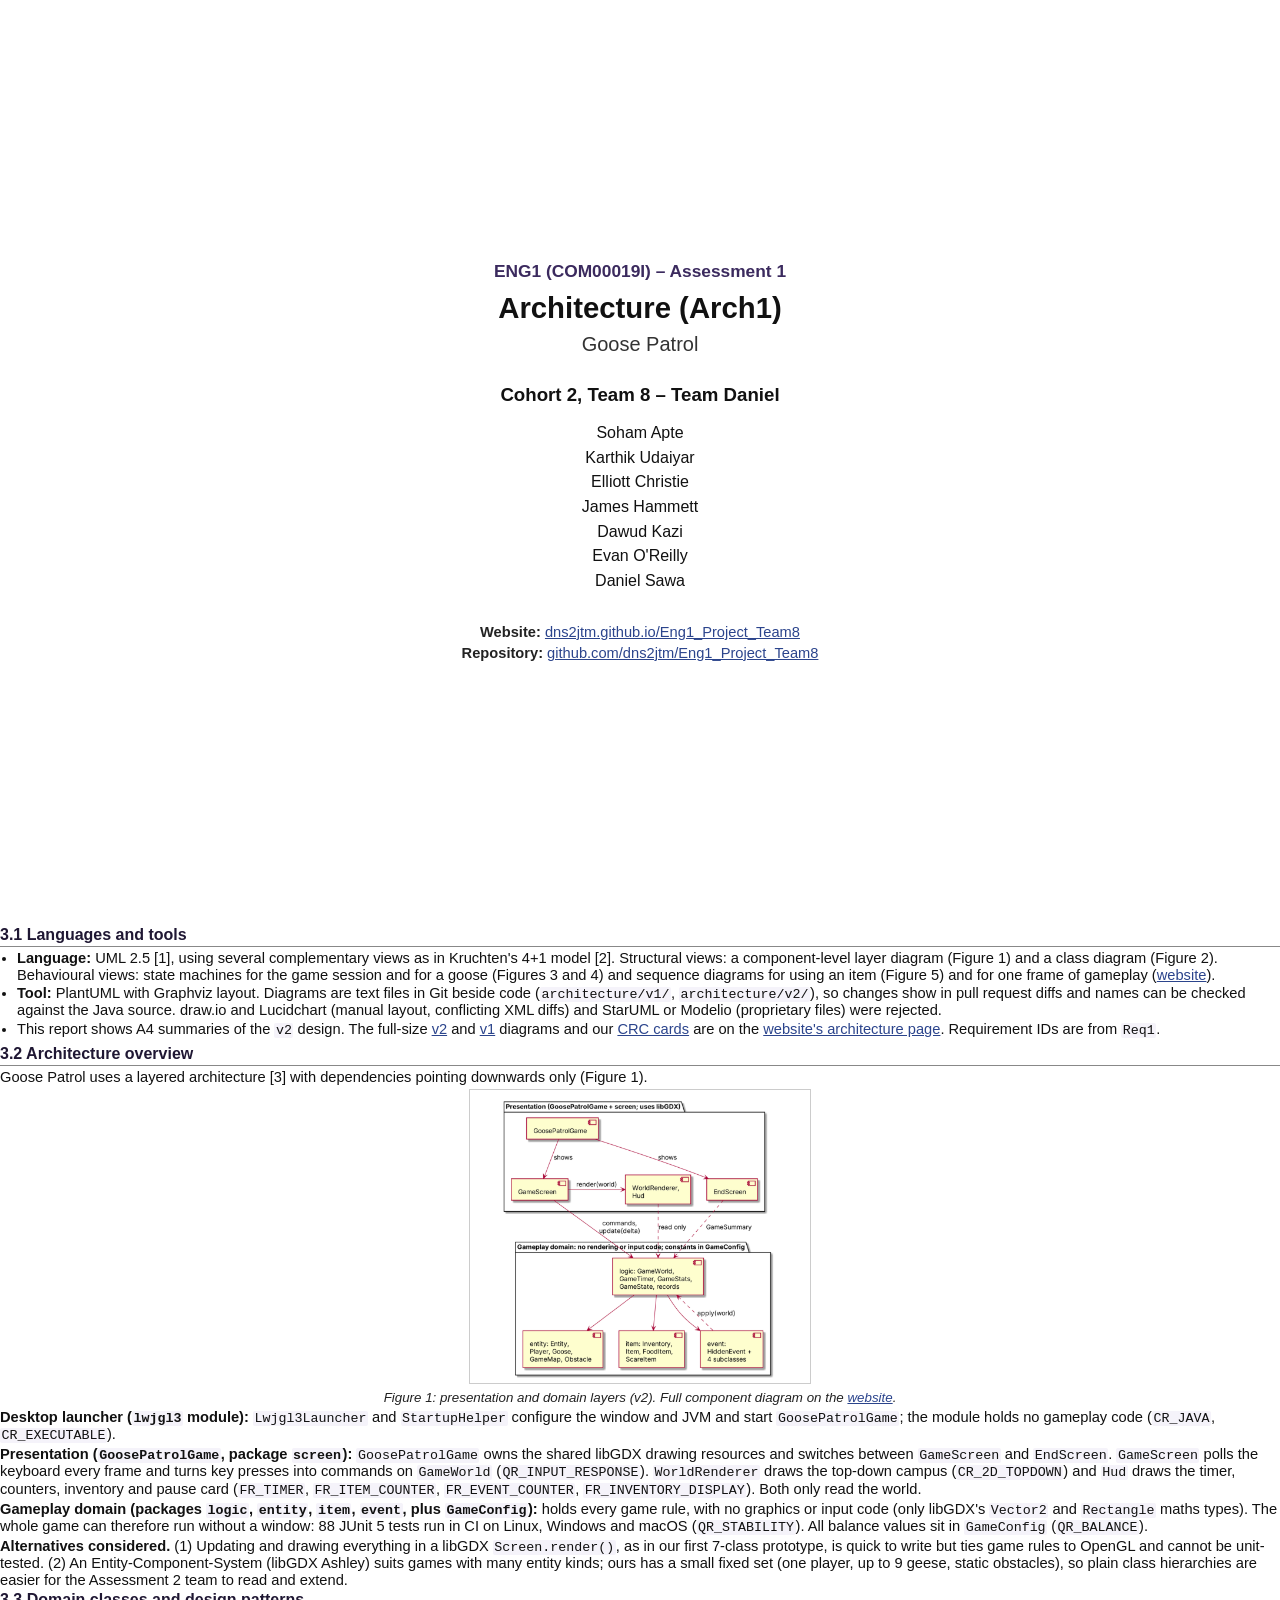
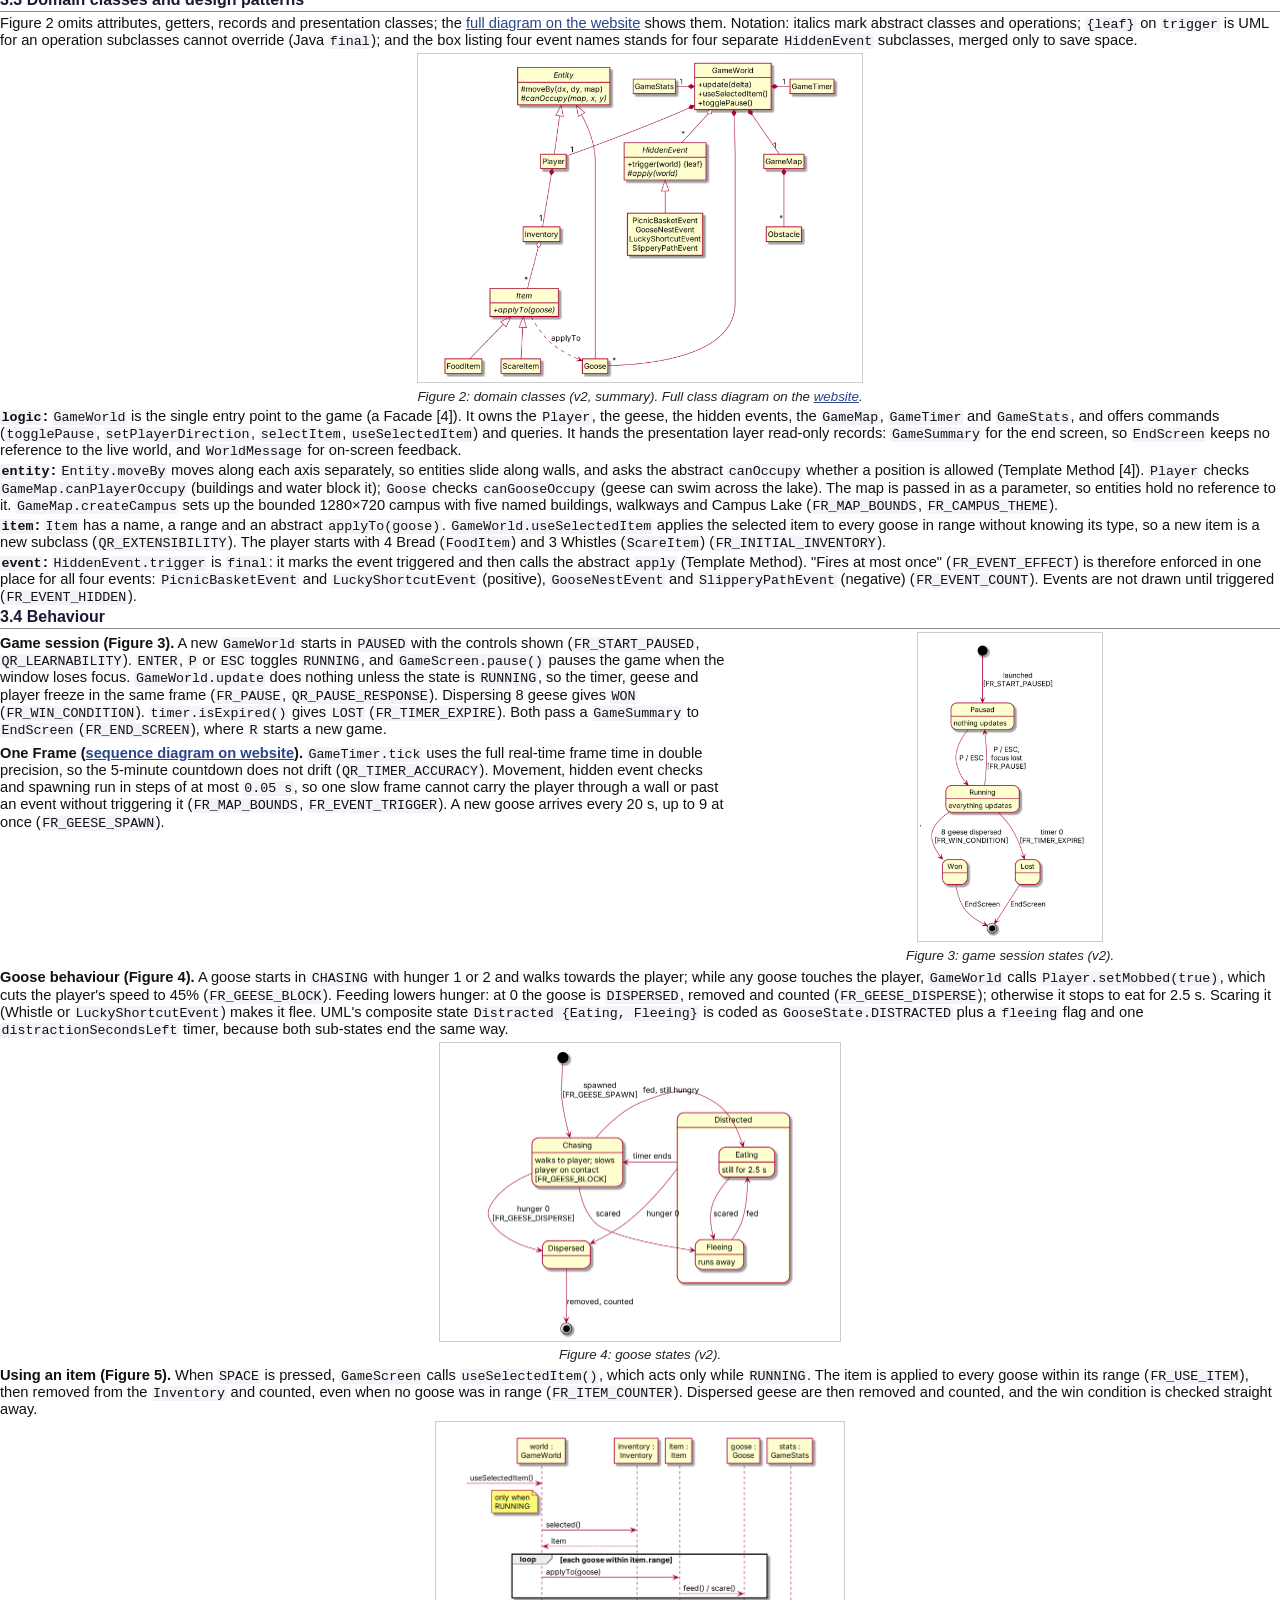
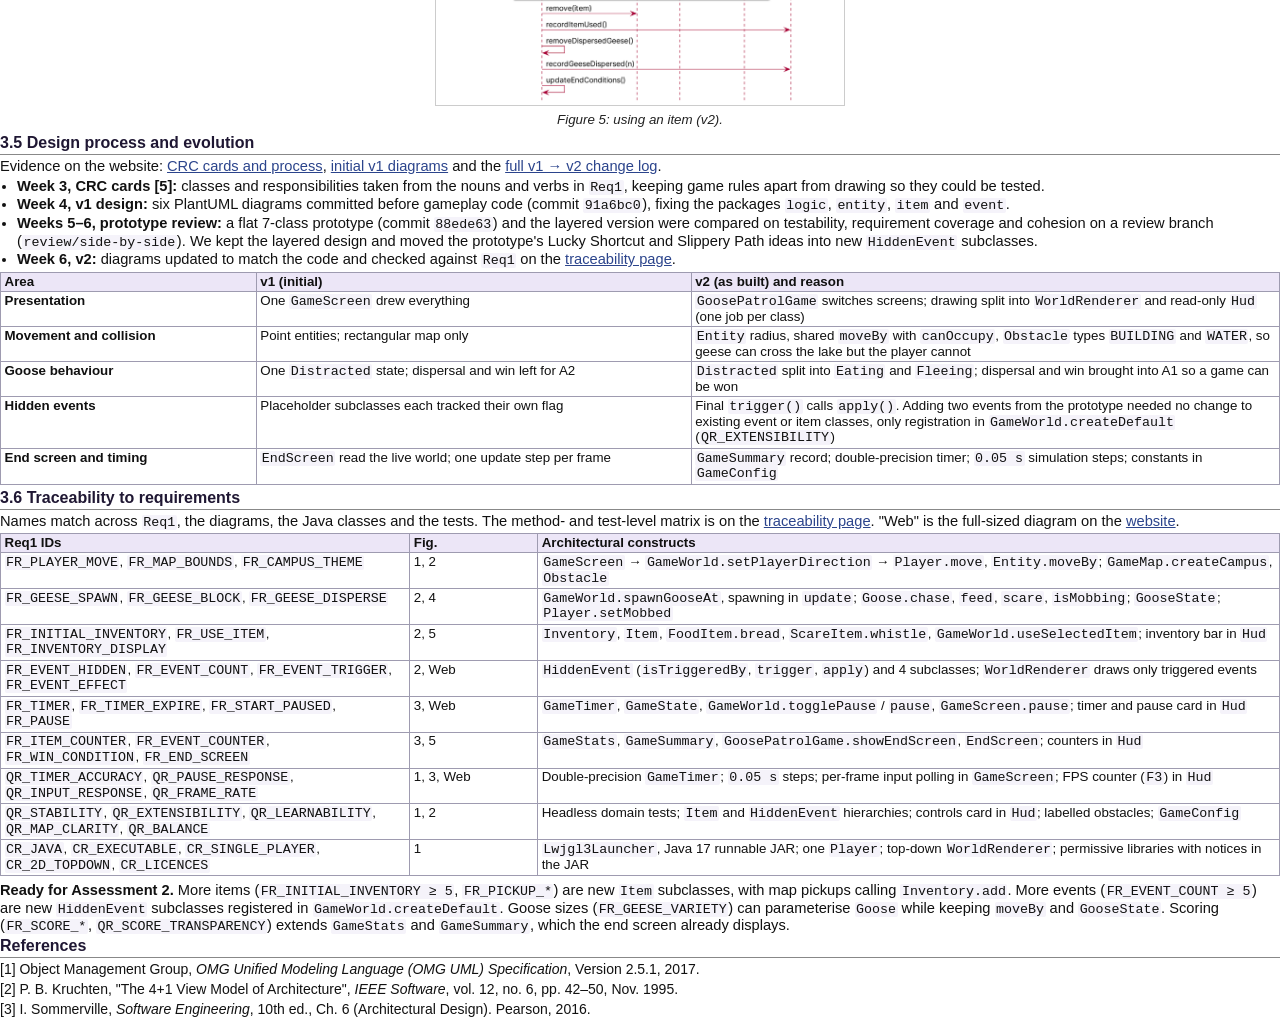
<file: deliverables/Arch1.html>
<!DOCTYPE html>
<html lang="en">
<head>
<meta charset="utf-8">
<title>Arch1 - Goose Patrol - Cohort 2, Team 8</title>
<link rel="stylesheet" href="deliverables.css">
</head>
<body>

<div class="title-page">
  <div class="module-label">ENG1 (COM00019I) &ndash; Assessment 1</div>
  <h1>Architecture (Arch1)</h1>
  <div class="product-name">Goose Patrol</div>
  <div class="group-heading">Cohort 2, Team 8 &ndash; Team Daniel</div>
  <ul class="members-list">
    <li>Soham Apte</li>
    <li>Karthik Udaiyar</li>
    <li>Elliott Christie</li>
    <li>James Hammett</li>
    <li>Dawud Kazi</li>
    <li>Evan O'Reilly</li>
    <li>Daniel Sawa</li>
  </ul>
  <div class="links-block">
    <b>Website:</b> <a href="https://dns2jtm.github.io/Eng1_Project_Team8/">dns2jtm.github.io/Eng1_Project_Team8</a><br>
    <b>Repository:</b> <a href="https://github.com/dns2jtm/Eng1_Project_Team8">github.com/dns2jtm/Eng1_Project_Team8</a>
  </div>
</div>

<div class="page-break"></div>

<h2 style="margin-top:0;">3.1 Languages and tools</h2>
<ul>
  <li><b>Language:</b> UML 2.5 [1], using several complementary views as in Kruchten's 4+1 model [2]. Structural views: a component-level layer diagram (Figure 1) and a class diagram (Figure 2). Behavioural views: state machines for the game session and for a goose (Figures 3 and 4) and sequence diagrams for using an item (Figure 5) and for one frame of gameplay (<a href="https://dns2jtm.github.io/Eng1_Project_Team8/architecture.html#v2">website</a>).</li>
  <li><b>Tool:</b> PlantUML with Graphviz layout. Diagrams are text files in Git beside code (<code>architecture/v1/</code>, <code>architecture/v2/</code>), so changes show in pull request diffs and names can be checked against the Java source. draw.io and Lucidchart (manual layout, conflicting XML diffs) and StarUML or Modelio (proprietary files) were rejected.</li>
  <li>This report shows A4 summaries of the <code>v2</code> design. The full-size <a href="https://dns2jtm.github.io/Eng1_Project_Team8/architecture.html#v2">v2</a> and <a href="https://dns2jtm.github.io/Eng1_Project_Team8/architecture.html#v1">v1</a> diagrams and our <a href="https://dns2jtm.github.io/Eng1_Project_Team8/architecture.html#process">CRC cards</a> are on the <a href="https://dns2jtm.github.io/Eng1_Project_Team8/architecture.html">website's architecture page</a>. Requirement IDs are from <code>Req1</code>.</li>
</ul>

<h2>3.2 Architecture overview</h2>
<p>Goose Patrol uses a layered architecture [3] with dependencies pointing downwards only (Figure 1).</p>

<div class="diagram-box">
  <img src="figures/arch-fig1.png" alt="Figure 1: presentation and domain layers (v2)" style="max-height:295px;">
  <div class="diagram-caption"><i>Figure 1: presentation and domain layers (v2). Full component diagram on the <a href="https://dns2jtm.github.io/Eng1_Project_Team8/architecture.html#v2">website</a>.</i></div>
</div>

<p><b>Desktop launcher (<code>lwjgl3</code> module):</b> <code>Lwjgl3Launcher</code> and <code>StartupHelper</code> configure the window and JVM and start <code>GoosePatrolGame</code>; the module holds no gameplay code (<code>CR_JAVA</code>, <code>CR_EXECUTABLE</code>).</p>

<p><b>Presentation (<code>GoosePatrolGame</code>, package <code>screen</code>):</b> <code>GoosePatrolGame</code> owns the shared libGDX drawing resources and switches between <code>GameScreen</code> and <code>EndScreen</code>. <code>GameScreen</code> polls the keyboard every frame and turns key presses into commands on <code>GameWorld</code> (<code>QR_INPUT_RESPONSE</code>). <code>WorldRenderer</code> draws the top-down campus (<code>CR_2D_TOPDOWN</code>) and <code>Hud</code> draws the timer, counters, inventory and pause card (<code>FR_TIMER</code>, <code>FR_ITEM_COUNTER</code>, <code>FR_EVENT_COUNTER</code>, <code>FR_INVENTORY_DISPLAY</code>). Both only read the world.</p>

<p><b>Gameplay domain (packages <code>logic</code>, <code>entity</code>, <code>item</code>, <code>event</code>, plus <code>GameConfig</code>):</b> holds every game rule, with no graphics or input code (only libGDX's <code>Vector2</code> and <code>Rectangle</code> maths types). The whole game can therefore run without a window: 88 JUnit 5 tests run in CI on Linux, Windows and macOS (<code>QR_STABILITY</code>). All balance values sit in <code>GameConfig</code> (<code>QR_BALANCE</code>).</p>

<p><b>Alternatives considered.</b> (1) Updating and drawing everything in a libGDX <code>Screen.render()</code>, as in our first 7-class prototype, is quick to write but ties game rules to OpenGL and cannot be unit-tested. (2) An Entity-Component-System (libGDX Ashley) suits games with many entity kinds; ours has a small fixed set (one player, up to 9 geese, static obstacles), so plain class hierarchies are easier for the Assessment 2 team to read and extend.</p>

<div class="page-break"></div>

<h2 style="margin-top:0;">3.3 Domain classes and design patterns</h2>
<p>Figure 2 omits attributes, getters, records and presentation classes; the <a href="https://dns2jtm.github.io/Eng1_Project_Team8/architecture.html#v2">full diagram on the website</a> shows them. Notation: italics mark abstract classes and operations; <code>{leaf}</code> on <code>trigger</code> is UML for an operation subclasses cannot override (Java <code>final</code>); and the box listing four event names stands for four separate <code>HiddenEvent</code> subclasses, merged only to save space.</p>

<div class="diagram-box">
  <img src="figures/arch-fig2.png" alt="Figure 2: domain classes (v2, summary)" style="max-height:330px;">
  <div class="diagram-caption"><i>Figure 2: domain classes (v2, summary). Full class diagram on the <a href="https://dns2jtm.github.io/Eng1_Project_Team8/architecture.html#v2">website</a>.</i></div>
</div>

<p><b><code>logic</code>:</b> <code>GameWorld</code> is the single entry point to the game (a Facade [4]). It owns the <code>Player</code>, the geese, the hidden events, the <code>GameMap</code>, <code>GameTimer</code> and <code>GameStats</code>, and offers commands (<code>togglePause</code>, <code>setPlayerDirection</code>, <code>selectItem</code>, <code>useSelectedItem</code>) and queries. It hands the presentation layer read-only records: <code>GameSummary</code> for the end screen, so <code>EndScreen</code> keeps no reference to the live world, and <code>WorldMessage</code> for on-screen feedback.</p>

<p><b><code>entity</code>:</b> <code>Entity.moveBy</code> moves along each axis separately, so entities slide along walls, and asks the abstract <code>canOccupy</code> whether a position is allowed (Template Method [4]). <code>Player</code> checks <code>GameMap.canPlayerOccupy</code> (buildings and water block it); <code>Goose</code> checks <code>canGooseOccupy</code> (geese can swim across the lake). The map is passed in as a parameter, so entities hold no reference to it. <code>GameMap.createCampus</code> sets up the bounded 1280&times;720 campus with five named buildings, walkways and Campus Lake (<code>FR_MAP_BOUNDS</code>, <code>FR_CAMPUS_THEME</code>).</p>

<p><b><code>item</code>:</b> <code>Item</code> has a name, a range and an abstract <code>applyTo(goose)</code>. <code>GameWorld.useSelectedItem</code> applies the selected item to every goose in range without knowing its type, so a new item is a new subclass (<code>QR_EXTENSIBILITY</code>). The player starts with 4 Bread (<code>FoodItem</code>) and 3 Whistles (<code>ScareItem</code>) (<code>FR_INITIAL_INVENTORY</code>).</p>

<p><b><code>event</code>:</b> <code>HiddenEvent.trigger</code> is <code>final</code>: it marks the event triggered and then calls the abstract <code>apply</code> (Template Method). "Fires at most once" (<code>FR_EVENT_EFFECT</code>) is therefore enforced in one place for all four events: <code>PicnicBasketEvent</code> and <code>LuckyShortcutEvent</code> (positive), <code>GooseNestEvent</code> and <code>SlipperyPathEvent</code> (negative) (<code>FR_EVENT_COUNT</code>). Events are not drawn until triggered (<code>FR_EVENT_HIDDEN</code>).</p>

<div class="page-break"></div>

<h2 style="margin-top:0;">3.4 Behaviour</h2>
<div style="display:grid; grid-template-columns: 1.15fr 0.85fr; gap: 10px; align-items: start;">
  <div>
    <p><b>Game session (Figure 3).</b> A new <code>GameWorld</code> starts in <code>PAUSED</code> with the controls shown (<code>FR_START_PAUSED</code>, <code>QR_LEARNABILITY</code>). <code>ENTER</code>, <code>P</code> or <code>ESC</code> toggles <code>RUNNING</code>, and <code>GameScreen.pause()</code> pauses the game when the window loses focus. <code>GameWorld.update</code> does nothing unless the state is <code>RUNNING</code>, so the timer, geese and player freeze in the same frame (<code>FR_PAUSE</code>, <code>QR_PAUSE_RESPONSE</code>). Dispersing 8 geese gives <code>WON</code> (<code>FR_WIN_CONDITION</code>). <code>timer.isExpired()</code> gives <code>LOST</code> (<code>FR_TIMER_EXPIRE</code>). Both pass a <code>GameSummary</code> to <code>EndScreen</code> (<code>FR_END_SCREEN</code>), where <code>R</code> starts a new game.</p>

    <p style="margin-top:6px;"><b>One Frame (<a href="https://dns2jtm.github.io/Eng1_Project_Team8/architecture.html#v2">sequence diagram on website</a>).</b> <code>GameTimer.tick</code> uses the full real-time frame time in double precision, so the 5-minute countdown does not drift (<code>QR_TIMER_ACCURACY</code>). Movement, hidden event checks and spawning run in steps of at most <code>0.05 s</code>, so one slow frame cannot carry the player through a wall or past an event without triggering it (<code>FR_MAP_BOUNDS</code>, <code>FR_EVENT_TRIGGER</code>). A new goose arrives every 20 s, up to 9 at once (<code>FR_GEESE_SPAWN</code>).</p>
  </div>
  <div class="diagram-box" style="margin:0;">
    <img src="figures/arch-fig3.png" alt="Figure 3: game session states (v2)" style="max-height:310px;">
    <div class="diagram-caption"><i>Figure 3: game session states (v2).</i></div>
  </div>
</div>

<p style="margin-top:6px;"><b>Goose behaviour (Figure 4).</b> A goose starts in <code>CHASING</code> with hunger 1 or 2 and walks towards the player; while any goose touches the player, <code>GameWorld</code> calls <code>Player.setMobbed(true)</code>, which cuts the player's speed to 45% (<code>FR_GEESE_BLOCK</code>). Feeding lowers hunger: at 0 the goose is <code>DISPERSED</code>, removed and counted (<code>FR_GEESE_DISPERSE</code>); otherwise it stops to eat for 2.5 s. Scaring it (Whistle or <code>LuckyShortcutEvent</code>) makes it flee. UML's composite state <code>Distracted {Eating, Fleeing}</code> is coded as <code>GooseState.DISTRACTED</code> plus a <code>fleeing</code> flag and one <code>distractionSecondsLeft</code> timer, because both sub-states end the same way.</p>

<div class="diagram-box">
  <img src="figures/arch-fig4.png" alt="Figure 4: goose states (v2)" style="max-height:300px;">
  <div class="diagram-caption"><i>Figure 4: goose states (v2).</i></div>
</div>

<div class="page-break"></div>

<p style="margin-top:0;"><b>Using an item (Figure 5).</b> When <code>SPACE</code> is pressed, <code>GameScreen</code> calls <code>useSelectedItem()</code>, which acts only while <code>RUNNING</code>. The item is applied to every goose within its range (<code>FR_USE_ITEM</code>), then removed from the <code>Inventory</code> and counted, even when no goose was in range (<code>FR_ITEM_COUNTER</code>). Dispersed geese are then removed and counted, and the win condition is checked straight away.</p>

<div class="diagram-box">
  <img src="figures/arch-fig5.png" alt="Figure 5: using an item (v2)" style="max-height:285px;">
  <div class="diagram-caption"><i>Figure 5: using an item (v2).</i></div>
</div>

<h2>3.5 Design process and evolution</h2>
<p>Evidence on the website: <a href="https://dns2jtm.github.io/Eng1_Project_Team8/architecture.html#process">CRC cards and process</a>, <a href="https://dns2jtm.github.io/Eng1_Project_Team8/architecture.html#v1">initial v1 diagrams</a> and the <a href="https://dns2jtm.github.io/Eng1_Project_Team8/architecture.html#evolution">full v1 &rarr; v2 change log</a>.</p>
<ul>
  <li><b>Week 3, CRC cards [5]:</b> classes and responsibilities taken from the nouns and verbs in <code>Req1</code>, keeping game rules apart from drawing so they could be tested.</li>
  <li><b>Week 4, v1 design:</b> six PlantUML diagrams committed before gameplay code (commit <code>91a6bc0</code>), fixing the packages <code>logic</code>, <code>entity</code>, <code>item</code> and <code>event</code>.</li>
  <li><b>Weeks 5&ndash;6, prototype review:</b> a flat 7-class prototype (commit <code>88ede63</code>) and the layered version were compared on testability, requirement coverage and cohesion on a review branch (<code>review/side-by-side</code>). We kept the layered design and moved the prototype's Lucky Shortcut and Slippery Path ideas into new <code>HiddenEvent</code> subclasses.</li>
  <li><b>Week 6, v2:</b> diagrams updated to match the code and checked against <code>Req1</code> on the <a href="https://dns2jtm.github.io/Eng1_Project_Team8/traceability.html">traceability page</a>.</li>
</ul>

<table class="compact-table">
  <tr><th style="width:20%;">Area</th><th style="width:34%;">v1 (initial)</th><th style="width:46%;">v2 (as built) and reason</th></tr>
  <tr>
    <td><b>Presentation</b></td>
    <td>One <code>GameScreen</code> drew everything</td>
    <td><code>GoosePatrolGame</code> switches screens; drawing split into <code>WorldRenderer</code> and read-only <code>Hud</code> (one job per class)</td>
  </tr>
  <tr>
    <td><b>Movement and collision</b></td>
    <td>Point entities; rectangular map only</td>
    <td><code>Entity</code> radius, shared <code>moveBy</code> with <code>canOccupy</code>, <code>Obstacle</code> types <code>BUILDING</code> and <code>WATER</code>, so geese can cross the lake but the player cannot</td>
  </tr>
  <tr>
    <td><b>Goose behaviour</b></td>
    <td>One <code>Distracted</code> state; dispersal and win left for A2</td>
    <td><code>Distracted</code> split into <code>Eating</code> and <code>Fleeing</code>; dispersal and win brought into A1 so a game can be won</td>
  </tr>
  <tr>
    <td><b>Hidden events</b></td>
    <td>Placeholder subclasses each tracked their own flag</td>
    <td>Final <code>trigger()</code> calls <code>apply()</code>. Adding two events from the prototype needed no change to existing event or item classes, only registration in <code>GameWorld.createDefault</code> (<code>QR_EXTENSIBILITY</code>)</td>
  </tr>
  <tr>
    <td><b>End screen and timing</b></td>
    <td><code>EndScreen</code> read the live world; one update step per frame</td>
    <td><code>GameSummary</code> record; double-precision timer; <code>0.05 s</code> simulation steps; constants in <code>GameConfig</code></td>
  </tr>
</table>

<div class="page-break"></div>

<h2 style="margin-top:0;">3.6 Traceability to requirements</h2>
<p>Names match across <code>Req1</code>, the diagrams, the Java classes and the tests. The method- and test-level matrix is on the <a href="https://dns2jtm.github.io/Eng1_Project_Team8/traceability.html">traceability page</a>. "Web" is the full-sized diagram on the <a href="https://dns2jtm.github.io/Eng1_Project_Team8/architecture.html#v2">website</a>.</p>

<table class="compact-table">
  <tr><th style="width:32%;">Req1 IDs</th><th style="width:10%;">Fig.</th><th style="width:58%;">Architectural constructs</th></tr>
  <tr>
    <td><code>FR_PLAYER_MOVE</code>, <code>FR_MAP_BOUNDS</code>, <code>FR_CAMPUS_THEME</code></td>
    <td>1, 2</td>
    <td><code>GameScreen</code> &rarr; <code>GameWorld.setPlayerDirection</code> &rarr; <code>Player.move</code>, <code>Entity.moveBy</code>; <code>GameMap.createCampus</code>, <code>Obstacle</code></td>
  </tr>
  <tr>
    <td><code>FR_GEESE_SPAWN</code>, <code>FR_GEESE_BLOCK</code>, <code>FR_GEESE_DISPERSE</code></td>
    <td>2, 4</td>
    <td><code>GameWorld.spawnGooseAt</code>, spawning in <code>update</code>; <code>Goose.chase</code>, <code>feed</code>, <code>scare</code>, <code>isMobbing</code>; <code>GooseState</code>; <code>Player.setMobbed</code></td>
  </tr>
  <tr>
    <td><code>FR_INITIAL_INVENTORY</code>, <code>FR_USE_ITEM</code>, <code>FR_INVENTORY_DISPLAY</code></td>
    <td>2, 5</td>
    <td><code>Inventory</code>, <code>Item</code>, <code>FoodItem.bread</code>, <code>ScareItem.whistle</code>, <code>GameWorld.useSelectedItem</code>; inventory bar in <code>Hud</code></td>
  </tr>
  <tr>
    <td><code>FR_EVENT_HIDDEN</code>, <code>FR_EVENT_COUNT</code>, <code>FR_EVENT_TRIGGER</code>, <code>FR_EVENT_EFFECT</code></td>
    <td>2, Web</td>
    <td><code>HiddenEvent</code> (<code>isTriggeredBy</code>, <code>trigger</code>, <code>apply</code>) and 4 subclasses; <code>WorldRenderer</code> draws only triggered events</td>
  </tr>
  <tr>
    <td><code>FR_TIMER</code>, <code>FR_TIMER_EXPIRE</code>, <code>FR_START_PAUSED</code>, <code>FR_PAUSE</code></td>
    <td>3, Web</td>
    <td><code>GameTimer</code>, <code>GameState</code>, <code>GameWorld.togglePause</code> / <code>pause</code>, <code>GameScreen.pause</code>; timer and pause card in <code>Hud</code></td>
  </tr>
  <tr>
    <td><code>FR_ITEM_COUNTER</code>, <code>FR_EVENT_COUNTER</code>, <code>FR_WIN_CONDITION</code>, <code>FR_END_SCREEN</code></td>
    <td>3, 5</td>
    <td><code>GameStats</code>, <code>GameSummary</code>, <code>GoosePatrolGame.showEndScreen</code>, <code>EndScreen</code>; counters in <code>Hud</code></td>
  </tr>
  <tr>
    <td><code>QR_TIMER_ACCURACY</code>, <code>QR_PAUSE_RESPONSE</code>, <code>QR_INPUT_RESPONSE</code>, <code>QR_FRAME_RATE</code></td>
    <td>1, 3, Web</td>
    <td>Double-precision <code>GameTimer</code>; <code>0.05 s</code> steps; per-frame input polling in <code>GameScreen</code>; FPS counter (<code>F3</code>) in <code>Hud</code></td>
  </tr>
  <tr>
    <td><code>QR_STABILITY</code>, <code>QR_EXTENSIBILITY</code>, <code>QR_LEARNABILITY</code>, <code>QR_MAP_CLARITY</code>, <code>QR_BALANCE</code></td>
    <td>1, 2</td>
    <td>Headless domain tests; <code>Item</code> and <code>HiddenEvent</code> hierarchies; controls card in <code>Hud</code>; labelled obstacles; <code>GameConfig</code></td>
  </tr>
  <tr>
    <td><code>CR_JAVA</code>, <code>CR_EXECUTABLE</code>, <code>CR_SINGLE_PLAYER</code>, <code>CR_2D_TOPDOWN</code>, <code>CR_LICENCES</code></td>
    <td>1</td>
    <td><code>Lwjgl3Launcher</code>, Java 17 runnable JAR; one <code>Player</code>; top-down <code>WorldRenderer</code>; permissive libraries with notices in the JAR</td>
  </tr>
</table>

<p style="margin-top:6px;"><b>Ready for Assessment 2.</b> More items (<code>FR_INITIAL_INVENTORY &ge; 5</code>, <code>FR_PICKUP_*</code>) are new <code>Item</code> subclasses, with map pickups calling <code>Inventory.add</code>. More events (<code>FR_EVENT_COUNT &ge; 5</code>) are new <code>HiddenEvent</code> subclasses registered in <code>GameWorld.createDefault</code>. Goose sizes (<code>FR_GEESE_VARIETY</code>) can parameterise <code>Goose</code> while keeping <code>moveBy</code> and <code>GooseState</code>. Scoring (<code>FR_SCORE_*</code>, <code>QR_SCORE_TRANSPARENCY</code>) extends <code>GameStats</code> and <code>GameSummary</code>, which the end screen already displays.</p>

<div class="page-break"></div>

<h2 style="margin-top:0;">References</h2>
<ul class="refs">
  <li>[1] Object Management Group, <i>OMG Unified Modeling Language (OMG UML) Specification</i>, Version 2.5.1, 2017.</li>
  <li>[2] P. B. Kruchten, "The 4+1 View Model of Architecture", <i>IEEE Software</i>, vol. 12, no. 6, pp. 42&ndash;50, Nov. 1995.</li>
  <li>[3] I. Sommerville, <i>Software Engineering</i>, 10th ed., Ch. 6 (Architectural Design). Pearson, 2016.</li>
  <li>[4] E. Gamma, R. Helm, R. Johnson and J. Vlissides, <i>Design Patterns: Elements of Reusable Object-Oriented Software</i>. Addison-Wesley, 1994.</li>
  <li>[5] K. Beck and W. Cunningham, "A Laboratory for Teaching Object-Oriented Thinking", in <i>Proc. OOPSLA '89</i>, ACM, 1989, pp. 1&ndash;6.</li>
</ul>

</body>
</html>
</file>
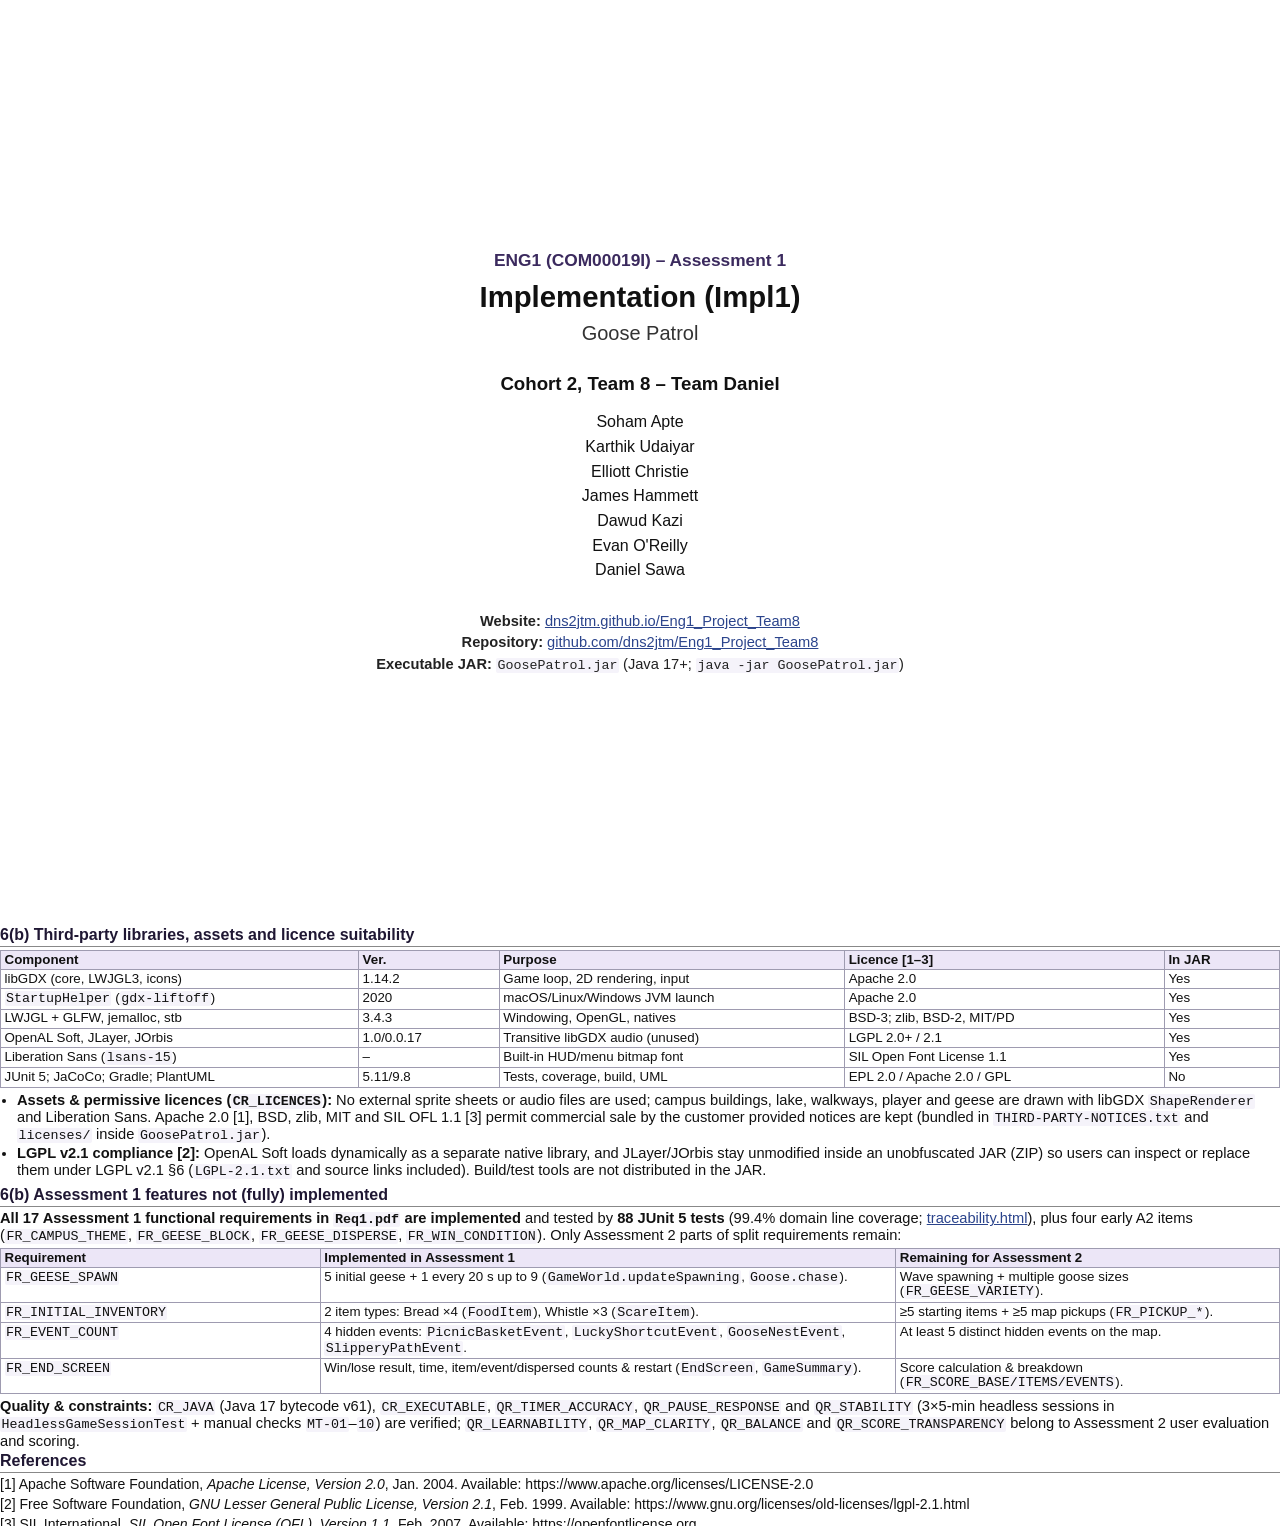
<file: deliverables/Impl1.html>
<!DOCTYPE html>
<html lang="en">
<head>
<meta charset="utf-8">
<title>Impl1 - Goose Patrol - Cohort 2, Team 8</title>
<link rel="stylesheet" href="deliverables.css">
</head>
<body>

<div class="title-page">
  <div class="module-label">ENG1 (COM00019I) &ndash; Assessment 1</div>
  <h1>Implementation (Impl1)</h1>
  <div class="product-name">Goose Patrol</div>
  <div class="group-heading">Cohort 2, Team 8 &ndash; Team Daniel</div>
  <ul class="members-list">
    <li>Soham Apte</li>
    <li>Karthik Udaiyar</li>
    <li>Elliott Christie</li>
    <li>James Hammett</li>
    <li>Dawud Kazi</li>
    <li>Evan O'Reilly</li>
    <li>Daniel Sawa</li>
  </ul>
  <div class="links-block">
    <b>Website:</b> <a href="https://dns2jtm.github.io/Eng1_Project_Team8/">dns2jtm.github.io/Eng1_Project_Team8</a><br>
    <b>Repository:</b> <a href="https://github.com/dns2jtm/Eng1_Project_Team8">github.com/dns2jtm/Eng1_Project_Team8</a><br>
    <b>Executable JAR:</b> <code>GoosePatrol.jar</code> (Java 17+; <code>java -jar GoosePatrol.jar</code>)
  </div>
</div>

<div class="page-break"></div>

<h2 style="margin-top:0;">6(b) Third-party libraries, assets and licence suitability</h2>
<table class="compact-table">
  <tr><th style="width:28%;">Component</th><th style="width:11%;">Ver.</th><th style="width:27%;">Purpose</th><th style="width:25%;">Licence [1&ndash;3]</th><th style="width:9%;">In JAR</th></tr>
  <tr><td>libGDX (core, LWJGL3, icons)</td><td>1.14.2</td><td>Game loop, 2D rendering, input</td><td>Apache 2.0</td><td>Yes</td></tr>
  <tr><td><code>StartupHelper</code> (<code>gdx-liftoff</code>)</td><td>2020</td><td>macOS/Linux/Windows JVM launch</td><td>Apache 2.0</td><td>Yes</td></tr>
  <tr><td>LWJGL + GLFW, jemalloc, stb</td><td>3.4.3</td><td>Windowing, OpenGL, natives</td><td>BSD-3; zlib, BSD-2, MIT/PD</td><td>Yes</td></tr>
  <tr><td>OpenAL Soft, JLayer, JOrbis</td><td>1.0/0.0.17</td><td>Transitive libGDX audio (unused)</td><td>LGPL 2.0+ / 2.1</td><td>Yes</td></tr>
  <tr><td>Liberation Sans (<code>lsans-15</code>)</td><td>&ndash;</td><td>Built-in HUD/menu bitmap font</td><td>SIL Open Font License 1.1</td><td>Yes</td></tr>
  <tr><td>JUnit 5; JaCoCo; Gradle; PlantUML</td><td>5.11/9.8</td><td>Tests, coverage, build, UML</td><td>EPL 2.0 / Apache 2.0 / GPL</td><td>No</td></tr>
</table>

<ul>
  <li><b>Assets &amp; permissive licences (<code>CR_LICENCES</code>):</b> No external sprite sheets or audio files are used; campus buildings, lake, walkways, player and geese are drawn with libGDX <code>ShapeRenderer</code> and Liberation Sans. Apache 2.0 [1], BSD, zlib, MIT and SIL OFL 1.1 [3] permit commercial sale by the customer provided notices are kept (bundled in <code>THIRD-PARTY-NOTICES.txt</code> and <code>licenses/</code> inside <code>GoosePatrol.jar</code>).</li>
  <li><b>LGPL v2.1 compliance [2]:</b> OpenAL Soft loads dynamically as a separate native library, and JLayer/JOrbis stay unmodified inside an unobfuscated JAR (ZIP) so users can inspect or replace them under LGPL v2.1 &sect;6 (<code>LGPL-2.1.txt</code> and source links included). Build/test tools are not distributed in the JAR.</li>
</ul>

<h2>6(b) Assessment 1 features not (fully) implemented</h2>
<p><b>All 17 Assessment 1 functional requirements in <code>Req1.pdf</code> are implemented</b> and tested by <b>88 JUnit 5 tests</b> (99.4% domain line coverage; <a href="https://dns2jtm.github.io/Eng1_Project_Team8/traceability.html">traceability.html</a>), plus four early A2 items (<code>FR_CAMPUS_THEME</code>, <code>FR_GEESE_BLOCK</code>, <code>FR_GEESE_DISPERSE</code>, <code>FR_WIN_CONDITION</code>). Only Assessment 2 parts of split requirements remain:</p>

<table class="compact-table">
  <tr><th style="width:25%;">Requirement</th><th style="width:45%;">Implemented in Assessment 1</th><th style="width:30%;">Remaining for Assessment 2</th></tr>
  <tr><td><code>FR_GEESE_SPAWN</code></td><td>5 initial geese + 1 every 20 s up to 9 (<code>GameWorld.updateSpawning</code>, <code>Goose.chase</code>).</td><td>Wave spawning + multiple goose sizes (<code>FR_GEESE_VARIETY</code>).</td></tr>
  <tr><td><code>FR_INITIAL_INVENTORY</code></td><td>2 item types: Bread &times;4 (<code>FoodItem</code>), Whistle &times;3 (<code>ScareItem</code>).</td><td>&ge;5 starting items + &ge;5 map pickups (<code>FR_PICKUP_*</code>).</td></tr>
  <tr><td><code>FR_EVENT_COUNT</code></td><td>4 hidden events: <code>PicnicBasketEvent</code>, <code>LuckyShortcutEvent</code>, <code>GooseNestEvent</code>, <code>SlipperyPathEvent</code>.</td><td>At least 5 distinct hidden events on the map.</td></tr>
  <tr><td><code>FR_END_SCREEN</code></td><td>Win/lose result, time, item/event/dispersed counts &amp; restart (<code>EndScreen</code>, <code>GameSummary</code>).</td><td>Score calculation &amp; breakdown (<code>FR_SCORE_BASE/ITEMS/EVENTS</code>).</td></tr>
</table>

<p><b>Quality &amp; constraints:</b> <code>CR_JAVA</code> (Java 17 bytecode v61), <code>CR_EXECUTABLE</code>, <code>QR_TIMER_ACCURACY</code>, <code>QR_PAUSE_RESPONSE</code> and <code>QR_STABILITY</code> (3&times;5-min headless sessions in <code>HeadlessGameSessionTest</code> + manual checks <code>MT-01</code>&ndash;<code>10</code>) are verified; <code>QR_LEARNABILITY</code>, <code>QR_MAP_CLARITY</code>, <code>QR_BALANCE</code> and <code>QR_SCORE_TRANSPARENCY</code> belong to Assessment 2 user evaluation and scoring.</p>

<div class="page-break"></div>

<h2 style="margin-top:0;">References</h2>
<ul class="refs">
  <li>[1] Apache Software Foundation, <i>Apache License, Version 2.0</i>, Jan. 2004. Available: https://www.apache.org/licenses/LICENSE-2.0</li>
  <li>[2] Free Software Foundation, <i>GNU Lesser General Public License, Version 2.1</i>, Feb. 1999. Available: https://www.gnu.org/licenses/old-licenses/lgpl-2.1.html</li>
  <li>[3] SIL International, <i>SIL Open Font License (OFL), Version 1.1</i>, Feb. 2007. Available: https://openfontlicense.org</li>
</ul>

</body>
</html>
</file>
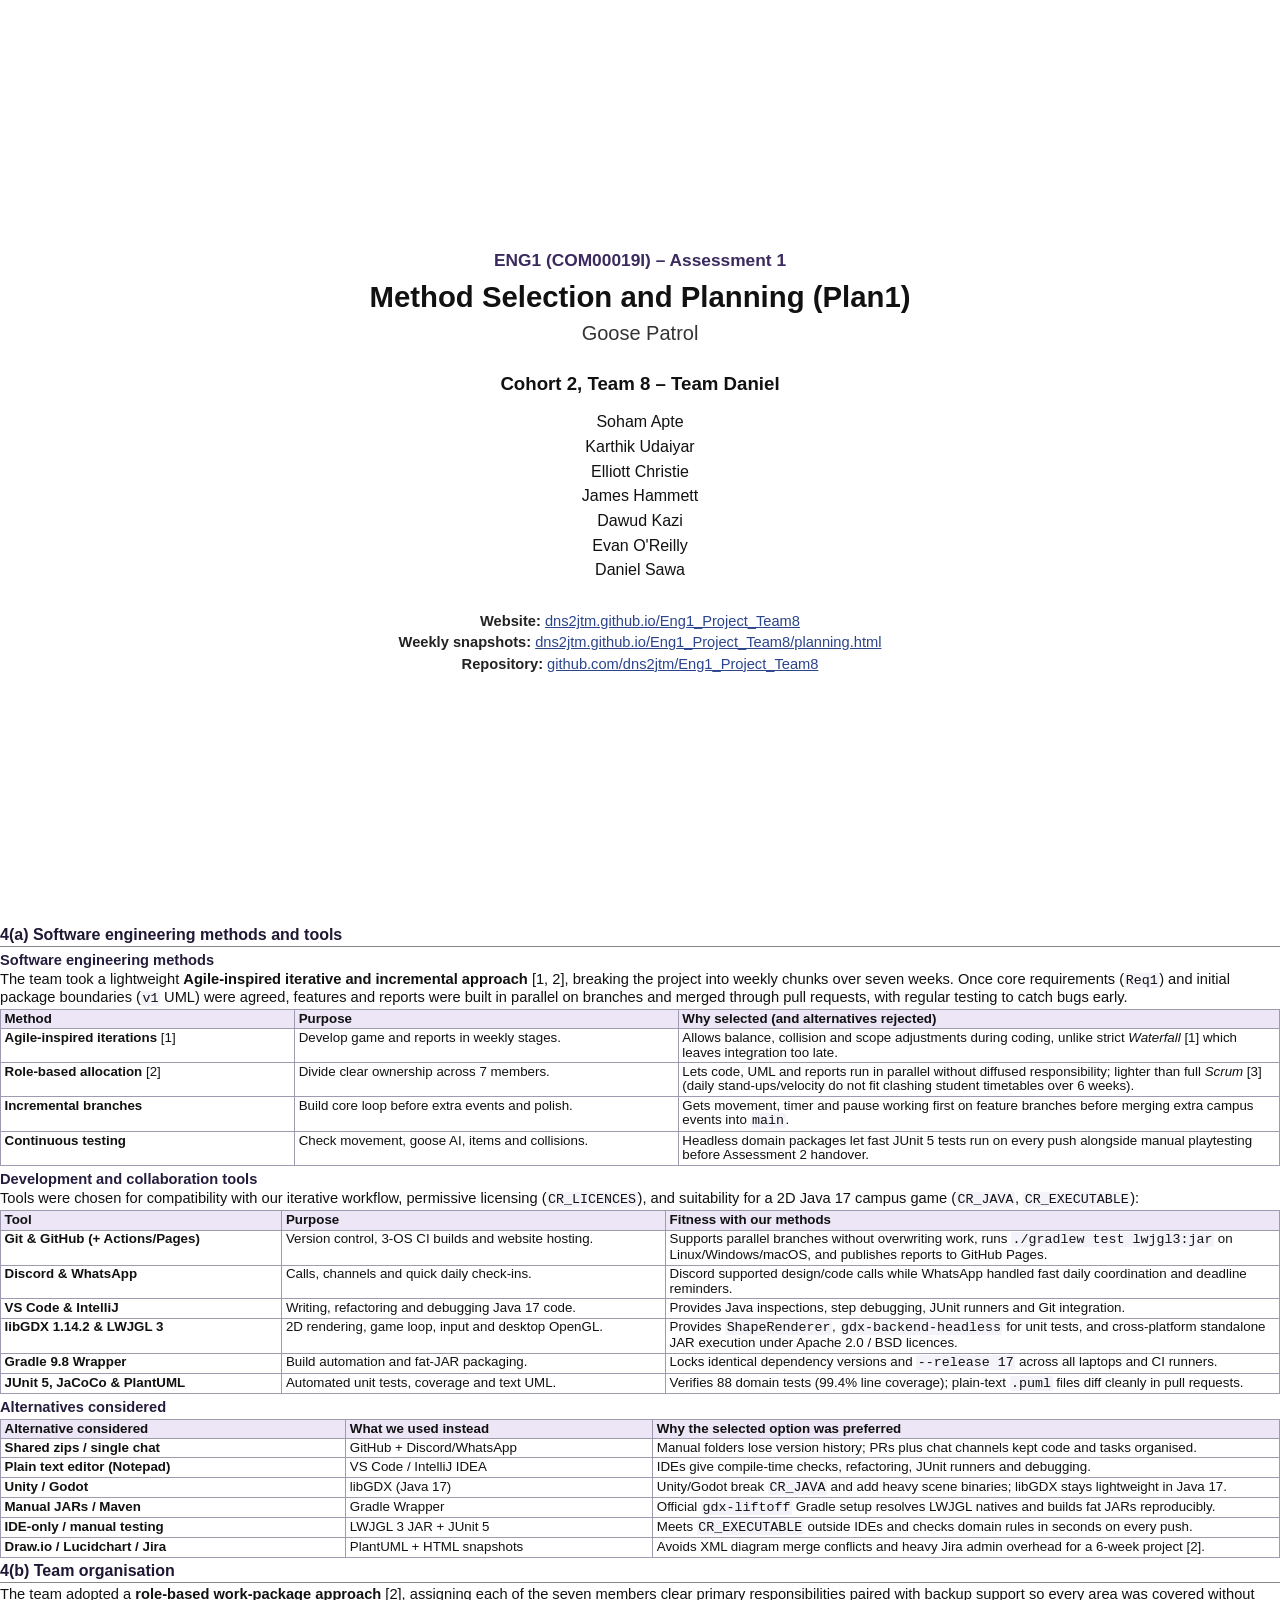
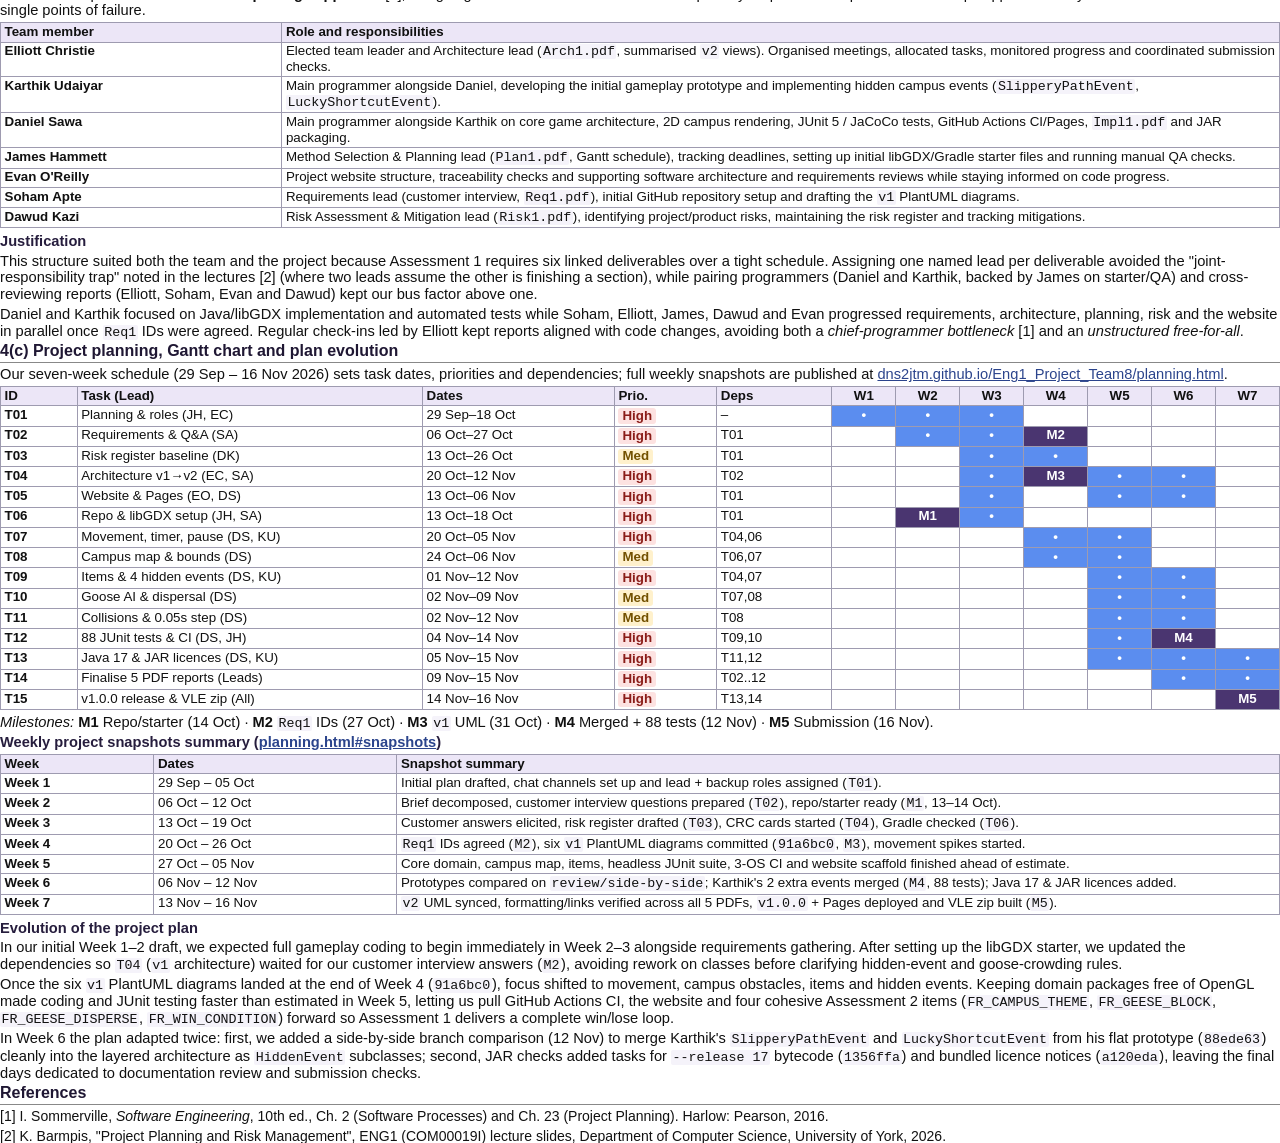
<file: deliverables/Plan1.html>
<!DOCTYPE html>
<html lang="en">
<head>
<meta charset="utf-8">
<title>Plan1 - Goose Patrol - Cohort 2, Team 8</title>
<link rel="stylesheet" href="deliverables.css">
<style>
  .gantt-cell { background: #5b8def; color: #fff; font-weight: 600; font-size: 10pt; text-align: center; }
  .gantt-done { background: #4a3570; color: #fff; font-weight: 700; font-size: 10pt; text-align: center; }
</style>
</head>
<body>

<div class="title-page">
  <div class="module-label">ENG1 (COM00019I) &ndash; Assessment 1</div>
  <h1>Method Selection and Planning (Plan1)</h1>
  <div class="product-name">Goose Patrol</div>
  <div class="group-heading">Cohort 2, Team 8 &ndash; Team Daniel</div>
  <ul class="members-list">
    <li>Soham Apte</li>
    <li>Karthik Udaiyar</li>
    <li>Elliott Christie</li>
    <li>James Hammett</li>
    <li>Dawud Kazi</li>
    <li>Evan O'Reilly</li>
    <li>Daniel Sawa</li>
  </ul>
  <div class="links-block">
    <b>Website:</b> <a href="https://dns2jtm.github.io/Eng1_Project_Team8/">dns2jtm.github.io/Eng1_Project_Team8</a><br>
    <b>Weekly snapshots:</b> <a href="https://dns2jtm.github.io/Eng1_Project_Team8/planning.html">dns2jtm.github.io/Eng1_Project_Team8/planning.html</a><br>
    <b>Repository:</b> <a href="https://github.com/dns2jtm/Eng1_Project_Team8">github.com/dns2jtm/Eng1_Project_Team8</a>
  </div>
</div>

<div class="page-break"></div>

<h2 style="margin-top:0;">4(a) Software engineering methods and tools</h2>

<h3>Software engineering methods</h3>
<p>The team took a lightweight <b>Agile-inspired iterative and incremental approach</b> [1, 2], breaking the project into weekly chunks over seven weeks. Once core requirements (<code>Req1</code>) and initial package boundaries (<code>v1</code> UML) were agreed, features and reports were built in parallel on branches and merged through pull requests, with regular testing to catch bugs early.</p>

<table class="compact-table">
  <tr><th style="width:23%;">Method</th><th style="width:30%;">Purpose</th><th style="width:47%;">Why selected (and alternatives rejected)</th></tr>
  <tr>
    <td><b>Agile-inspired iterations</b> [1]</td>
    <td>Develop game and reports in weekly stages.</td>
    <td>Allows balance, collision and scope adjustments during coding, unlike strict <i>Waterfall</i> [1] which leaves integration too late.</td>
  </tr>
  <tr>
    <td><b>Role-based allocation</b> [2]</td>
    <td>Divide clear ownership across 7 members.</td>
    <td>Lets code, UML and reports run in parallel without diffused responsibility; lighter than full <i>Scrum</i> [3] (daily stand-ups/velocity do not fit clashing student timetables over 6 weeks).</td>
  </tr>
  <tr>
    <td><b>Incremental branches</b></td>
    <td>Build core loop before extra events and polish.</td>
    <td>Gets movement, timer and pause working first on feature branches before merging extra campus events into <code>main</code>.</td>
  </tr>
  <tr>
    <td><b>Continuous testing</b></td>
    <td>Check movement, goose AI, items and collisions.</td>
    <td>Headless domain packages let fast JUnit 5 tests run on every push alongside manual playtesting before Assessment 2 handover.</td>
  </tr>
</table>

<h3>Development and collaboration tools</h3>
<p>Tools were chosen for compatibility with our iterative workflow, permissive licensing (<code>CR_LICENCES</code>), and suitability for a 2D Java 17 campus game (<code>CR_JAVA</code>, <code>CR_EXECUTABLE</code>):</p>

<table class="compact-table">
  <tr><th style="width:22%;">Tool</th><th style="width:30%;">Purpose</th><th style="width:48%;">Fitness with our methods</th></tr>
  <tr>
    <td><b>Git &amp; GitHub (+ Actions/Pages)</b></td>
    <td>Version control, 3-OS CI builds and website hosting.</td>
    <td>Supports parallel branches without overwriting work, runs <code>./gradlew test lwjgl3:jar</code> on Linux/Windows/macOS, and publishes reports to GitHub Pages.</td>
  </tr>
  <tr>
    <td><b>Discord &amp; WhatsApp</b></td>
    <td>Calls, channels and quick daily check-ins.</td>
    <td>Discord supported design/code calls while WhatsApp handled fast daily coordination and deadline reminders.</td>
  </tr>
  <tr>
    <td><b>VS Code &amp; IntelliJ</b></td>
    <td>Writing, refactoring and debugging Java 17 code.</td>
    <td>Provides Java inspections, step debugging, JUnit runners and Git integration.</td>
  </tr>
  <tr>
    <td><b>libGDX 1.14.2 &amp; LWJGL 3</b></td>
    <td>2D rendering, game loop, input and desktop OpenGL.</td>
    <td>Provides <code>ShapeRenderer</code>, <code>gdx-backend-headless</code> for unit tests, and cross-platform standalone JAR execution under Apache 2.0 / BSD licences.</td>
  </tr>
  <tr>
    <td><b>Gradle 9.8 Wrapper</b></td>
    <td>Build automation and fat-JAR packaging.</td>
    <td>Locks identical dependency versions and <code>--release 17</code> across all laptops and CI runners.</td>
  </tr>
  <tr>
    <td><b>JUnit 5, JaCoCo &amp; PlantUML</b></td>
    <td>Automated unit tests, coverage and text UML.</td>
    <td>Verifies 88 domain tests (99.4% line coverage); plain-text <code>.puml</code> files diff cleanly in pull requests.</td>
  </tr>
</table>

<h3>Alternatives considered</h3>
<table class="compact-table">
  <tr><th style="width:27%;">Alternative considered</th><th style="width:24%;">What we used instead</th><th style="width:49%;">Why the selected option was preferred</th></tr>
  <tr>
    <td><b>Shared zips / single chat</b></td>
    <td>GitHub + Discord/WhatsApp</td>
    <td>Manual folders lose version history; PRs plus chat channels kept code and tasks organised.</td>
  </tr>
  <tr>
    <td><b>Plain text editor (Notepad)</b></td>
    <td>VS Code / IntelliJ IDEA</td>
    <td>IDEs give compile-time checks, refactoring, JUnit runners and debugging.</td>
  </tr>
  <tr>
    <td><b>Unity / Godot</b></td>
    <td>libGDX (Java 17)</td>
    <td>Unity/Godot break <code>CR_JAVA</code> and add heavy scene binaries; libGDX stays lightweight in Java 17.</td>
  </tr>
  <tr>
    <td><b>Manual JARs / Maven</b></td>
    <td>Gradle Wrapper</td>
    <td>Official <code>gdx-liftoff</code> Gradle setup resolves LWJGL natives and builds fat JARs reproducibly.</td>
  </tr>
  <tr>
    <td><b>IDE-only / manual testing</b></td>
    <td>LWJGL 3 JAR + JUnit 5</td>
    <td>Meets <code>CR_EXECUTABLE</code> outside IDEs and checks domain rules in seconds on every push.</td>
  </tr>
  <tr>
    <td><b>Draw.io / Lucidchart / Jira</b></td>
    <td>PlantUML + HTML snapshots</td>
    <td>Avoids XML diagram merge conflicts and heavy Jira admin overhead for a 6-week project [2].</td>
  </tr>
</table>

<div class="page-break"></div>

<h2 style="margin-top:0;">4(b) Team organisation</h2>

<p>The team adopted a <b>role-based work-package approach</b> [2], assigning each of the seven members clear primary responsibilities paired with backup support so every area was covered without single points of failure.</p>

<table class="compact-table">
  <tr><th style="width:22%;">Team member</th><th style="width:78%;">Role and responsibilities</th></tr>
  <tr>
    <td><b>Elliott Christie</b></td>
    <td>Elected team leader and Architecture lead (<code>Arch1.pdf</code>, summarised <code>v2</code> views). Organised meetings, allocated tasks, monitored progress and coordinated submission checks.</td>
  </tr>
  <tr>
    <td><b>Karthik Udaiyar</b></td>
    <td>Main programmer alongside Daniel, developing the initial gameplay prototype and implementing hidden campus events (<code>SlipperyPathEvent</code>, <code>LuckyShortcutEvent</code>).</td>
  </tr>
  <tr>
    <td><b>Daniel Sawa</b></td>
    <td>Main programmer alongside Karthik on core game architecture, 2D campus rendering, JUnit 5 / JaCoCo tests, GitHub Actions CI/Pages, <code>Impl1.pdf</code> and JAR packaging.</td>
  </tr>
  <tr>
    <td><b>James Hammett</b></td>
    <td>Method Selection &amp; Planning lead (<code>Plan1.pdf</code>, Gantt schedule), tracking deadlines, setting up initial libGDX/Gradle starter files and running manual QA checks.</td>
  </tr>
  <tr>
    <td><b>Evan O'Reilly</b></td>
    <td>Project website structure, traceability checks and supporting software architecture and requirements reviews while staying informed on code progress.</td>
  </tr>
  <tr>
    <td><b>Soham Apte</b></td>
    <td>Requirements lead (customer interview, <code>Req1.pdf</code>), initial GitHub repository setup and drafting the <code>v1</code> PlantUML diagrams.</td>
  </tr>
  <tr>
    <td><b>Dawud Kazi</b></td>
    <td>Risk Assessment &amp; Mitigation lead (<code>Risk1.pdf</code>), identifying project/product risks, maintaining the risk register and tracking mitigations.</td>
  </tr>
</table>

<h3>Justification</h3>
<p>This structure suited both the team and the project because Assessment 1 requires six linked deliverables over a tight schedule. Assigning one named lead per deliverable avoided the "joint-responsibility trap" noted in the lectures [2] (where two leads assume the other is finishing a section), while pairing programmers (Daniel and Karthik, backed by James on starter/QA) and cross-reviewing reports (Elliott, Soham, Evan and Dawud) kept our bus factor above one.</p>

<p>Daniel and Karthik focused on Java/libGDX implementation and automated tests while Soham, Elliott, James, Dawud and Evan progressed requirements, architecture, planning, risk and the website in parallel once <code>Req1</code> IDs were agreed. Regular check-ins led by Elliott kept reports aligned with code changes, avoiding both a <i>chief-programmer bottleneck</i> [1] and an <i>unstructured free-for-all</i>.</p>

<div class="page-break"></div>

<h2 style="margin-top:0;">4(c) Project planning, Gantt chart and plan evolution</h2>

<p>Our seven-week schedule (29 Sep &ndash; 16 Nov 2026) sets task dates, priorities and dependencies; full weekly snapshots are published at <a href="https://dns2jtm.github.io/Eng1_Project_Team8/planning.html">dns2jtm.github.io/Eng1_Project_Team8/planning.html</a>.</p>

<table class="compact-table">
  <tr>
    <th style="width:6%;">ID</th>
    <th style="width:27%;">Task (Lead)</th>
    <th style="width:15%;">Dates</th>
    <th style="width:8%;">Prio.</th>
    <th style="width:9%;">Deps</th>
    <th style="width:5%; text-align:center;">W1</th>
    <th style="width:5%; text-align:center;">W2</th>
    <th style="width:5%; text-align:center;">W3</th>
    <th style="width:5%; text-align:center;">W4</th>
    <th style="width:5%; text-align:center;">W5</th>
    <th style="width:5%; text-align:center;">W6</th>
    <th style="width:5%; text-align:center;">W7</th>
  </tr>
  <tr><td><b>T01</b></td><td>Planning &amp; roles (JH, EC)</td><td>29 Sep&ndash;18 Oct</td><td><span class="badge b-high">High</span></td><td>&ndash;</td><td class="gantt-cell">&bull;</td><td class="gantt-cell">&bull;</td><td class="gantt-cell">&bull;</td><td></td><td></td><td></td><td></td></tr>
  <tr><td><b>T02</b></td><td>Requirements &amp; Q&amp;A (SA)</td><td>06 Oct&ndash;27 Oct</td><td><span class="badge b-high">High</span></td><td>T01</td><td></td><td class="gantt-cell">&bull;</td><td class="gantt-cell">&bull;</td><td class="gantt-done">M2</td><td></td><td></td><td></td></tr>
  <tr><td><b>T03</b></td><td>Risk register baseline (DK)</td><td>13 Oct&ndash;26 Oct</td><td><span class="badge b-med">Med</span></td><td>T01</td><td></td><td></td><td class="gantt-cell">&bull;</td><td class="gantt-cell">&bull;</td><td></td><td></td><td></td></tr>
  <tr><td><b>T04</b></td><td>Architecture v1&rarr;v2 (EC, SA)</td><td>20 Oct&ndash;12 Nov</td><td><span class="badge b-high">High</span></td><td>T02</td><td></td><td></td><td class="gantt-cell">&bull;</td><td class="gantt-done">M3</td><td class="gantt-cell">&bull;</td><td class="gantt-cell">&bull;</td><td></td></tr>
  <tr><td><b>T05</b></td><td>Website &amp; Pages (EO, DS)</td><td>13 Oct&ndash;06 Nov</td><td><span class="badge b-high">High</span></td><td>T01</td><td></td><td></td><td class="gantt-cell">&bull;</td><td></td><td class="gantt-cell">&bull;</td><td class="gantt-cell">&bull;</td><td></td></tr>
  <tr><td><b>T06</b></td><td>Repo &amp; libGDX setup (JH, SA)</td><td>13 Oct&ndash;18 Oct</td><td><span class="badge b-high">High</span></td><td>T01</td><td></td><td class="gantt-done">M1</td><td class="gantt-cell">&bull;</td><td></td><td></td><td></td><td></td></tr>
  <tr><td><b>T07</b></td><td>Movement, timer, pause (DS, KU)</td><td>20 Oct&ndash;05 Nov</td><td><span class="badge b-high">High</span></td><td>T04,06</td><td></td><td></td><td></td><td class="gantt-cell">&bull;</td><td class="gantt-cell">&bull;</td><td></td><td></td></tr>
  <tr><td><b>T08</b></td><td>Campus map &amp; bounds (DS)</td><td>24 Oct&ndash;06 Nov</td><td><span class="badge b-med">Med</span></td><td>T06,07</td><td></td><td></td><td></td><td class="gantt-cell">&bull;</td><td class="gantt-cell">&bull;</td><td></td><td></td></tr>
  <tr><td><b>T09</b></td><td>Items &amp; 4 hidden events (DS, KU)</td><td>01 Nov&ndash;12 Nov</td><td><span class="badge b-high">High</span></td><td>T04,07</td><td></td><td></td><td></td><td></td><td class="gantt-cell">&bull;</td><td class="gantt-cell">&bull;</td><td></td></tr>
  <tr><td><b>T10</b></td><td>Goose AI &amp; dispersal (DS)</td><td>02 Nov&ndash;09 Nov</td><td><span class="badge b-med">Med</span></td><td>T07,08</td><td></td><td></td><td></td><td></td><td class="gantt-cell">&bull;</td><td class="gantt-cell">&bull;</td><td></td></tr>
  <tr><td><b>T11</b></td><td>Collisions &amp; 0.05s step (DS)</td><td>02 Nov&ndash;12 Nov</td><td><span class="badge b-med">Med</span></td><td>T08</td><td></td><td></td><td></td><td></td><td class="gantt-cell">&bull;</td><td class="gantt-cell">&bull;</td><td></td></tr>
  <tr><td><b>T12</b></td><td>88 JUnit tests &amp; CI (DS, JH)</td><td>04 Nov&ndash;14 Nov</td><td><span class="badge b-high">High</span></td><td>T09,10</td><td></td><td></td><td></td><td></td><td class="gantt-cell">&bull;</td><td class="gantt-done">M4</td><td></td></tr>
  <tr><td><b>T13</b></td><td>Java 17 &amp; JAR licences (DS, KU)</td><td>05 Nov&ndash;15 Nov</td><td><span class="badge b-high">High</span></td><td>T11,12</td><td></td><td></td><td></td><td></td><td class="gantt-cell">&bull;</td><td class="gantt-cell">&bull;</td><td class="gantt-cell">&bull;</td></tr>
  <tr><td><b>T14</b></td><td>Finalise 5 PDF reports (Leads)</td><td>09 Nov&ndash;15 Nov</td><td><span class="badge b-high">High</span></td><td>T02..12</td><td></td><td></td><td></td><td></td><td></td><td class="gantt-cell">&bull;</td><td class="gantt-cell">&bull;</td></tr>
  <tr><td><b>T15</b></td><td>v1.0.0 release &amp; VLE zip (All)</td><td>14 Nov&ndash;16 Nov</td><td><span class="badge b-high">High</span></td><td>T13,14</td><td></td><td></td><td></td><td></td><td></td><td></td><td class="gantt-done">M5</td></tr>
</table>
<p><i>Milestones:</i> <b>M1</b> Repo/starter (14 Oct) &middot; <b>M2</b> <code>Req1</code> IDs (27 Oct) &middot; <b>M3</b> <code>v1</code> UML (31 Oct) &middot; <b>M4</b> Merged + 88 tests (12 Nov) &middot; <b>M5</b> Submission (16 Nov).</p>

<div class="page-break"></div>

<h3 style="margin-top:0;">Weekly project snapshots summary (<a href="https://dns2jtm.github.io/Eng1_Project_Team8/planning.html#snapshots">planning.html#snapshots</a>)</h3>
<table class="compact-table">
  <tr><th style="width:12%;">Week</th><th style="width:19%;">Dates</th><th style="width:69%;">Snapshot summary</th></tr>
  <tr><td><b>Week 1</b></td><td>29 Sep &ndash; 05 Oct</td><td>Initial plan drafted, chat channels set up and lead + backup roles assigned (<code>T01</code>).</td></tr>
  <tr><td><b>Week 2</b></td><td>06 Oct &ndash; 12 Oct</td><td>Brief decomposed, customer interview questions prepared (<code>T02</code>), repo/starter ready (<code>M1</code>, 13&ndash;14 Oct).</td></tr>
  <tr><td><b>Week 3</b></td><td>13 Oct &ndash; 19 Oct</td><td>Customer answers elicited, risk register drafted (<code>T03</code>), CRC cards started (<code>T04</code>), Gradle checked (<code>T06</code>).</td></tr>
  <tr><td><b>Week 4</b></td><td>20 Oct &ndash; 26 Oct</td><td><code>Req1</code> IDs agreed (<code>M2</code>), six <code>v1</code> PlantUML diagrams committed (<code>91a6bc0</code>, <code>M3</code>), movement spikes started.</td></tr>
  <tr><td><b>Week 5</b></td><td>27 Oct &ndash; 05 Nov</td><td>Core domain, campus map, items, headless JUnit suite, 3-OS CI and website scaffold finished ahead of estimate.</td></tr>
  <tr><td><b>Week 6</b></td><td>06 Nov &ndash; 12 Nov</td><td>Prototypes compared on <code>review/side-by-side</code>; Karthik's 2 extra events merged (<code>M4</code>, 88 tests); Java 17 &amp; JAR licences added.</td></tr>
  <tr><td><b>Week 7</b></td><td>13 Nov &ndash; 16 Nov</td><td><code>v2</code> UML synced, formatting/links verified across all 5 PDFs, <code>v1.0.0</code> + Pages deployed and VLE zip built (<code>M5</code>).</td></tr>
</table>

<h3>Evolution of the project plan</h3>
<p>In our initial Week 1&ndash;2 draft, we expected full gameplay coding to begin immediately in Week 2&ndash;3 alongside requirements gathering. After setting up the libGDX starter, we updated the dependencies so <code>T04</code> (<code>v1</code> architecture) waited for our customer interview answers (<code>M2</code>), avoiding rework on classes before clarifying hidden-event and goose-crowding rules.</p>

<p>Once the six <code>v1</code> PlantUML diagrams landed at the end of Week 4 (<code>91a6bc0</code>), focus shifted to movement, campus obstacles, items and hidden events. Keeping domain packages free of OpenGL made coding and JUnit testing faster than estimated in Week 5, letting us pull GitHub Actions CI, the website and four cohesive Assessment 2 items (<code>FR_CAMPUS_THEME</code>, <code>FR_GEESE_BLOCK</code>, <code>FR_GEESE_DISPERSE</code>, <code>FR_WIN_CONDITION</code>) forward so Assessment 1 delivers a complete win/lose loop.</p>

<p>In Week 6 the plan adapted twice: first, we added a side-by-side branch comparison (12 Nov) to merge Karthik's <code>SlipperyPathEvent</code> and <code>LuckyShortcutEvent</code> from his flat prototype (<code>88ede63</code>) cleanly into the layered architecture as <code>HiddenEvent</code> subclasses; second, JAR checks added tasks for <code>--release 17</code> bytecode (<code>1356ffa</code>) and bundled licence notices (<code>a120eda</code>), leaving the final days dedicated to documentation review and submission checks.</p>

<div class="page-break"></div>

<h2 style="margin-top:0;">References</h2>
<ul class="refs">
  <li>[1] I. Sommerville, <i>Software Engineering</i>, 10th ed., Ch. 2 (Software Processes) and Ch. 23 (Project Planning). Harlow: Pearson, 2016.</li>
  <li>[2] K. Barmpis, "Project Planning and Risk Management", ENG1 (COM00019I) lecture slides, Department of Computer Science, University of York, 2026.</li>
  <li>[3] K. Schwaber and J. Sutherland, <i>The Scrum Guide</i>, Nov. 2020.</li>
</ul>

</body>
</html>
</file>
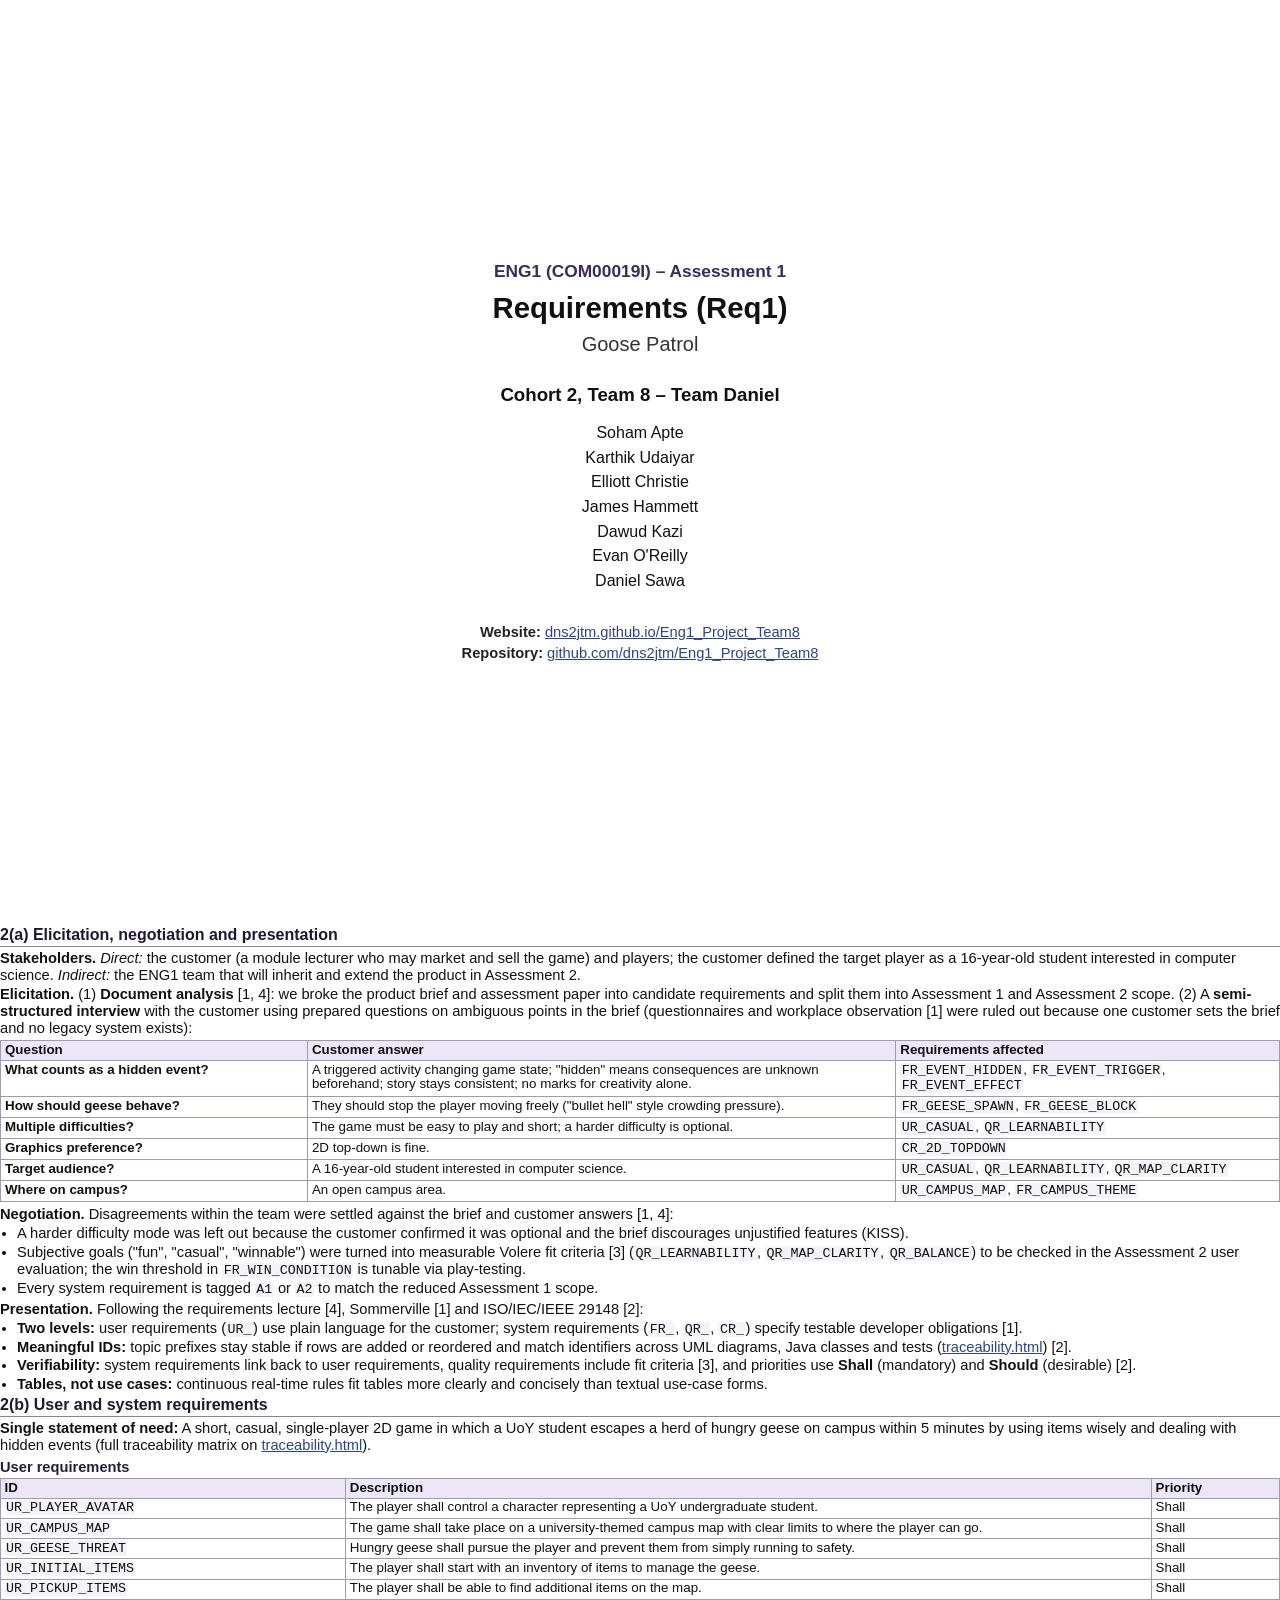
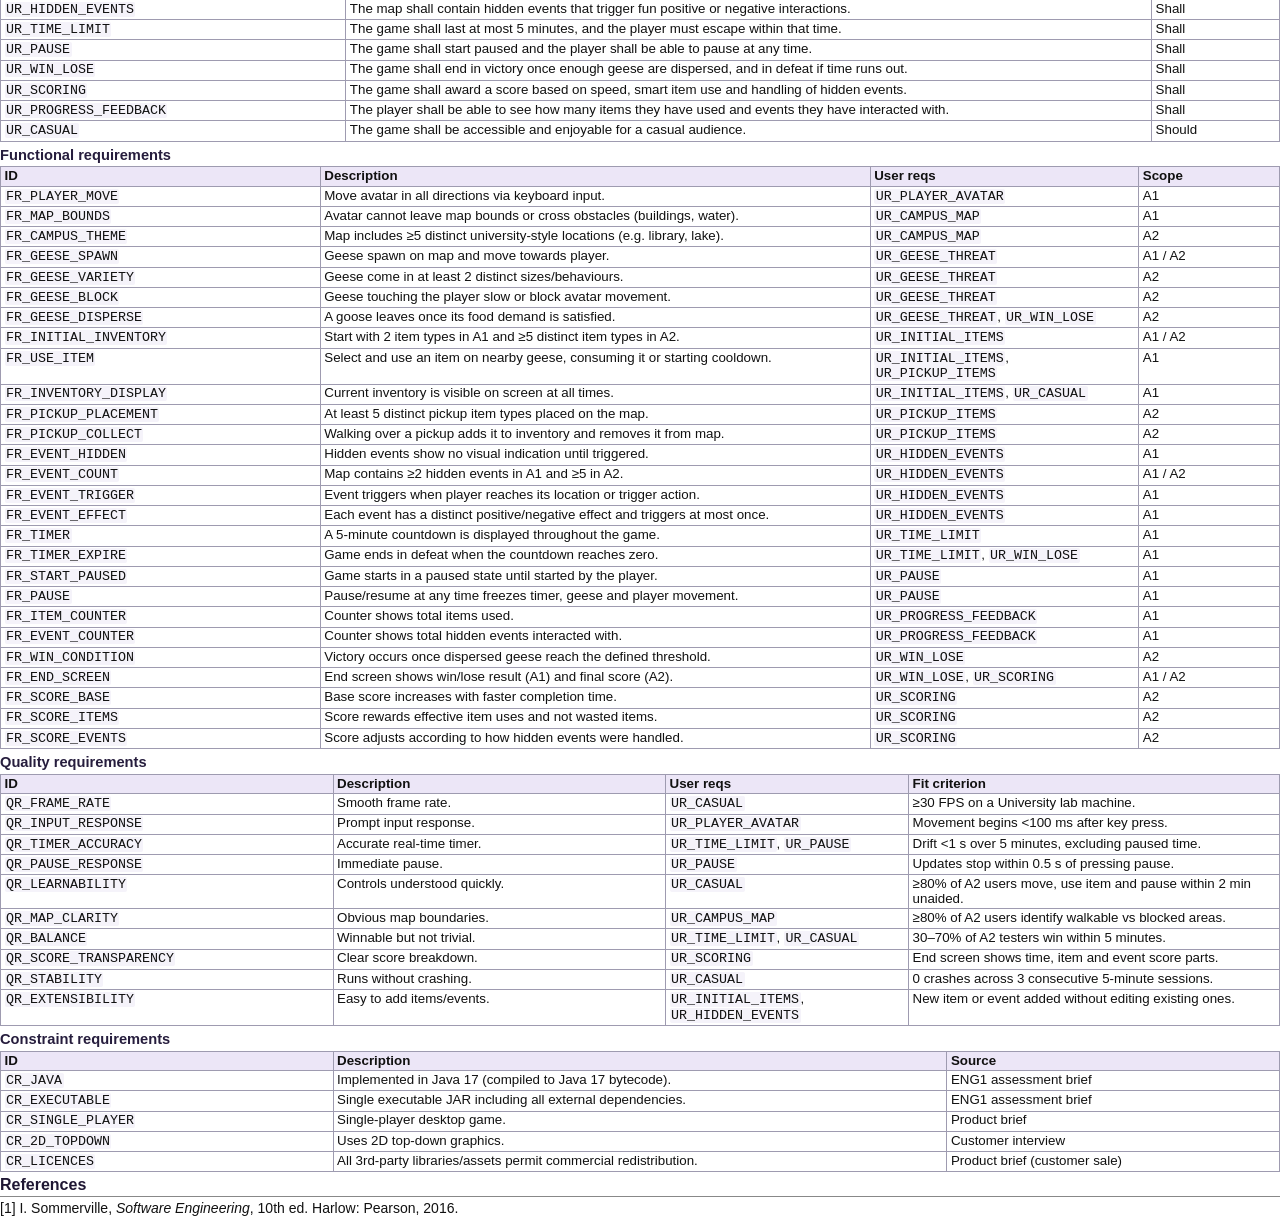
<file: deliverables/Req1.html>
<!DOCTYPE html>
<html lang="en">
<head>
<meta charset="utf-8">
<title>Req1 - Goose Patrol - Cohort 2, Team 8</title>
<link rel="stylesheet" href="deliverables.css">
</head>
<body>

<div class="title-page">
  <div class="module-label">ENG1 (COM00019I) &ndash; Assessment 1</div>
  <h1>Requirements (Req1)</h1>
  <div class="product-name">Goose Patrol</div>
  <div class="group-heading">Cohort 2, Team 8 &ndash; Team Daniel</div>
  <ul class="members-list">
    <li>Soham Apte</li>
    <li>Karthik Udaiyar</li>
    <li>Elliott Christie</li>
    <li>James Hammett</li>
    <li>Dawud Kazi</li>
    <li>Evan O'Reilly</li>
    <li>Daniel Sawa</li>
  </ul>
  <div class="links-block">
    <b>Website:</b> <a href="https://dns2jtm.github.io/Eng1_Project_Team8/">dns2jtm.github.io/Eng1_Project_Team8</a><br>
    <b>Repository:</b> <a href="https://github.com/dns2jtm/Eng1_Project_Team8">github.com/dns2jtm/Eng1_Project_Team8</a>
  </div>
</div>

<div class="page-break"></div>

<h2 style="margin-top:0;">2(a) Elicitation, negotiation and presentation</h2>

<p><b>Stakeholders.</b> <i>Direct:</i> the customer (a module lecturer who may market and sell the game) and players; the customer defined the target player as a 16-year-old student interested in computer science. <i>Indirect:</i> the ENG1 team that will inherit and extend the product in Assessment 2.</p>

<p><b>Elicitation.</b> (1) <b>Document analysis</b> [1, 4]: we broke the product brief and assessment paper into candidate requirements and split them into Assessment 1 and Assessment 2 scope. (2) A <b>semi-structured interview</b> with the customer using prepared questions on ambiguous points in the brief (questionnaires and workplace observation [1] were ruled out because one customer sets the brief and no legacy system exists):</p>

<table>
  <tr><th style="width:24%;">Question</th><th style="width:46%;">Customer answer</th><th style="width:30%;">Requirements affected</th></tr>
  <tr>
    <td><b>What counts as a hidden event?</b></td>
    <td>A triggered activity changing game state; "hidden" means consequences are unknown beforehand; story stays consistent; no marks for creativity alone.</td>
    <td><code>FR_EVENT_HIDDEN</code>, <code>FR_EVENT_TRIGGER</code>, <code>FR_EVENT_EFFECT</code></td>
  </tr>
  <tr>
    <td><b>How should geese behave?</b></td>
    <td>They should stop the player moving freely ("bullet hell" style crowding pressure).</td>
    <td><code>FR_GEESE_SPAWN</code>, <code>FR_GEESE_BLOCK</code></td>
  </tr>
  <tr>
    <td><b>Multiple difficulties?</b></td>
    <td>The game must be easy to play and short; a harder difficulty is optional.</td>
    <td><code>UR_CASUAL</code>, <code>QR_LEARNABILITY</code></td>
  </tr>
  <tr>
    <td><b>Graphics preference?</b></td>
    <td>2D top-down is fine.</td>
    <td><code>CR_2D_TOPDOWN</code></td>
  </tr>
  <tr>
    <td><b>Target audience?</b></td>
    <td>A 16-year-old student interested in computer science.</td>
    <td><code>UR_CASUAL</code>, <code>QR_LEARNABILITY</code>, <code>QR_MAP_CLARITY</code></td>
  </tr>
  <tr>
    <td><b>Where on campus?</b></td>
    <td>An open campus area.</td>
    <td><code>UR_CAMPUS_MAP</code>, <code>FR_CAMPUS_THEME</code></td>
  </tr>
</table>

<p><b>Negotiation.</b> Disagreements within the team were settled against the brief and customer answers [1, 4]:</p>
<ul>
  <li>A harder difficulty mode was left out because the customer confirmed it was optional and the brief discourages unjustified features (KISS).</li>
  <li>Subjective goals ("fun", "casual", "winnable") were turned into measurable Volere fit criteria [3] (<code>QR_LEARNABILITY</code>, <code>QR_MAP_CLARITY</code>, <code>QR_BALANCE</code>) to be checked in the Assessment 2 user evaluation; the win threshold in <code>FR_WIN_CONDITION</code> is tunable via play-testing.</li>
  <li>Every system requirement is tagged <code>A1</code> or <code>A2</code> to match the reduced Assessment 1 scope.</li>
</ul>

<p><b>Presentation.</b> Following the requirements lecture [4], Sommerville [1] and ISO/IEC/IEEE 29148 [2]:</p>
<ul>
  <li><b>Two levels:</b> user requirements (<code>UR_</code>) use plain language for the customer; system requirements (<code>FR_</code>, <code>QR_</code>, <code>CR_</code>) specify testable developer obligations [1].</li>
  <li><b>Meaningful IDs:</b> topic prefixes stay stable if rows are added or reordered and match identifiers across UML diagrams, Java classes and tests (<a href="https://dns2jtm.github.io/Eng1_Project_Team8/traceability.html">traceability.html</a>) [2].</li>
  <li><b>Verifiability:</b> system requirements link back to user requirements, quality requirements include fit criteria [3], and priorities use <b>Shall</b> (mandatory) and <b>Should</b> (desirable) [2].</li>
  <li><b>Tables, not use cases:</b> continuous real-time rules fit tables more clearly and concisely than textual use-case forms.</li>
</ul>

<div class="page-break"></div>

<h2 style="margin-top:0;">2(b) User and system requirements</h2>
<p><b>Single statement of need:</b> A short, casual, single-player 2D game in which a UoY student escapes a herd of hungry geese on campus within 5 minutes by using items wisely and dealing with hidden events (full traceability matrix on <a href="https://dns2jtm.github.io/Eng1_Project_Team8/traceability.html">traceability.html</a>).</p>

<h3>User requirements</h3>
<table class="compact-table">
  <tr><th style="width:27%;">ID</th><th style="width:63%;">Description</th><th style="width:10%;">Priority</th></tr>
  <tr><td><code>UR_PLAYER_AVATAR</code></td><td>The player shall control a character representing a UoY undergraduate student.</td><td>Shall</td></tr>
  <tr><td><code>UR_CAMPUS_MAP</code></td><td>The game shall take place on a university-themed campus map with clear limits to where the player can go.</td><td>Shall</td></tr>
  <tr><td><code>UR_GEESE_THREAT</code></td><td>Hungry geese shall pursue the player and prevent them from simply running to safety.</td><td>Shall</td></tr>
  <tr><td><code>UR_INITIAL_ITEMS</code></td><td>The player shall start with an inventory of items to manage the geese.</td><td>Shall</td></tr>
  <tr><td><code>UR_PICKUP_ITEMS</code></td><td>The player shall be able to find additional items on the map.</td><td>Shall</td></tr>
  <tr><td><code>UR_HIDDEN_EVENTS</code></td><td>The map shall contain hidden events that trigger fun positive or negative interactions.</td><td>Shall</td></tr>
  <tr><td><code>UR_TIME_LIMIT</code></td><td>The game shall last at most 5 minutes, and the player must escape within that time.</td><td>Shall</td></tr>
  <tr><td><code>UR_PAUSE</code></td><td>The game shall start paused and the player shall be able to pause at any time.</td><td>Shall</td></tr>
  <tr><td><code>UR_WIN_LOSE</code></td><td>The game shall end in victory once enough geese are dispersed, and in defeat if time runs out.</td><td>Shall</td></tr>
  <tr><td><code>UR_SCORING</code></td><td>The game shall award a score based on speed, smart item use and handling of hidden events.</td><td>Shall</td></tr>
  <tr><td><code>UR_PROGRESS_FEEDBACK</code></td><td>The player shall be able to see how many items they have used and events they have interacted with.</td><td>Shall</td></tr>
  <tr><td><code>UR_CASUAL</code></td><td>The game shall be accessible and enjoyable for a casual audience.</td><td>Should</td></tr>
</table>

<h3>Functional requirements</h3>
<table class="compact-table">
  <tr><th style="width:25%;">ID</th><th style="width:43%;">Description</th><th style="width:21%;">User reqs</th><th style="width:11%;">Scope</th></tr>
  <tr><td><code>FR_PLAYER_MOVE</code></td><td>Move avatar in all directions via keyboard input.</td><td><code>UR_PLAYER_AVATAR</code></td><td>A1</td></tr>
  <tr><td><code>FR_MAP_BOUNDS</code></td><td>Avatar cannot leave map bounds or cross obstacles (buildings, water).</td><td><code>UR_CAMPUS_MAP</code></td><td>A1</td></tr>
  <tr><td><code>FR_CAMPUS_THEME</code></td><td>Map includes &ge;5 distinct university-style locations (e.g. library, lake).</td><td><code>UR_CAMPUS_MAP</code></td><td>A2</td></tr>
  <tr><td><code>FR_GEESE_SPAWN</code></td><td>Geese spawn on map and move towards player.</td><td><code>UR_GEESE_THREAT</code></td><td>A1 / A2</td></tr>
  <tr><td><code>FR_GEESE_VARIETY</code></td><td>Geese come in at least 2 distinct sizes/behaviours.</td><td><code>UR_GEESE_THREAT</code></td><td>A2</td></tr>
  <tr><td><code>FR_GEESE_BLOCK</code></td><td>Geese touching the player slow or block avatar movement.</td><td><code>UR_GEESE_THREAT</code></td><td>A2</td></tr>
  <tr><td><code>FR_GEESE_DISPERSE</code></td><td>A goose leaves once its food demand is satisfied.</td><td><code>UR_GEESE_THREAT</code>, <code>UR_WIN_LOSE</code></td><td>A2</td></tr>
  <tr><td><code>FR_INITIAL_INVENTORY</code></td><td>Start with 2 item types in A1 and &ge;5 distinct item types in A2.</td><td><code>UR_INITIAL_ITEMS</code></td><td>A1 / A2</td></tr>
  <tr><td><code>FR_USE_ITEM</code></td><td>Select and use an item on nearby geese, consuming it or starting cooldown.</td><td><code>UR_INITIAL_ITEMS</code>, <code>UR_PICKUP_ITEMS</code></td><td>A1</td></tr>
  <tr><td><code>FR_INVENTORY_DISPLAY</code></td><td>Current inventory is visible on screen at all times.</td><td><code>UR_INITIAL_ITEMS</code>, <code>UR_CASUAL</code></td><td>A1</td></tr>
  <tr><td><code>FR_PICKUP_PLACEMENT</code></td><td>At least 5 distinct pickup item types placed on the map.</td><td><code>UR_PICKUP_ITEMS</code></td><td>A2</td></tr>
  <tr><td><code>FR_PICKUP_COLLECT</code></td><td>Walking over a pickup adds it to inventory and removes it from map.</td><td><code>UR_PICKUP_ITEMS</code></td><td>A2</td></tr>
  <tr><td><code>FR_EVENT_HIDDEN</code></td><td>Hidden events show no visual indication until triggered.</td><td><code>UR_HIDDEN_EVENTS</code></td><td>A1</td></tr>
  <tr><td><code>FR_EVENT_COUNT</code></td><td>Map contains &ge;2 hidden events in A1 and &ge;5 in A2.</td><td><code>UR_HIDDEN_EVENTS</code></td><td>A1 / A2</td></tr>
  <tr><td><code>FR_EVENT_TRIGGER</code></td><td>Event triggers when player reaches its location or trigger action.</td><td><code>UR_HIDDEN_EVENTS</code></td><td>A1</td></tr>
  <tr><td><code>FR_EVENT_EFFECT</code></td><td>Each event has a distinct positive/negative effect and triggers at most once.</td><td><code>UR_HIDDEN_EVENTS</code></td><td>A1</td></tr>
  <tr><td><code>FR_TIMER</code></td><td>A 5-minute countdown is displayed throughout the game.</td><td><code>UR_TIME_LIMIT</code></td><td>A1</td></tr>
  <tr><td><code>FR_TIMER_EXPIRE</code></td><td>Game ends in defeat when the countdown reaches zero.</td><td><code>UR_TIME_LIMIT</code>, <code>UR_WIN_LOSE</code></td><td>A1</td></tr>
  <tr><td><code>FR_START_PAUSED</code></td><td>Game starts in a paused state until started by the player.</td><td><code>UR_PAUSE</code></td><td>A1</td></tr>
  <tr><td><code>FR_PAUSE</code></td><td>Pause/resume at any time freezes timer, geese and player movement.</td><td><code>UR_PAUSE</code></td><td>A1</td></tr>
  <tr><td><code>FR_ITEM_COUNTER</code></td><td>Counter shows total items used.</td><td><code>UR_PROGRESS_FEEDBACK</code></td><td>A1</td></tr>
  <tr><td><code>FR_EVENT_COUNTER</code></td><td>Counter shows total hidden events interacted with.</td><td><code>UR_PROGRESS_FEEDBACK</code></td><td>A1</td></tr>
  <tr><td><code>FR_WIN_CONDITION</code></td><td>Victory occurs once dispersed geese reach the defined threshold.</td><td><code>UR_WIN_LOSE</code></td><td>A2</td></tr>
  <tr><td><code>FR_END_SCREEN</code></td><td>End screen shows win/lose result (A1) and final score (A2).</td><td><code>UR_WIN_LOSE</code>, <code>UR_SCORING</code></td><td>A1 / A2</td></tr>
  <tr><td><code>FR_SCORE_BASE</code></td><td>Base score increases with faster completion time.</td><td><code>UR_SCORING</code></td><td>A2</td></tr>
  <tr><td><code>FR_SCORE_ITEMS</code></td><td>Score rewards effective item uses and not wasted items.</td><td><code>UR_SCORING</code></td><td>A2</td></tr>
  <tr><td><code>FR_SCORE_EVENTS</code></td><td>Score adjusts according to how hidden events were handled.</td><td><code>UR_SCORING</code></td><td>A2</td></tr>
</table>

<h3>Quality requirements</h3>
<table class="compact-table">
  <tr><th style="width:26%;">ID</th><th style="width:26%;">Description</th><th style="width:19%;">User reqs</th><th style="width:29%;">Fit criterion</th></tr>
  <tr><td><code>QR_FRAME_RATE</code></td><td>Smooth frame rate.</td><td><code>UR_CASUAL</code></td><td>&ge;30 FPS on a University lab machine.</td></tr>
  <tr><td><code>QR_INPUT_RESPONSE</code></td><td>Prompt input response.</td><td><code>UR_PLAYER_AVATAR</code></td><td>Movement begins &lt;100 ms after key press.</td></tr>
  <tr><td><code>QR_TIMER_ACCURACY</code></td><td>Accurate real-time timer.</td><td><code>UR_TIME_LIMIT</code>, <code>UR_PAUSE</code></td><td>Drift &lt;1 s over 5 minutes, excluding paused time.</td></tr>
  <tr><td><code>QR_PAUSE_RESPONSE</code></td><td>Immediate pause.</td><td><code>UR_PAUSE</code></td><td>Updates stop within 0.5 s of pressing pause.</td></tr>
  <tr><td><code>QR_LEARNABILITY</code></td><td>Controls understood quickly.</td><td><code>UR_CASUAL</code></td><td>&ge;80% of A2 users move, use item and pause within 2 min unaided.</td></tr>
  <tr><td><code>QR_MAP_CLARITY</code></td><td>Obvious map boundaries.</td><td><code>UR_CAMPUS_MAP</code></td><td>&ge;80% of A2 users identify walkable vs blocked areas.</td></tr>
  <tr><td><code>QR_BALANCE</code></td><td>Winnable but not trivial.</td><td><code>UR_TIME_LIMIT</code>, <code>UR_CASUAL</code></td><td>30&ndash;70% of A2 testers win within 5 minutes.</td></tr>
  <tr><td><code>QR_SCORE_TRANSPARENCY</code></td><td>Clear score breakdown.</td><td><code>UR_SCORING</code></td><td>End screen shows time, item and event score parts.</td></tr>
  <tr><td><code>QR_STABILITY</code></td><td>Runs without crashing.</td><td><code>UR_CASUAL</code></td><td>0 crashes across 3 consecutive 5-minute sessions.</td></tr>
  <tr><td><code>QR_EXTENSIBILITY</code></td><td>Easy to add items/events.</td><td><code>UR_INITIAL_ITEMS</code>, <code>UR_HIDDEN_EVENTS</code></td><td>New item or event added without editing existing ones.</td></tr>
</table>

<h3>Constraint requirements</h3>
<table class="compact-table">
  <tr><th style="width:26%;">ID</th><th style="width:48%;">Description</th><th style="width:26%;">Source</th></tr>
  <tr><td><code>CR_JAVA</code></td><td>Implemented in Java 17 (compiled to Java 17 bytecode).</td><td>ENG1 assessment brief</td></tr>
  <tr><td><code>CR_EXECUTABLE</code></td><td>Single executable JAR including all external dependencies.</td><td>ENG1 assessment brief</td></tr>
  <tr><td><code>CR_SINGLE_PLAYER</code></td><td>Single-player desktop game.</td><td>Product brief</td></tr>
  <tr><td><code>CR_2D_TOPDOWN</code></td><td>Uses 2D top-down graphics.</td><td>Customer interview</td></tr>
  <tr><td><code>CR_LICENCES</code></td><td>All 3rd-party libraries/assets permit commercial redistribution.</td><td>Product brief (customer sale)</td></tr>
</table>

<div class="page-break"></div>

<h2 style="margin-top:0;">References</h2>
<ul class="refs">
  <li>[1] I. Sommerville, <i>Software Engineering</i>, 10th ed. Harlow: Pearson, 2016.</li>
  <li>[2] ISO/IEC/IEEE 29148:2018, <i>Systems and software engineering &ndash; Life cycle processes &ndash; Requirements engineering</i>. IEEE, 2018.</li>
  <li>[3] S. Robertson and J. Robertson, <i>Mastering the Requirements Process</i>, 3rd ed. Addison-Wesley, 2012.</li>
  <li>[4] K. Barmpis, "Requirements Engineering", ENG1 (COM00019I) lecture, University of York, 2026.</li>
</ul>

</body>
</html>
</file>
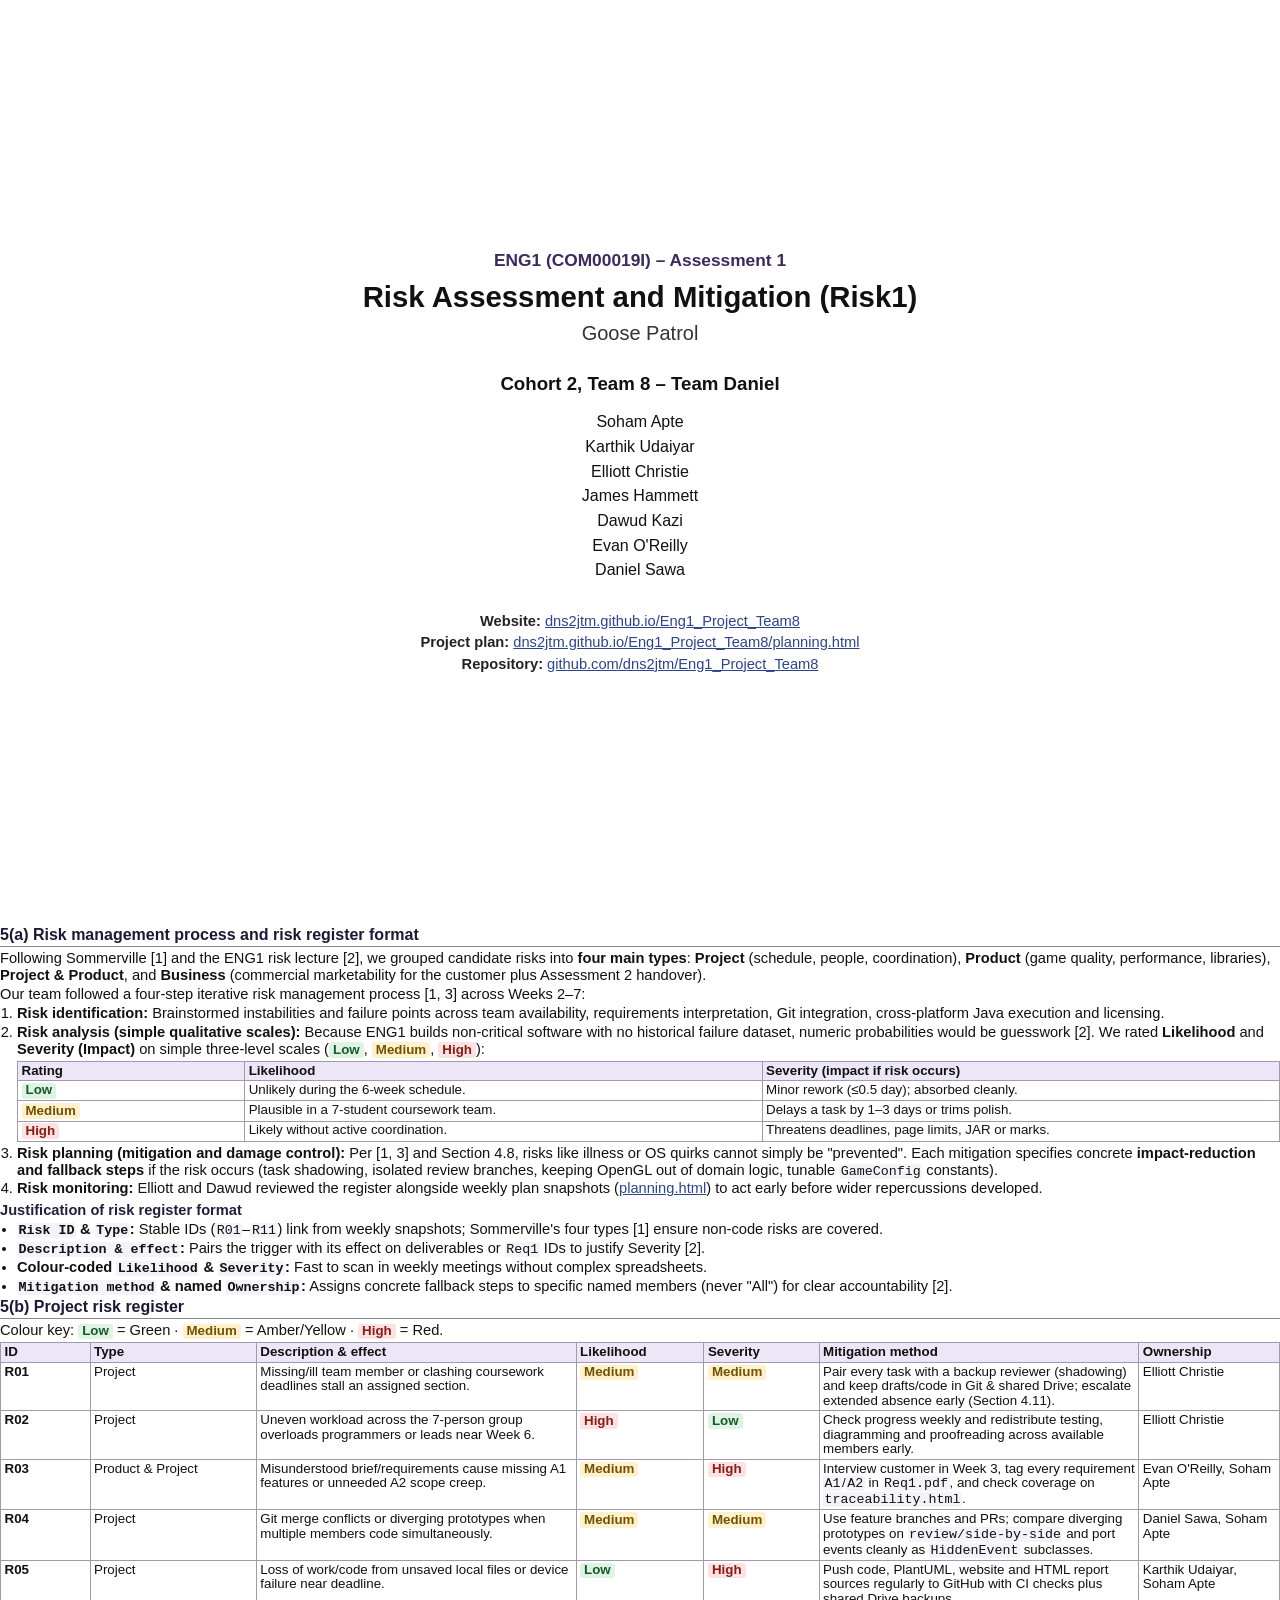
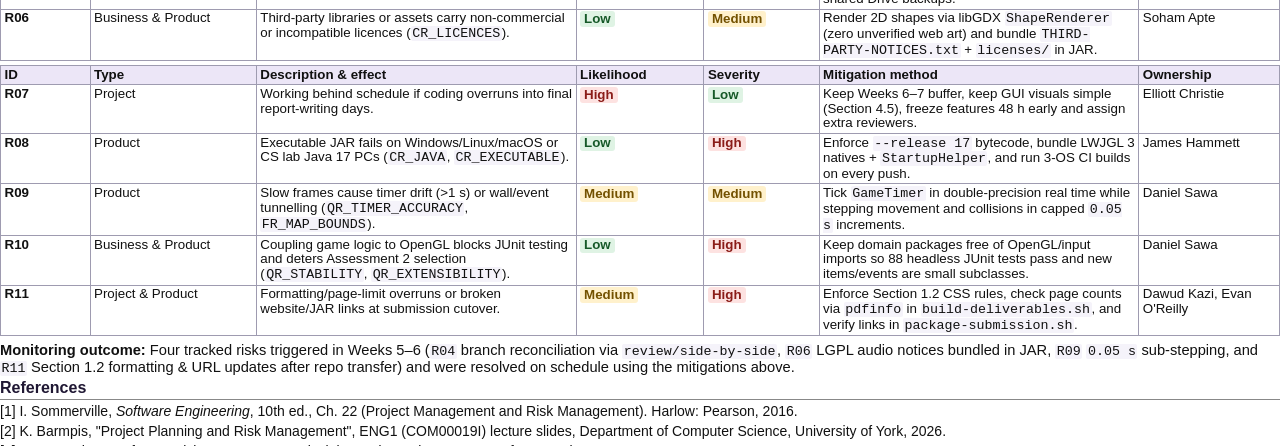
<file: deliverables/Risk1.html>
<!DOCTYPE html>
<html lang="en">
<head>
<meta charset="utf-8">
<title>Risk1 - Goose Patrol - Cohort 2, Team 8</title>
<link rel="stylesheet" href="deliverables.css">
</head>
<body>

<div class="title-page">
  <div class="module-label">ENG1 (COM00019I) &ndash; Assessment 1</div>
  <h1>Risk Assessment and Mitigation (Risk1)</h1>
  <div class="product-name">Goose Patrol</div>
  <div class="group-heading">Cohort 2, Team 8 &ndash; Team Daniel</div>
  <ul class="members-list">
    <li>Soham Apte</li>
    <li>Karthik Udaiyar</li>
    <li>Elliott Christie</li>
    <li>James Hammett</li>
    <li>Dawud Kazi</li>
    <li>Evan O'Reilly</li>
    <li>Daniel Sawa</li>
  </ul>
  <div class="links-block">
    <b>Website:</b> <a href="https://dns2jtm.github.io/Eng1_Project_Team8/">dns2jtm.github.io/Eng1_Project_Team8</a><br>
    <b>Project plan:</b> <a href="https://dns2jtm.github.io/Eng1_Project_Team8/planning.html">dns2jtm.github.io/Eng1_Project_Team8/planning.html</a><br>
    <b>Repository:</b> <a href="https://github.com/dns2jtm/Eng1_Project_Team8">github.com/dns2jtm/Eng1_Project_Team8</a>
  </div>
</div>

<div class="page-break"></div>

<h2 style="margin-top:0;">5(a) Risk management process and risk register format</h2>

<p>Following Sommerville [1] and the ENG1 risk lecture [2], we grouped candidate risks into <b>four main types</b>: <b>Project</b> (schedule, people, coordination), <b>Product</b> (game quality, performance, libraries), <b>Project &amp; Product</b>, and <b>Business</b> (commercial marketability for the customer plus Assessment 2 handover).</p>

<p>Our team followed a four-step iterative risk management process [1, 3] across Weeks 2&ndash;7:</p>
<ol>
  <li><b>Risk identification:</b> Brainstormed instabilities and failure points across team availability, requirements interpretation, Git integration, cross-platform Java execution and licensing.</li>
  <li><b>Risk analysis (simple qualitative scales):</b> Because ENG1 builds non-critical software with no historical failure dataset, numeric probabilities would be guesswork [2]. We rated <b>Likelihood</b> and <b>Severity (Impact)</b> on simple three-level scales (<span class="badge b-low">Low</span>, <span class="badge b-med">Medium</span>, <span class="badge b-high">High</span>):
    <table class="compact-table" style="margin:3px 0;">
      <tr><th style="width:18%;">Rating</th><th style="width:41%;">Likelihood</th><th style="width:41%;">Severity (impact if risk occurs)</th></tr>
      <tr><td><span class="badge b-low">Low</span></td><td>Unlikely during the 6-week schedule.</td><td>Minor rework (&le;0.5 day); absorbed cleanly.</td></tr>
      <tr><td><span class="badge b-med">Medium</span></td><td>Plausible in a 7-student coursework team.</td><td>Delays a task by 1&ndash;3 days or trims polish.</td></tr>
      <tr><td><span class="badge b-high">High</span></td><td>Likely without active coordination.</td><td>Threatens deadlines, page limits, JAR or marks.</td></tr>
    </table>
  </li>
  <li><b>Risk planning (mitigation and damage control):</b> Per [1, 3] and Section 4.8, risks like illness or OS quirks cannot simply be "prevented". Each mitigation specifies concrete <b>impact-reduction and fallback steps</b> if the risk occurs (task shadowing, isolated review branches, keeping OpenGL out of domain logic, tunable <code>GameConfig</code> constants).</li>
  <li><b>Risk monitoring:</b> Elliott and Dawud reviewed the register alongside weekly plan snapshots (<a href="https://dns2jtm.github.io/Eng1_Project_Team8/planning.html#risk-summary">planning.html</a>) to act early before wider repercussions developed.</li>
</ol>

<h3>Justification of risk register format</h3>
<ul>
  <li><b><code>Risk ID</code> &amp; <code>Type</code>:</b> Stable IDs (<code>R01</code>&ndash;<code>R11</code>) link from weekly snapshots; Sommerville's four types [1] ensure non-code risks are covered.</li>
  <li><b><code>Description &amp; effect</code>:</b> Pairs the trigger with its effect on deliverables or <code>Req1</code> IDs to justify Severity [2].</li>
  <li><b>Colour-coded <code>Likelihood</code> &amp; <code>Severity</code>:</b> Fast to scan in weekly meetings without complex spreadsheets.</li>
  <li><b><code>Mitigation method</code> &amp; named <code>Ownership</code>:</b> Assigns concrete fallback steps to specific named members (never "All") for clear accountability [2].</li>
</ul>

<div class="page-break"></div>

<h2 style="margin-top:0;">5(b) Project risk register</h2>
<p>Colour key: <span class="badge b-low">Low</span> = Green &middot; <span class="badge b-med">Medium</span> = Amber/Yellow &middot; <span class="badge b-high">High</span> = Red.</p>

<table class="compact-table">
  <tr>
    <th style="width:7%;">ID</th>
    <th style="width:13%;">Type</th>
    <th style="width:25%;">Description &amp; effect</th>
    <th style="width:10%;">Likelihood</th>
    <th style="width:9%;">Severity</th>
    <th style="width:25%;">Mitigation method</th>
    <th style="width:11%;">Ownership</th>
  </tr>
  <tr>
    <td><b>R01</b></td><td>Project</td>
    <td>Missing/ill team member or clashing coursework deadlines stall an assigned section.</td>
    <td><span class="badge b-med">Medium</span></td><td><span class="badge b-med">Medium</span></td>
    <td>Pair every task with a backup reviewer (shadowing) and keep drafts/code in Git &amp; shared Drive; escalate extended absence early (Section 4.11).</td>
    <td>Elliott Christie</td>
  </tr>
  <tr>
    <td><b>R02</b></td><td>Project</td>
    <td>Uneven workload across the 7-person group overloads programmers or leads near Week 6.</td>
    <td><span class="badge b-high">High</span></td><td><span class="badge b-low">Low</span></td>
    <td>Check progress weekly and redistribute testing, diagramming and proofreading across available members early.</td>
    <td>Elliott Christie</td>
  </tr>
  <tr>
    <td><b>R03</b></td><td>Product &amp; Project</td>
    <td>Misunderstood brief/requirements cause missing A1 features or unneeded A2 scope creep.</td>
    <td><span class="badge b-med">Medium</span></td><td><span class="badge b-high">High</span></td>
    <td>Interview customer in Week 3, tag every requirement <code>A1</code>/<code>A2</code> in <code>Req1.pdf</code>, and check coverage on <code>traceability.html</code>.</td>
    <td>Evan O'Reilly, Soham Apte</td>
  </tr>
  <tr>
    <td><b>R04</b></td><td>Project</td>
    <td>Git merge conflicts or diverging prototypes when multiple members code simultaneously.</td>
    <td><span class="badge b-med">Medium</span></td><td><span class="badge b-med">Medium</span></td>
    <td>Use feature branches and PRs; compare diverging prototypes on <code>review/side-by-side</code> and port events cleanly as <code>HiddenEvent</code> subclasses.</td>
    <td>Daniel Sawa, Soham Apte</td>
  </tr>
  <tr>
    <td><b>R05</b></td><td>Project</td>
    <td>Loss of work/code from unsaved local files or device failure near deadline.</td>
    <td><span class="badge b-low">Low</span></td><td><span class="badge b-high">High</span></td>
    <td>Push code, PlantUML, website and HTML report sources regularly to GitHub with CI checks plus shared Drive backups.</td>
    <td>Karthik Udaiyar, Soham Apte</td>
  </tr>
  <tr>
    <td><b>R06</b></td><td>Business &amp; Product</td>
    <td>Third-party libraries or assets carry non-commercial or incompatible licences (<code>CR_LICENCES</code>).</td>
    <td><span class="badge b-low">Low</span></td><td><span class="badge b-med">Medium</span></td>
    <td>Render 2D shapes via libGDX <code>ShapeRenderer</code> (zero unverified web art) and bundle <code>THIRD-PARTY-NOTICES.txt</code> + <code>licenses/</code> in JAR.</td>
    <td>Soham Apte</td>
  </tr>
</table>

<div class="page-break"></div>

<table class="compact-table" style="margin-top:0;">
  <tr>
    <th style="width:7%;">ID</th>
    <th style="width:13%;">Type</th>
    <th style="width:25%;">Description &amp; effect</th>
    <th style="width:10%;">Likelihood</th>
    <th style="width:9%;">Severity</th>
    <th style="width:25%;">Mitigation method</th>
    <th style="width:11%;">Ownership</th>
  </tr>
  <tr>
    <td><b>R07</b></td><td>Project</td>
    <td>Working behind schedule if coding overruns into final report-writing days.</td>
    <td><span class="badge b-high">High</span></td><td><span class="badge b-low">Low</span></td>
    <td>Keep Weeks 6&ndash;7 buffer, keep GUI visuals simple (Section 4.5), freeze features 48 h early and assign extra reviewers.</td>
    <td>Elliott Christie</td>
  </tr>
  <tr>
    <td><b>R08</b></td><td>Product</td>
    <td>Executable JAR fails on Windows/Linux/macOS or CS lab Java 17 PCs (<code>CR_JAVA</code>, <code>CR_EXECUTABLE</code>).</td>
    <td><span class="badge b-low">Low</span></td><td><span class="badge b-high">High</span></td>
    <td>Enforce <code>--release 17</code> bytecode, bundle LWJGL 3 natives + <code>StartupHelper</code>, and run 3-OS CI builds on every push.</td>
    <td>James Hammett</td>
  </tr>
  <tr>
    <td><b>R09</b></td><td>Product</td>
    <td>Slow frames cause timer drift (&gt;1 s) or wall/event tunnelling (<code>QR_TIMER_ACCURACY</code>, <code>FR_MAP_BOUNDS</code>).</td>
    <td><span class="badge b-med">Medium</span></td><td><span class="badge b-med">Medium</span></td>
    <td>Tick <code>GameTimer</code> in double-precision real time while stepping movement and collisions in capped <code>0.05 s</code> increments.</td>
    <td>Daniel Sawa</td>
  </tr>
  <tr>
    <td><b>R10</b></td><td>Business &amp; Product</td>
    <td>Coupling game logic to OpenGL blocks JUnit testing and deters Assessment 2 selection (<code>QR_STABILITY</code>, <code>QR_EXTENSIBILITY</code>).</td>
    <td><span class="badge b-low">Low</span></td><td><span class="badge b-high">High</span></td>
    <td>Keep domain packages free of OpenGL/input imports so 88 headless JUnit tests pass and new items/events are small subclasses.</td>
    <td>Daniel Sawa</td>
  </tr>
  <tr>
    <td><b>R11</b></td><td>Project &amp; Product</td>
    <td>Formatting/page-limit overruns or broken website/JAR links at submission cutover.</td>
    <td><span class="badge b-med">Medium</span></td><td><span class="badge b-high">High</span></td>
    <td>Enforce Section 1.2 CSS rules, check page counts via <code>pdfinfo</code> in <code>build-deliverables.sh</code>, and verify links in <code>package-submission.sh</code>.</td>
    <td>Dawud Kazi, Evan O'Reilly</td>
  </tr>
</table>

<p style="margin-top:6px;"><b>Monitoring outcome:</b> Four tracked risks triggered in Weeks 5&ndash;6 (<code>R04</code> branch reconciliation via <code>review/side-by-side</code>, <code>R06</code> LGPL audio notices bundled in JAR, <code>R09</code> <code>0.05 s</code> sub-stepping, and <code>R11</code> Section 1.2 formatting &amp; URL updates after repo transfer) and were resolved on schedule using the mitigations above.</p>

<div class="page-break"></div>

<h2 style="margin-top:0;">References</h2>
<ul class="refs">
  <li>[1] I. Sommerville, <i>Software Engineering</i>, 10th ed., Ch. 22 (Project Management and Risk Management). Harlow: Pearson, 2016.</li>
  <li>[2] K. Barmpis, "Project Planning and Risk Management", ENG1 (COM00019I) lecture slides, Department of Computer Science, University of York, 2026.</li>
  <li>[3] B. W. Boehm, "Software Risk Management: Principles and Practices", <i>IEEE Software</i>, vol. 8, no. 1, pp. 32&ndash;41, Jan. 1991.</li>
</ul>

</body>
</html>
</file>
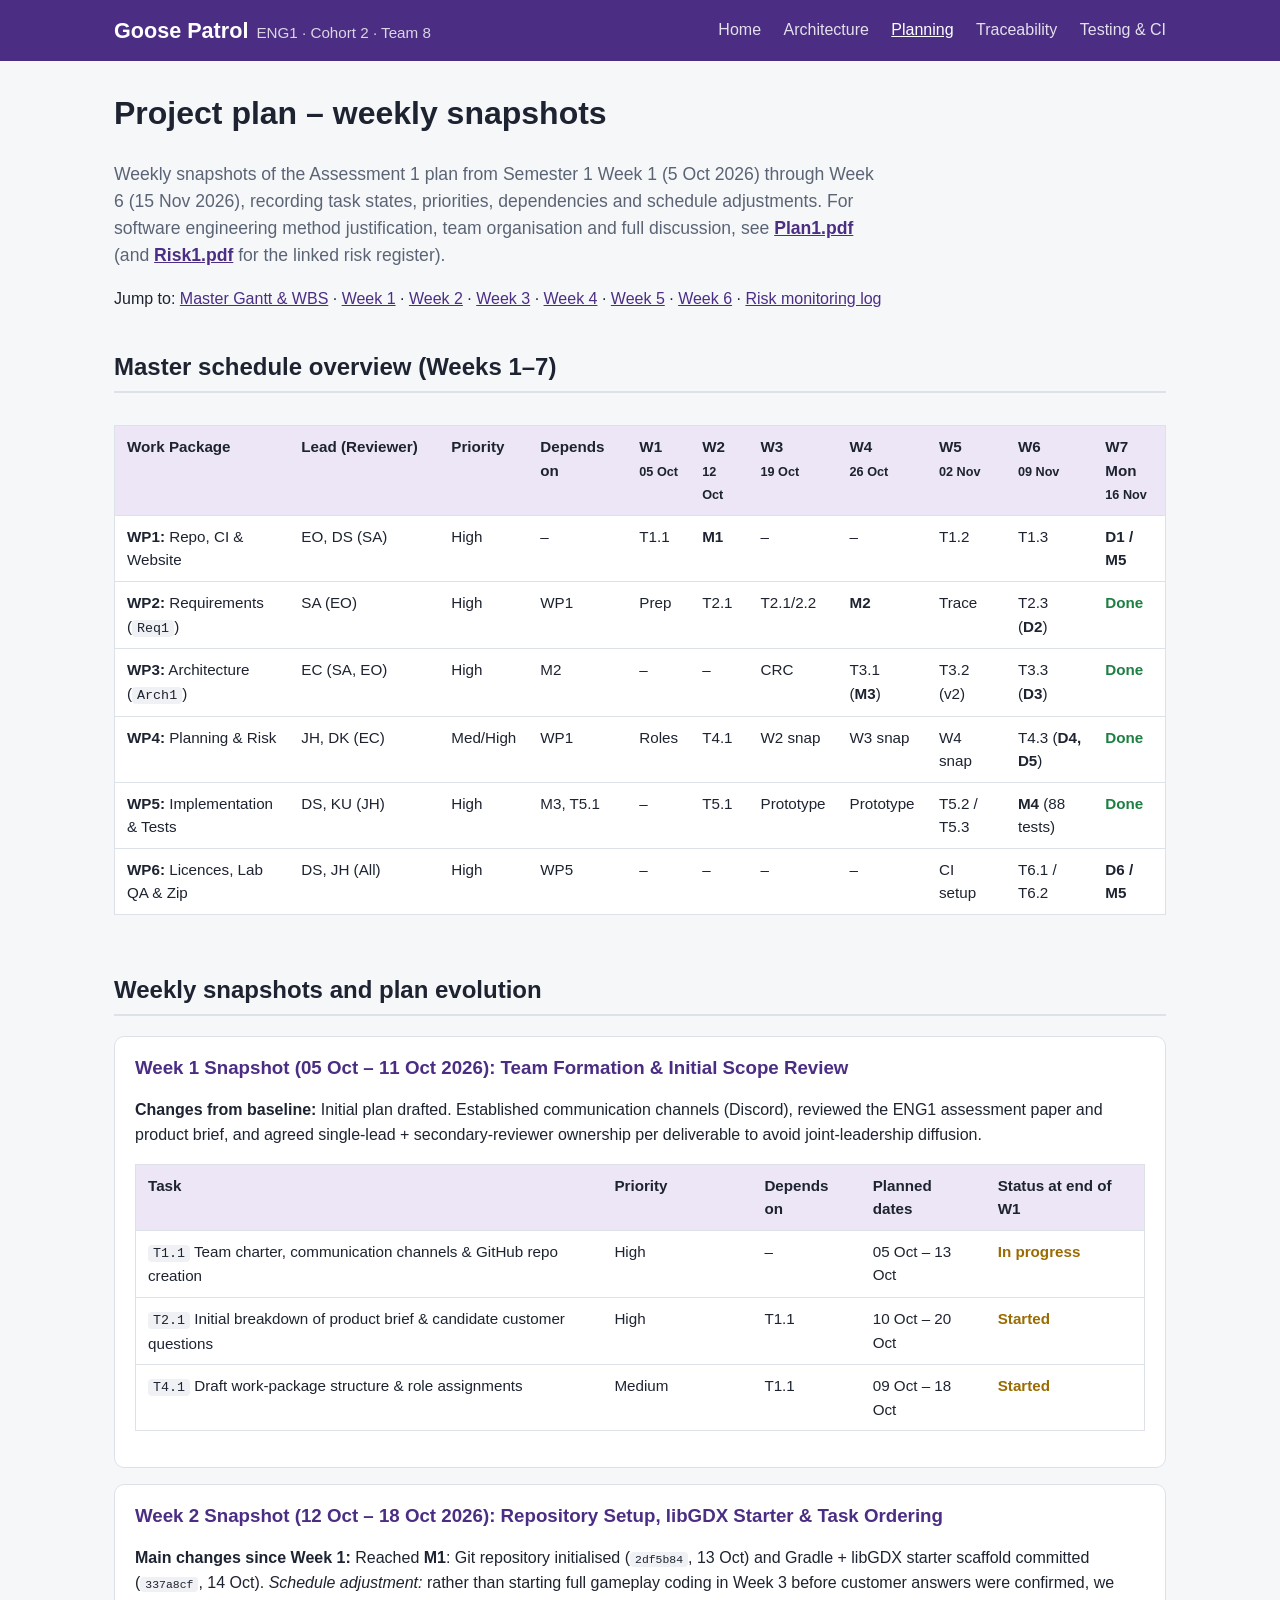
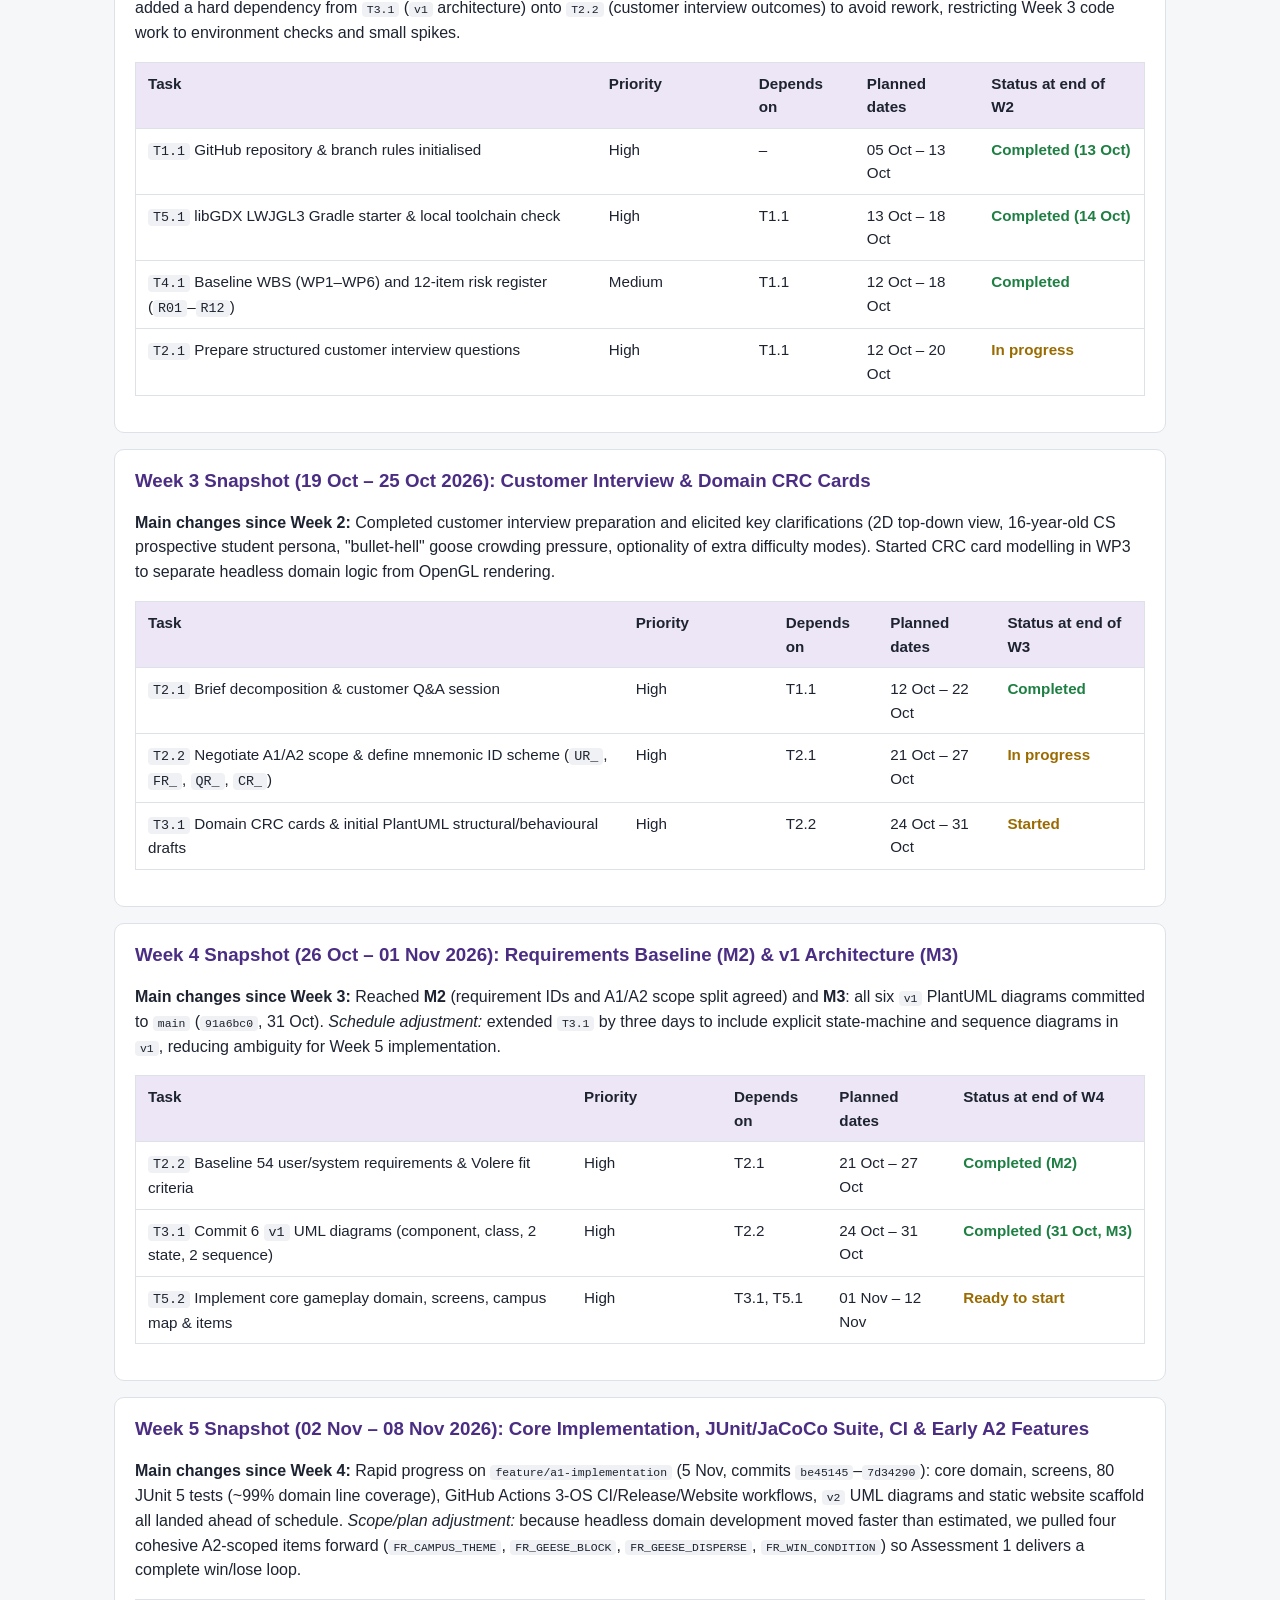
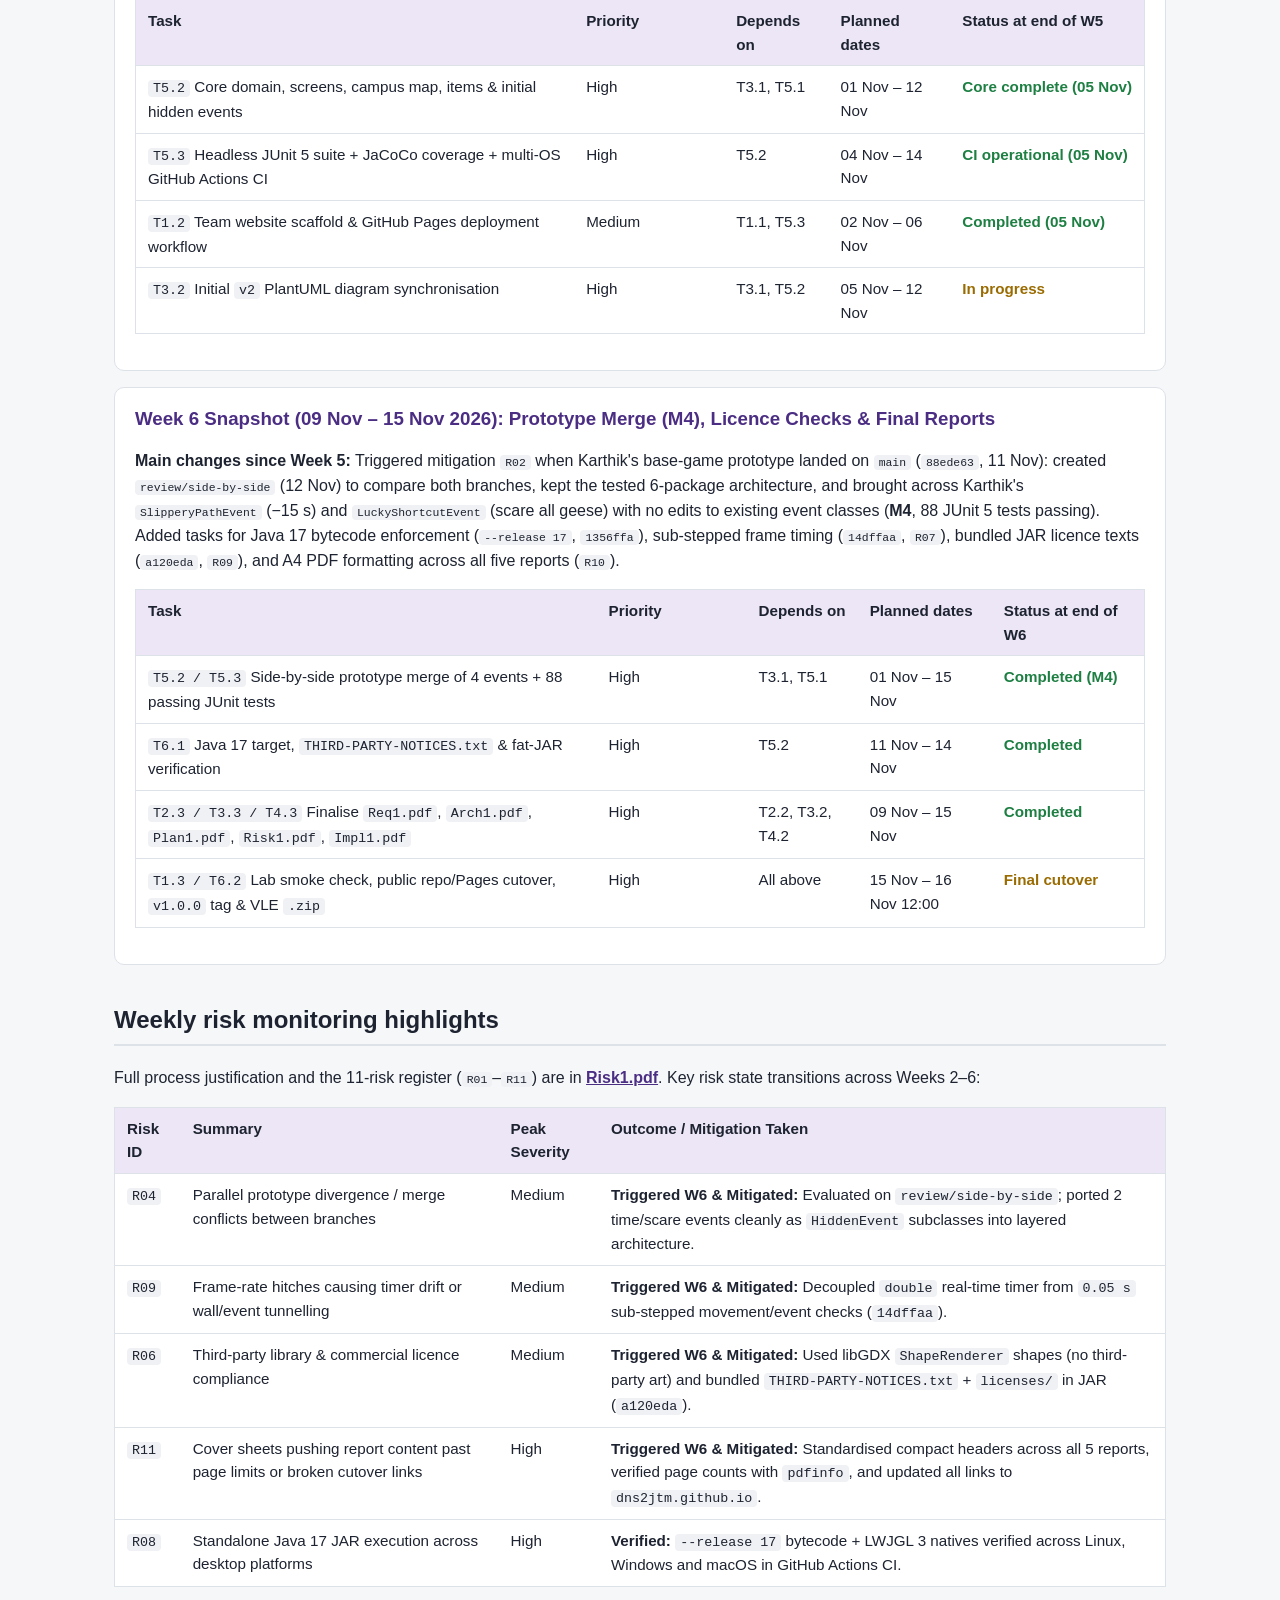
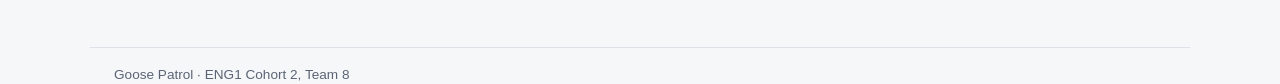
<file: website/planning.html>
<!DOCTYPE html>
<html lang="en">
<head>
  <meta charset="utf-8">
  <meta name="viewport" content="width=device-width, initial-scale=1">
  <title>Planning – Goose Patrol (Cohort 2, Team 8)</title>
  <link rel="stylesheet" href="style.css">
</head>
<body>
<header>
  <div class="inner">
    <a class="brand" href="index.html">Goose Patrol<span>ENG1 · Cohort 2 · Team 8</span></a>
    <nav>
      <a href="index.html">Home</a>
      <a href="architecture.html">Architecture</a>
      <a href="planning.html" class="active">Planning</a>
      <a href="traceability.html">Traceability</a>
      <a href="testing.html">Testing &amp; CI</a>
    </nav>
  </div>
</header>

<main>
  <h1>Project plan – weekly snapshots</h1>
  <p class="lead">
    Weekly snapshots of the Assessment 1 plan from Semester 1 Week 1 (5 Oct 2026) through Week 6
    (15 Nov 2026), recording task states, priorities, dependencies and schedule adjustments. For
    software engineering method justification, team organisation and full discussion, see
    <a href="docs/Plan1.pdf"><strong>Plan1.pdf</strong></a> (and <a href="docs/Risk1.pdf"><strong>Risk1.pdf</strong></a> for the linked risk register).
  </p>

  <p>
    Jump to: <a href="#overview">Master Gantt &amp; WBS</a> ·
    <a href="#week-1">Week 1</a> · <a href="#week-2">Week 2</a> · <a href="#week-3">Week 3</a> ·
    <a href="#week-4">Week 4</a> · <a href="#week-5">Week 5</a> · <a href="#week-6">Week 6</a> ·
    <a href="#risk-summary">Risk monitoring log</a>
  </p>

  <h2 id="overview">Master schedule overview (Weeks 1–7)</h2>
  <div class="table-scroll">
  <table>
    <thead>
      <tr>
        <th>Work Package</th>
        <th>Lead (Reviewer)</th>
        <th>Priority</th>
        <th>Depends on</th>
        <th>W1<br><small>05 Oct</small></th>
        <th>W2<br><small>12 Oct</small></th>
        <th>W3<br><small>19 Oct</small></th>
        <th>W4<br><small>26 Oct</small></th>
        <th>W5<br><small>02 Nov</small></th>
        <th>W6<br><small>09 Nov</small></th>
        <th>W7 Mon<br><small>16 Nov</small></th>
      </tr>
    </thead>
    <tbody>
      <tr>
        <td><strong>WP1:</strong> Repo, CI &amp; Website</td><td>EO, DS (SA)</td><td>High</td><td>&ndash;</td>
        <td>T1.1</td><td><strong>M1</strong></td><td>&ndash;</td><td>&ndash;</td><td>T1.2</td><td>T1.3</td><td><strong>D1 / M5</strong></td>
      </tr>
      <tr>
        <td><strong>WP2:</strong> Requirements (<code>Req1</code>)</td><td>SA (EO)</td><td>High</td><td>WP1</td>
        <td>Prep</td><td>T2.1</td><td>T2.1/2.2</td><td><strong>M2</strong></td><td>Trace</td><td>T2.3 (<strong>D2</strong>)</td><td><span class="status ok">Done</span></td>
      </tr>
      <tr>
        <td><strong>WP3:</strong> Architecture (<code>Arch1</code>)</td><td>EC (SA, EO)</td><td>High</td><td>M2</td>
        <td>&ndash;</td><td>&ndash;</td><td>CRC</td><td>T3.1 (<strong>M3</strong>)</td><td>T3.2 (v2)</td><td>T3.3 (<strong>D3</strong>)</td><td><span class="status ok">Done</span></td>
      </tr>
      <tr>
        <td><strong>WP4:</strong> Planning &amp; Risk</td><td>JH, DK (EC)</td><td>Med/High</td><td>WP1</td>
        <td>Roles</td><td>T4.1</td><td>W2 snap</td><td>W3 snap</td><td>W4 snap</td><td>T4.3 (<strong>D4, D5</strong>)</td><td><span class="status ok">Done</span></td>
      </tr>
      <tr>
        <td><strong>WP5:</strong> Implementation &amp; Tests</td><td>DS, KU (JH)</td><td>High</td><td>M3, T5.1</td>
        <td>&ndash;</td><td>T5.1</td><td>Prototype</td><td>Prototype</td><td>T5.2 / T5.3</td><td><strong>M4</strong> (88 tests)</td><td><span class="status ok">Done</span></td>
      </tr>
      <tr>
        <td><strong>WP6:</strong> Licences, Lab QA &amp; Zip</td><td>DS, JH (All)</td><td>High</td><td>WP5</td>
        <td>&ndash;</td><td>&ndash;</td><td>&ndash;</td><td>&ndash;</td><td>CI setup</td><td>T6.1 / T6.2</td><td><strong>D6 / M5</strong></td>
      </tr>
    </tbody>
  </table>
  </div>

  <h2 id="snapshots">Weekly snapshots and plan evolution</h2>

  <div class="week-card" id="week-1">
    <h3>Week 1 Snapshot (05 Oct &ndash; 11 Oct 2026): Team Formation &amp; Initial Scope Review</h3>
    <p><strong>Changes from baseline:</strong> Initial plan drafted. Established communication channels (Discord), reviewed the ENG1 assessment paper and product brief, and agreed single-lead + secondary-reviewer ownership per deliverable to avoid joint-leadership diffusion.</p>
    <table>
      <thead><tr><th>Task</th><th>Priority</th><th>Depends on</th><th>Planned dates</th><th>Status at end of W1</th></tr></thead>
      <tbody>
        <tr><td><code>T1.1</code> Team charter, communication channels &amp; GitHub repo creation</td><td>High</td><td>&ndash;</td><td>05 Oct – 13 Oct</td><td><span class="status pending">In progress</span></td></tr>
        <tr><td><code>T2.1</code> Initial breakdown of product brief &amp; candidate customer questions</td><td>High</td><td>T1.1</td><td>10 Oct – 20 Oct</td><td><span class="status pending">Started</span></td></tr>
        <tr><td><code>T4.1</code> Draft work-package structure &amp; role assignments</td><td>Medium</td><td>T1.1</td><td>09 Oct – 18 Oct</td><td><span class="status pending">Started</span></td></tr>
      </tbody>
    </table>
  </div>

  <div class="week-card" id="week-2">
    <h3>Week 2 Snapshot (12 Oct &ndash; 18 Oct 2026): Repository Setup, libGDX Starter &amp; Task Ordering</h3>
    <p><strong>Main changes since Week 1:</strong> Reached <strong>M1</strong>: Git repository initialised (<code>2df5b84</code>, 13 Oct) and Gradle + libGDX starter scaffold committed (<code>337a8cf</code>, 14 Oct). <em>Schedule adjustment:</em> rather than starting full gameplay coding in Week 3 before customer answers were confirmed, we added a hard dependency from <code>T3.1</code> (<code>v1</code> architecture) onto <code>T2.2</code> (customer interview outcomes) to avoid rework, restricting Week 3 code work to environment checks and small spikes.</p>
    <table>
      <thead><tr><th>Task</th><th>Priority</th><th>Depends on</th><th>Planned dates</th><th>Status at end of W2</th></tr></thead>
      <tbody>
        <tr><td><code>T1.1</code> GitHub repository &amp; branch rules initialised</td><td>High</td><td>&ndash;</td><td>05 Oct – 13 Oct</td><td><span class="status ok">Completed (13 Oct)</span></td></tr>
        <tr><td><code>T5.1</code> libGDX LWJGL3 Gradle starter &amp; local toolchain check</td><td>High</td><td>T1.1</td><td>13 Oct – 18 Oct</td><td><span class="status ok">Completed (14 Oct)</span></td></tr>
        <tr><td><code>T4.1</code> Baseline WBS (WP1–WP6) and 12-item risk register (<code>R01</code>–<code>R12</code>)</td><td>Medium</td><td>T1.1</td><td>12 Oct – 18 Oct</td><td><span class="status ok">Completed</span></td></tr>
        <tr><td><code>T2.1</code> Prepare structured customer interview questions</td><td>High</td><td>T1.1</td><td>12 Oct – 20 Oct</td><td><span class="status pending">In progress</span></td></tr>
      </tbody>
    </table>
  </div>

  <div class="week-card" id="week-3">
    <h3>Week 3 Snapshot (19 Oct &ndash; 25 Oct 2026): Customer Interview &amp; Domain CRC Cards</h3>
    <p><strong>Main changes since Week 2:</strong> Completed customer interview preparation and elicited key clarifications (2D top-down view, 16-year-old CS prospective student persona, "bullet-hell" goose crowding pressure, optionality of extra difficulty modes). Started CRC card modelling in WP3 to separate headless domain logic from OpenGL rendering.</p>
    <table>
      <thead><tr><th>Task</th><th>Priority</th><th>Depends on</th><th>Planned dates</th><th>Status at end of W3</th></tr></thead>
      <tbody>
        <tr><td><code>T2.1</code> Brief decomposition &amp; customer Q&amp;A session</td><td>High</td><td>T1.1</td><td>12 Oct – 22 Oct</td><td><span class="status ok">Completed</span></td></tr>
        <tr><td><code>T2.2</code> Negotiate A1/A2 scope &amp; define mnemonic ID scheme (<code>UR_</code>, <code>FR_</code>, <code>QR_</code>, <code>CR_</code>)</td><td>High</td><td>T2.1</td><td>21 Oct – 27 Oct</td><td><span class="status pending">In progress</span></td></tr>
        <tr><td><code>T3.1</code> Domain CRC cards &amp; initial PlantUML structural/behavioural drafts</td><td>High</td><td>T2.2</td><td>24 Oct – 31 Oct</td><td><span class="status pending">Started</span></td></tr>
      </tbody>
    </table>
  </div>

  <div class="week-card" id="week-4">
    <h3>Week 4 Snapshot (26 Oct &ndash; 01 Nov 2026): Requirements Baseline (M2) &amp; v1 Architecture (M3)</h3>
    <p><strong>Main changes since Week 3:</strong> Reached <strong>M2</strong> (requirement IDs and A1/A2 scope split agreed) and <strong>M3</strong>: all six <code>v1</code> PlantUML diagrams committed to <code>main</code> (<code>91a6bc0</code>, 31 Oct). <em>Schedule adjustment:</em> extended <code>T3.1</code> by three days to include explicit state-machine and sequence diagrams in <code>v1</code>, reducing ambiguity for Week 5 implementation.</p>
    <table>
      <thead><tr><th>Task</th><th>Priority</th><th>Depends on</th><th>Planned dates</th><th>Status at end of W4</th></tr></thead>
      <tbody>
        <tr><td><code>T2.2</code> Baseline 54 user/system requirements &amp; Volere fit criteria</td><td>High</td><td>T2.1</td><td>21 Oct – 27 Oct</td><td><span class="status ok">Completed (M2)</span></td></tr>
        <tr><td><code>T3.1</code> Commit 6 <code>v1</code> UML diagrams (component, class, 2 state, 2 sequence)</td><td>High</td><td>T2.2</td><td>24 Oct – 31 Oct</td><td><span class="status ok">Completed (31 Oct, M3)</span></td></tr>
        <tr><td><code>T5.2</code> Implement core gameplay domain, screens, campus map &amp; items</td><td>High</td><td>T3.1, T5.1</td><td>01 Nov – 12 Nov</td><td><span class="status pending">Ready to start</span></td></tr>
      </tbody>
    </table>
  </div>

  <div class="week-card" id="week-5">
    <h3>Week 5 Snapshot (02 Nov &ndash; 08 Nov 2026): Core Implementation, JUnit/JaCoCo Suite, CI &amp; Early A2 Features</h3>
    <p><strong>Main changes since Week 4:</strong> Rapid progress on <code>feature/a1-implementation</code> (5 Nov, commits <code>be45145</code>–<code>7d34290</code>): core domain, screens, 80 JUnit 5 tests (~99% domain line coverage), GitHub Actions 3-OS CI/Release/Website workflows, <code>v2</code> UML diagrams and static website scaffold all landed ahead of schedule. <em>Scope/plan adjustment:</em> because headless domain development moved faster than estimated, we pulled four cohesive A2-scoped items forward (<code>FR_CAMPUS_THEME</code>, <code>FR_GEESE_BLOCK</code>, <code>FR_GEESE_DISPERSE</code>, <code>FR_WIN_CONDITION</code>) so Assessment 1 delivers a complete win/lose loop.</p>
    <table>
      <thead><tr><th>Task</th><th>Priority</th><th>Depends on</th><th>Planned dates</th><th>Status at end of W5</th></tr></thead>
      <tbody>
        <tr><td><code>T5.2</code> Core domain, screens, campus map, items &amp; initial hidden events</td><td>High</td><td>T3.1, T5.1</td><td>01 Nov – 12 Nov</td><td><span class="status ok">Core complete (05 Nov)</span></td></tr>
        <tr><td><code>T5.3</code> Headless JUnit 5 suite + JaCoCo coverage + multi-OS GitHub Actions CI</td><td>High</td><td>T5.2</td><td>04 Nov – 14 Nov</td><td><span class="status ok">CI operational (05 Nov)</span></td></tr>
        <tr><td><code>T1.2</code> Team website scaffold &amp; GitHub Pages deployment workflow</td><td>Medium</td><td>T1.1, T5.3</td><td>02 Nov – 06 Nov</td><td><span class="status ok">Completed (05 Nov)</span></td></tr>
        <tr><td><code>T3.2</code> Initial <code>v2</code> PlantUML diagram synchronisation</td><td>High</td><td>T3.1, T5.2</td><td>05 Nov – 12 Nov</td><td><span class="status pending">In progress</span></td></tr>
      </tbody>
    </table>
  </div>

  <div class="week-card" id="week-6">
    <h3>Week 6 Snapshot (09 Nov &ndash; 15 Nov 2026): Prototype Merge (M4), Licence Checks &amp; Final Reports</h3>
    <p><strong>Main changes since Week 5:</strong> Triggered mitigation <code>R02</code> when Karthik's base-game prototype landed on <code>main</code> (<code>88ede63</code>, 11 Nov): created <code>review/side-by-side</code> (12 Nov) to compare both branches, kept the tested 6-package architecture, and brought across Karthik's <code>SlipperyPathEvent</code> (&minus;15 s) and <code>LuckyShortcutEvent</code> (scare all geese) with no edits to existing event classes (<strong>M4</strong>, 88 JUnit 5 tests passing). Added tasks for Java 17 bytecode enforcement (<code>--release 17</code>, <code>1356ffa</code>), sub-stepped frame timing (<code>14dffaa</code>, <code>R07</code>), bundled JAR licence texts (<code>a120eda</code>, <code>R09</code>), and A4 PDF formatting across all five reports (<code>R10</code>).</p>
    <table>
      <thead><tr><th>Task</th><th>Priority</th><th>Depends on</th><th>Planned dates</th><th>Status at end of W6</th></tr></thead>
      <tbody>
        <tr><td><code>T5.2 / T5.3</code> Side-by-side prototype merge of 4 events + 88 passing JUnit tests</td><td>High</td><td>T3.1, T5.1</td><td>01 Nov &ndash; 15 Nov</td><td><span class="status ok">Completed (M4)</span></td></tr>
        <tr><td><code>T6.1</code> Java 17 target, <code>THIRD-PARTY-NOTICES.txt</code> &amp; fat-JAR verification</td><td>High</td><td>T5.2</td><td>11 Nov – 14 Nov</td><td><span class="status ok">Completed</span></td></tr>
        <tr><td><code>T2.3 / T3.3 / T4.3</code> Finalise <code>Req1.pdf</code>, <code>Arch1.pdf</code>, <code>Plan1.pdf</code>, <code>Risk1.pdf</code>, <code>Impl1.pdf</code></td><td>High</td><td>T2.2, T3.2, T4.2</td><td>09 Nov – 15 Nov</td><td><span class="status ok">Completed</span></td></tr>
        <tr><td><code>T1.3 / T6.2</code> Lab smoke check, public repo/Pages cutover, <code>v1.0.0</code> tag &amp; VLE <code>.zip</code></td><td>High</td><td>All above</td><td>15 Nov – 16 Nov 12:00</td><td><span class="status pending">Final cutover</span></td></tr>
      </tbody>
    </table>
  </div>

  <h2 id="risk-summary">Weekly risk monitoring highlights</h2>
  <p>Full process justification and the 11-risk register (<code>R01</code>&ndash;<code>R11</code>) are in <a href="docs/Risk1.pdf"><strong>Risk1.pdf</strong></a>. Key risk state transitions across Weeks 2&ndash;6:</p>
  <table>
    <thead><tr><th>Risk ID</th><th>Summary</th><th>Peak Severity</th><th>Outcome / Mitigation Taken</th></tr></thead>
    <tbody>
      <tr><td><code>R04</code></td><td>Parallel prototype divergence / merge conflicts between branches</td><td>Medium</td><td><strong>Triggered W6 &amp; Mitigated:</strong> Evaluated on <code>review/side-by-side</code>; ported 2 time/scare events cleanly as <code>HiddenEvent</code> subclasses into layered architecture.</td></tr>
      <tr><td><code>R09</code></td><td>Frame-rate hitches causing timer drift or wall/event tunnelling</td><td>Medium</td><td><strong>Triggered W6 &amp; Mitigated:</strong> Decoupled <code>double</code> real-time timer from <code>0.05 s</code> sub-stepped movement/event checks (<code>14dffaa</code>).</td></tr>
      <tr><td><code>R06</code></td><td>Third-party library &amp; commercial licence compliance</td><td>Medium</td><td><strong>Triggered W6 &amp; Mitigated:</strong> Used libGDX <code>ShapeRenderer</code> shapes (no third-party art) and bundled <code>THIRD-PARTY-NOTICES.txt</code> + <code>licenses/</code> in JAR (<code>a120eda</code>).</td></tr>
      <tr><td><code>R11</code></td><td>Cover sheets pushing report content past page limits or broken cutover links</td><td>High</td><td><strong>Triggered W6 &amp; Mitigated:</strong> Standardised compact headers across all 5 reports, verified page counts with <code>pdfinfo</code>, and updated all links to <code>dns2jtm.github.io</code>.</td></tr>
      <tr><td><code>R08</code></td><td>Standalone Java 17 JAR execution across desktop platforms</td><td>High</td><td><strong>Verified:</strong> <code>--release 17</code> bytecode + LWJGL 3 natives verified across Linux, Windows and macOS in GitHub Actions CI.</td></tr>
    </tbody>
  </table>
</main>

<footer>
  Goose Patrol · ENG1 Cohort 2, Team 8
</footer>
</body>
</html>
</file>
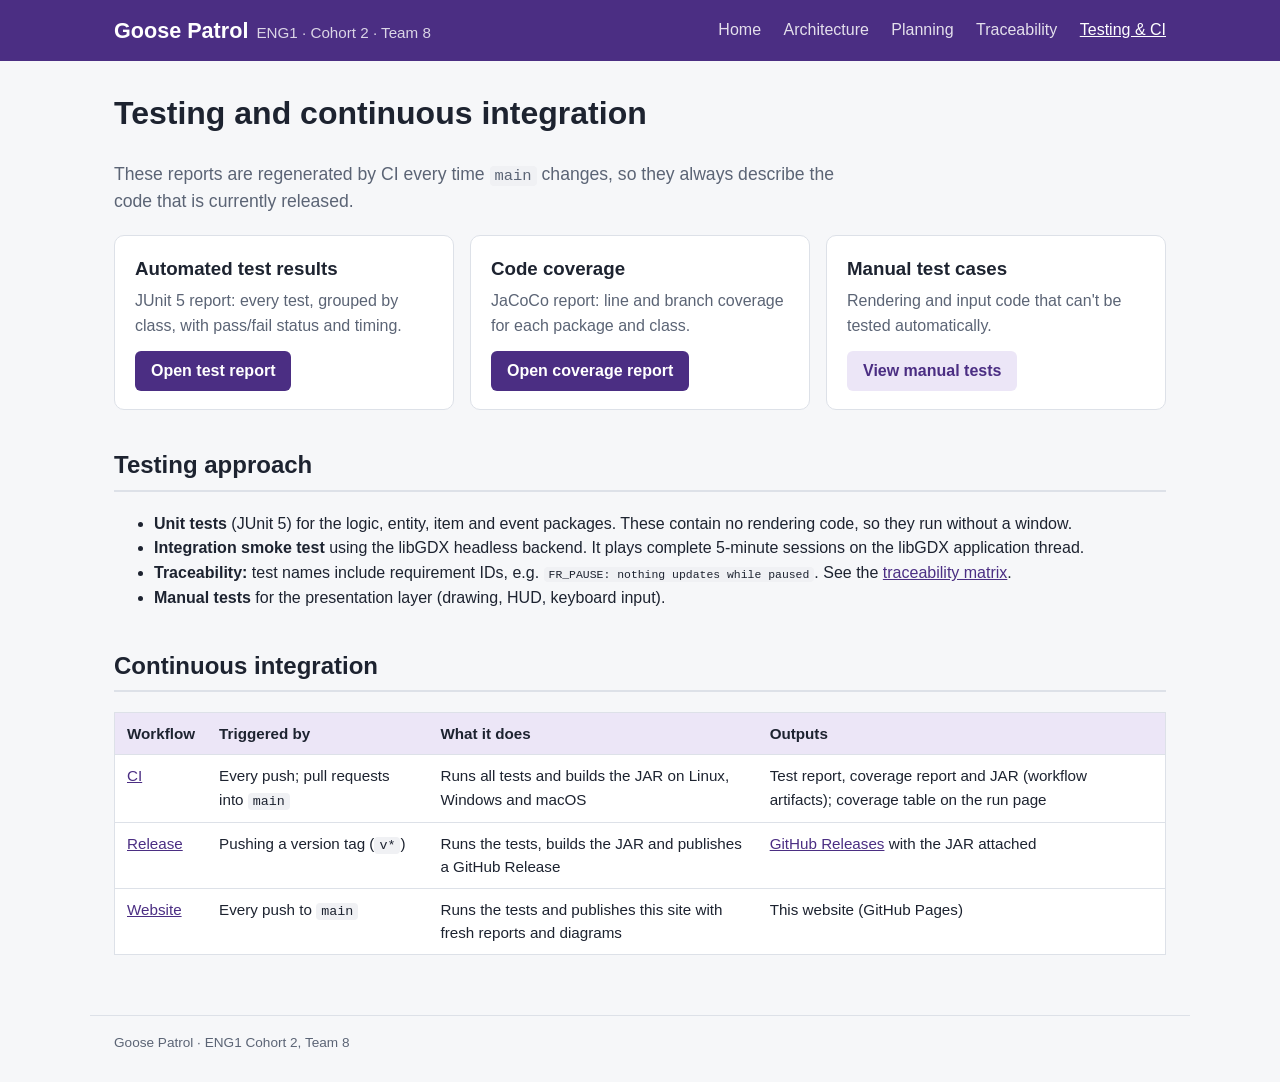
<file: website/testing.html>
<!DOCTYPE html>
<html lang="en">
<head>
  <meta charset="utf-8">
  <meta name="viewport" content="width=device-width, initial-scale=1">
  <title>Testing &amp; CI – Goose Patrol</title>
  <link rel="stylesheet" href="style.css">
</head>
<body>
<header>
  <div class="inner">
    <a class="brand" href="index.html">Goose Patrol<span>ENG1 · Cohort 2 · Team 8</span></a>
    <nav>
      <a href="index.html">Home</a>
      <a href="architecture.html">Architecture</a>
      <a href="planning.html">Planning</a>
      <a href="traceability.html">Traceability</a>
      <a href="testing.html" class="active">Testing &amp; CI</a>
    </nav>
  </div>
</header>

<main>
  <h1>Testing and continuous integration</h1>
  <p class="lead">
    These reports are regenerated by CI every time <code>main</code> changes, so they always
    describe the code that is currently released.
  </p>

  <div class="cards">
    <div class="card">
      <h3>Automated test results</h3>
      <p>JUnit 5 report: every test, grouped by class, with pass/fail status and timing.</p>
      <a class="button" href="testing/tests/index.html">Open test report</a>
    </div>
    <div class="card">
      <h3>Code coverage</h3>
      <p>JaCoCo report: line and branch coverage for each package and class.</p>
      <a class="button" href="testing/coverage/index.html">Open coverage report</a>
    </div>
    <div class="card">
      <h3>Manual test cases</h3>
      <p>Rendering and input code that can't be tested automatically.</p>
      <a class="button secondary" href="traceability.html#manual">View manual tests</a>
    </div>
  </div>

  <h2 id="approach">Testing approach</h2>
  <ul>
    <li><strong>Unit tests</strong> (JUnit 5) for the logic, entity, item and event packages. These
      contain no rendering code, so they run without a window.</li>
    <li><strong>Integration smoke test</strong> using the libGDX headless backend. It plays complete
      5-minute sessions on the libGDX application thread.</li>
    <li><strong>Traceability:</strong> test names include requirement IDs, e.g.
      <code>FR_PAUSE: nothing updates while paused</code>. See the
      <a href="traceability.html">traceability matrix</a>.</li>
    <li><strong>Manual tests</strong> for the presentation layer (drawing, HUD, keyboard input).</li>
  </ul>

  <h2 id="ci">Continuous integration</h2>
  <table>
    <thead><tr><th>Workflow</th><th>Triggered by</th><th>What it does</th><th>Outputs</th></tr></thead>
    <tbody>
      <tr>
        <td><a href="https://github.com/dns2jtm/Eng1_Project_Team8/actions/workflows/ci.yml">CI</a></td>
        <td>Every push; pull requests into <code>main</code></td>
        <td>Runs all tests and builds the JAR on Linux, Windows and macOS</td>
        <td>Test report, coverage report and JAR (workflow artifacts); coverage table on the run page</td>
      </tr>
      <tr>
        <td><a href="https://github.com/dns2jtm/Eng1_Project_Team8/actions/workflows/release.yml">Release</a></td>
        <td>Pushing a version tag (<code>v*</code>)</td>
        <td>Runs the tests, builds the JAR and publishes a GitHub Release</td>
        <td><a href="https://github.com/dns2jtm/Eng1_Project_Team8/releases">GitHub Releases</a> with the JAR attached</td>
      </tr>
      <tr>
        <td><a href="https://github.com/dns2jtm/Eng1_Project_Team8/actions/workflows/website.yml">Website</a></td>
        <td>Every push to <code>main</code></td>
        <td>Runs the tests and publishes this site with fresh reports and diagrams</td>
        <td>This website (GitHub Pages)</td>
      </tr>
    </tbody>
  </table>
</main>

<footer>
  Goose Patrol · ENG1 Cohort 2, Team 8
</footer>
</body>
</html>
</file>
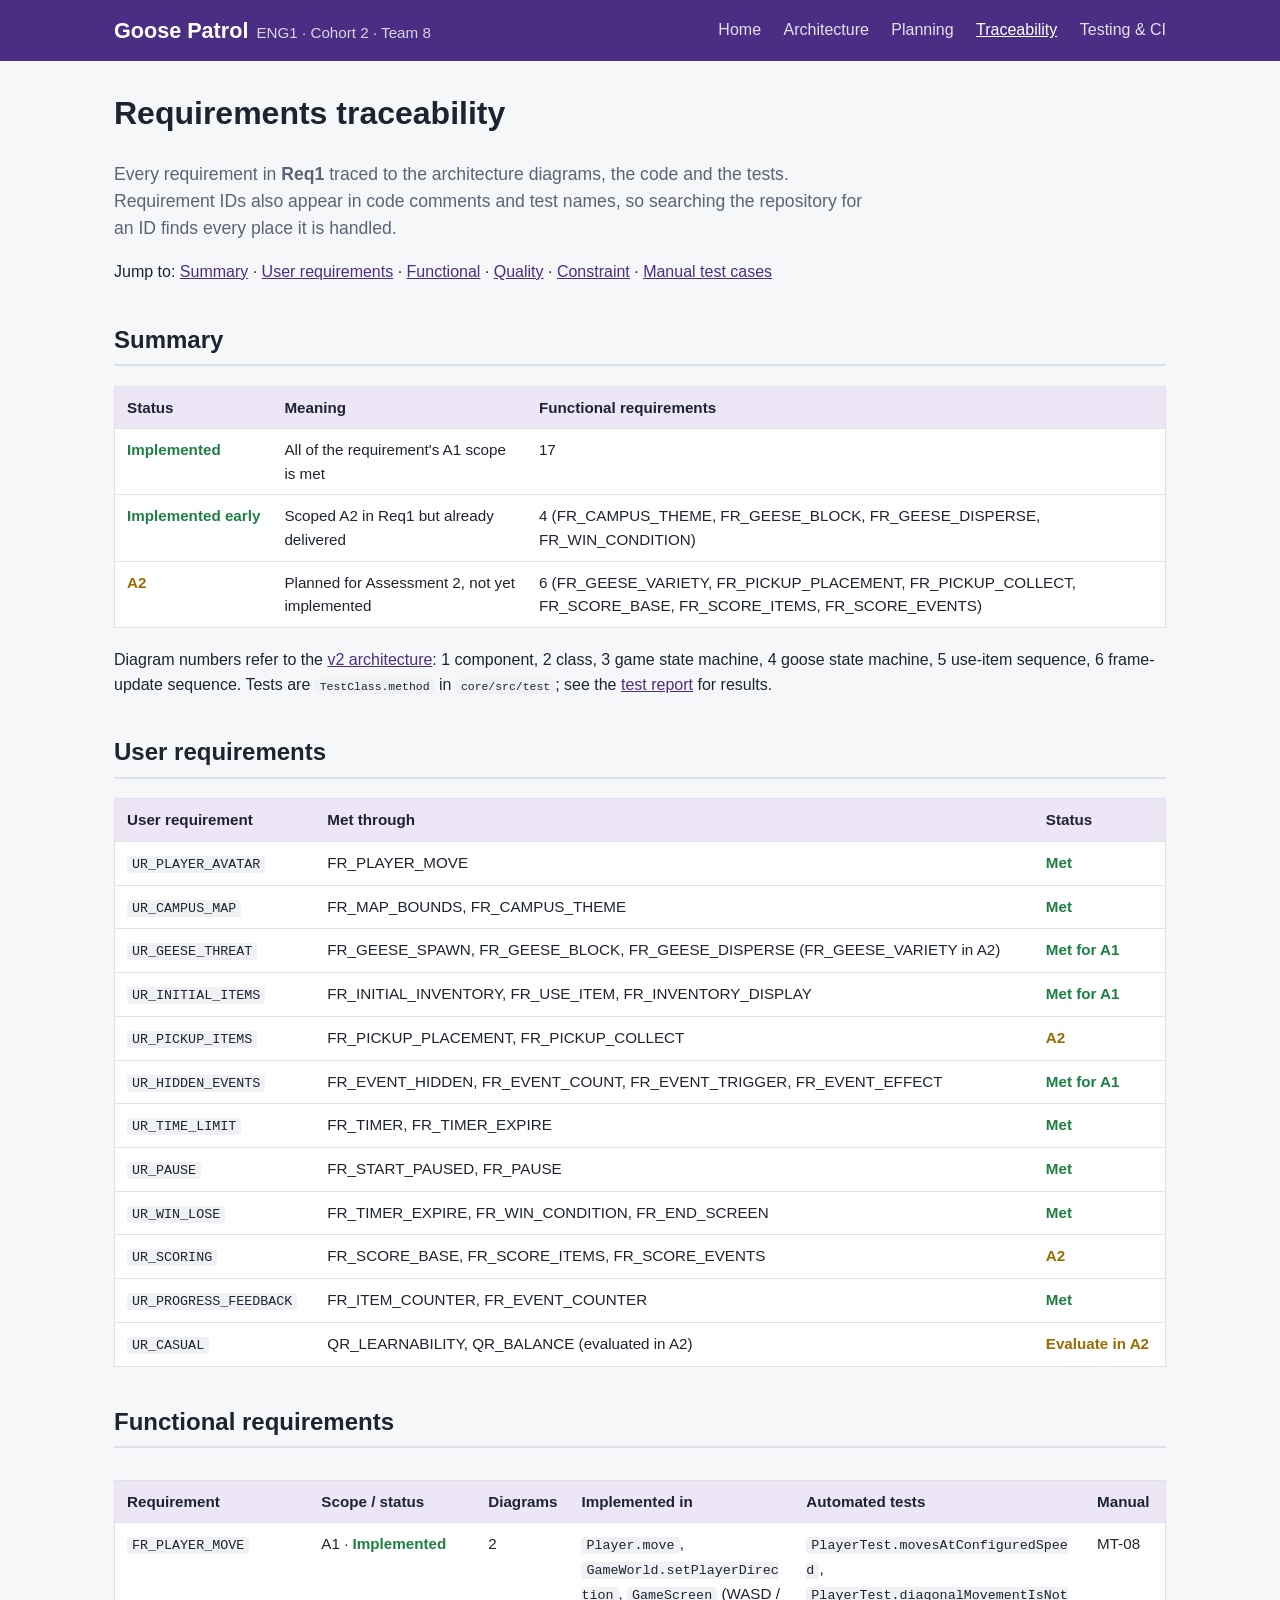
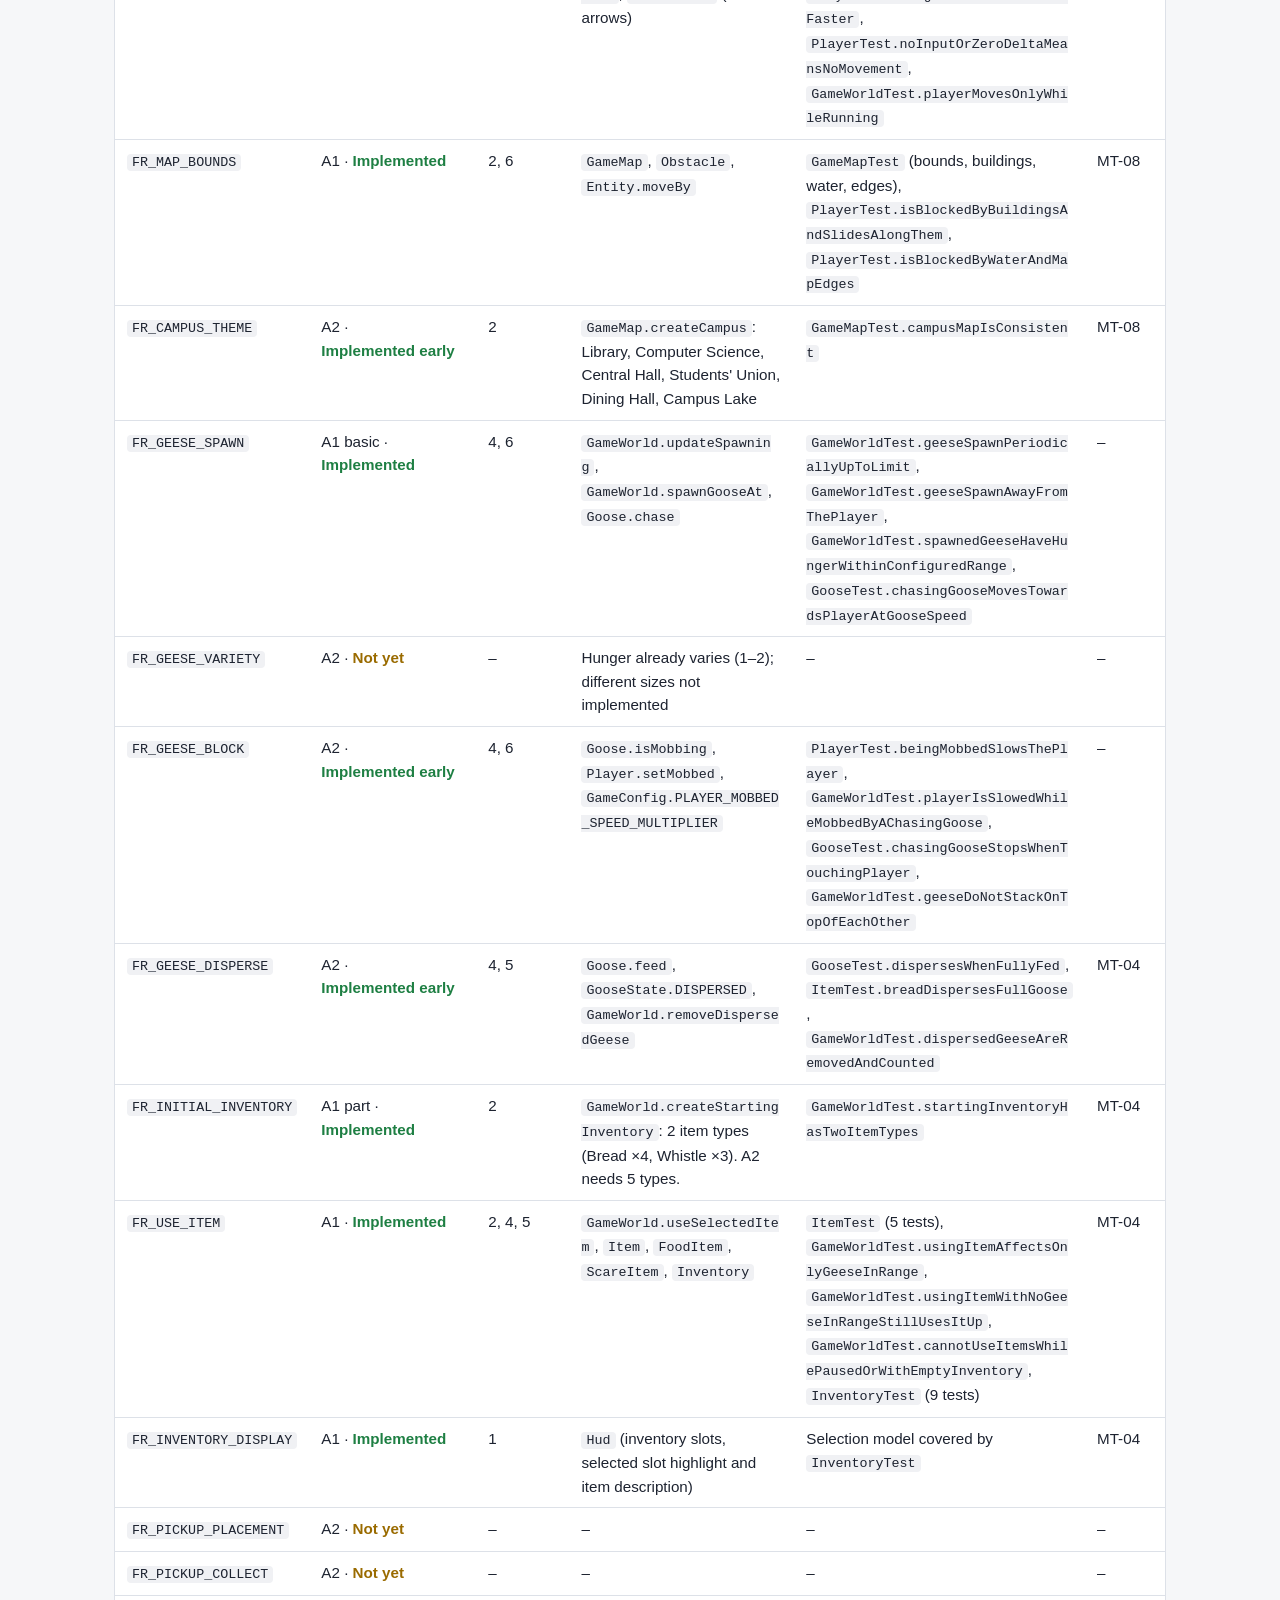
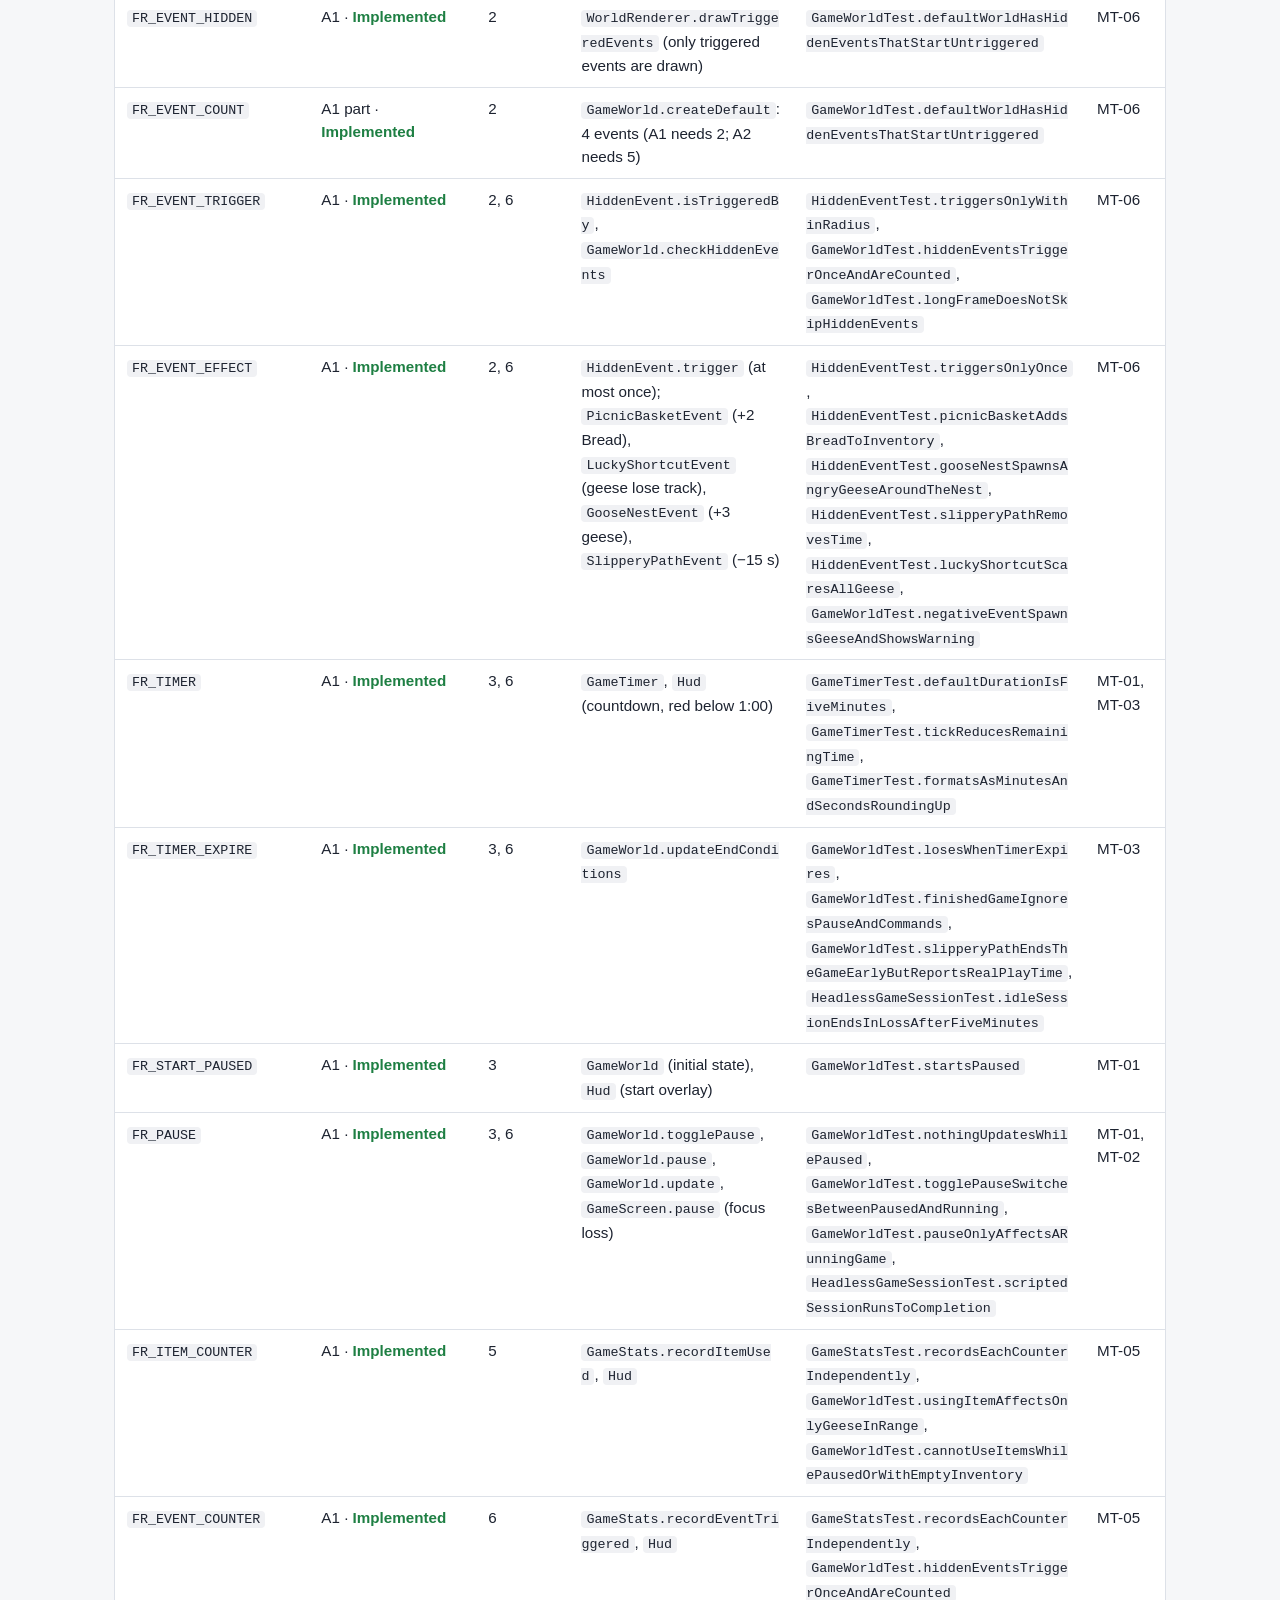
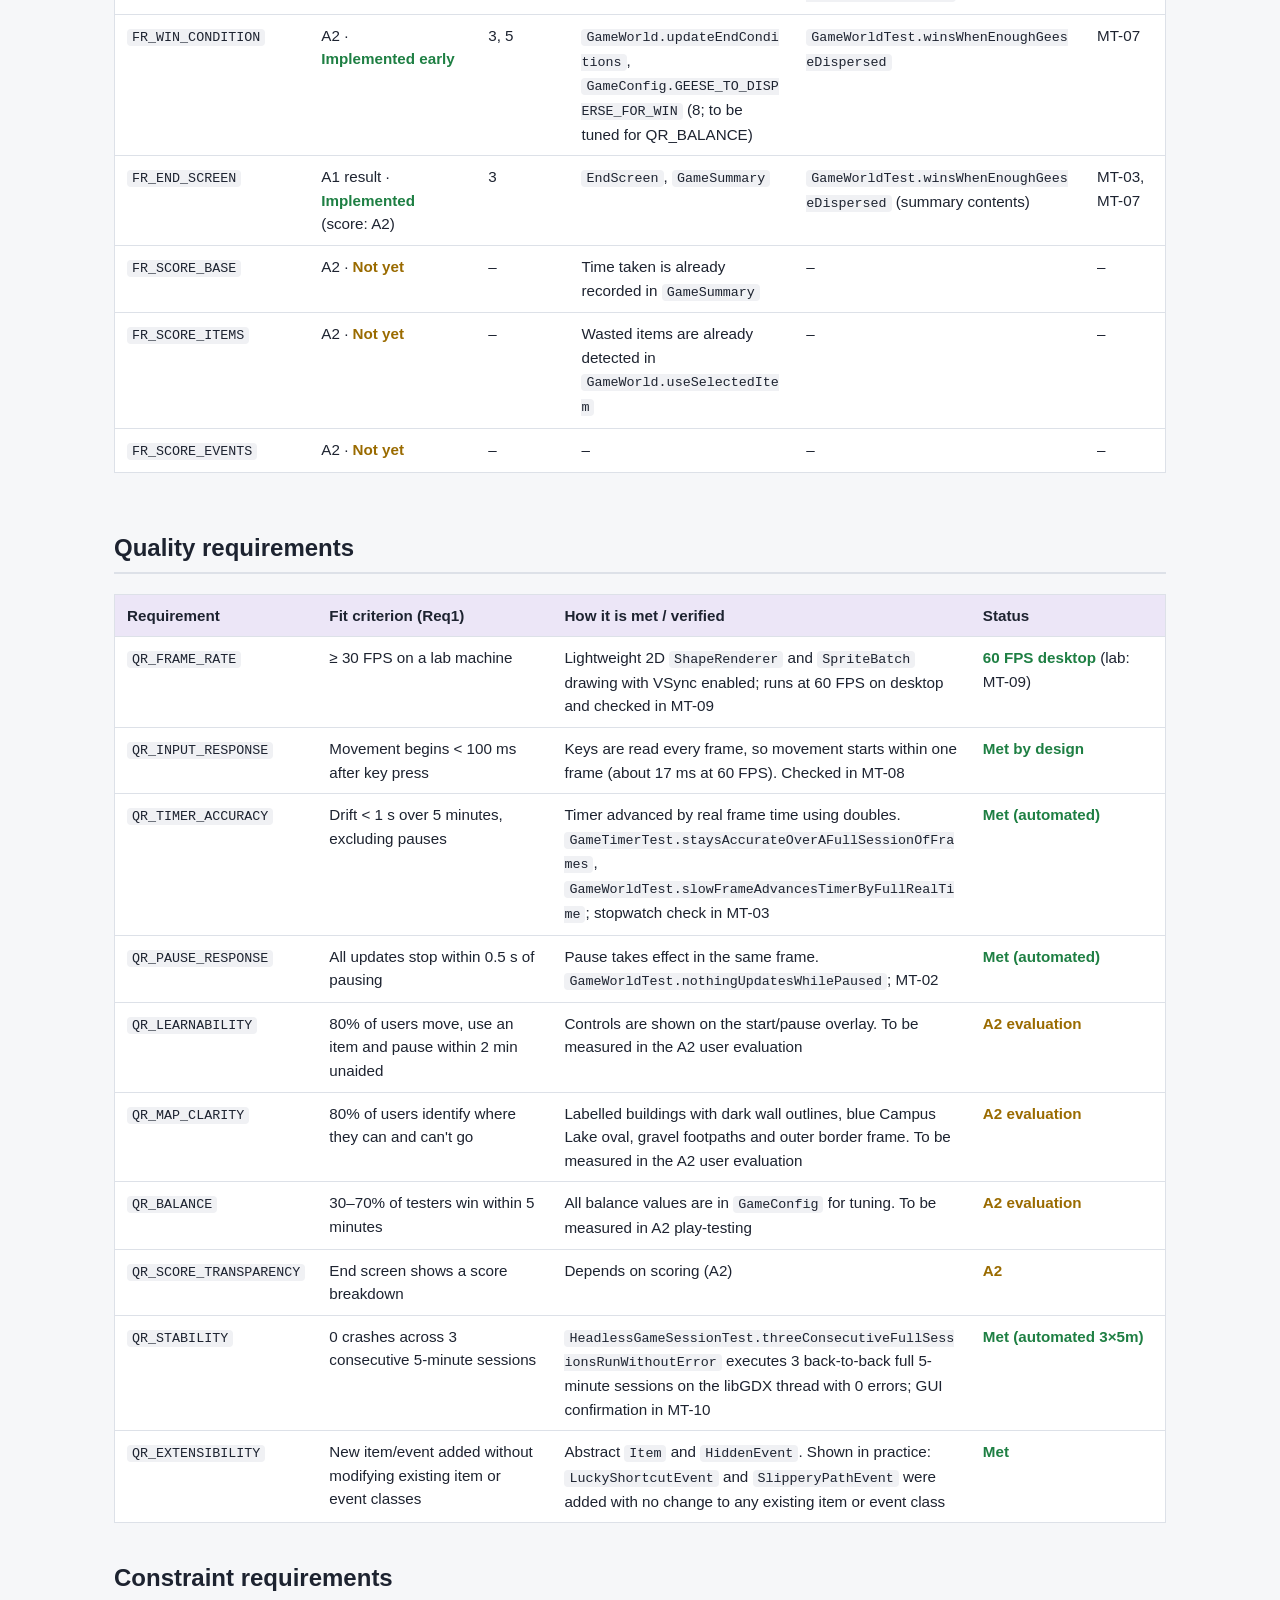
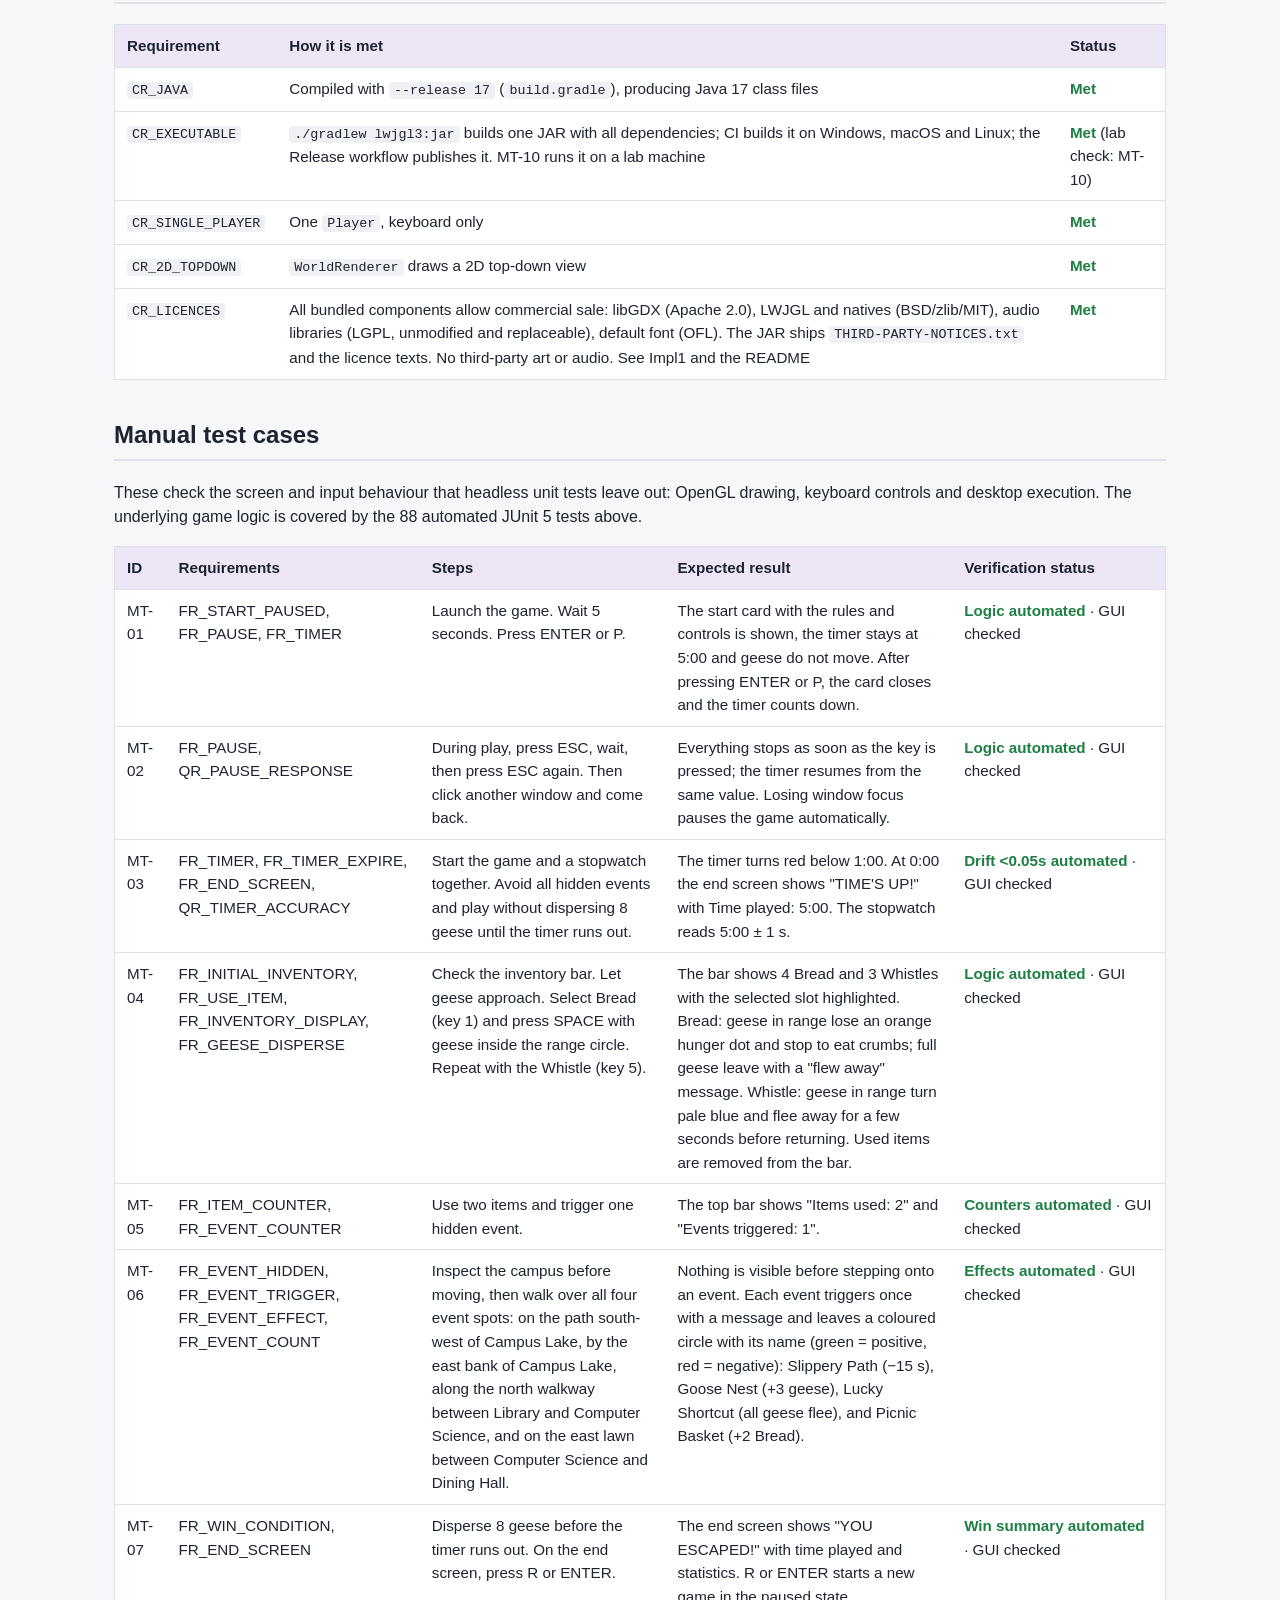
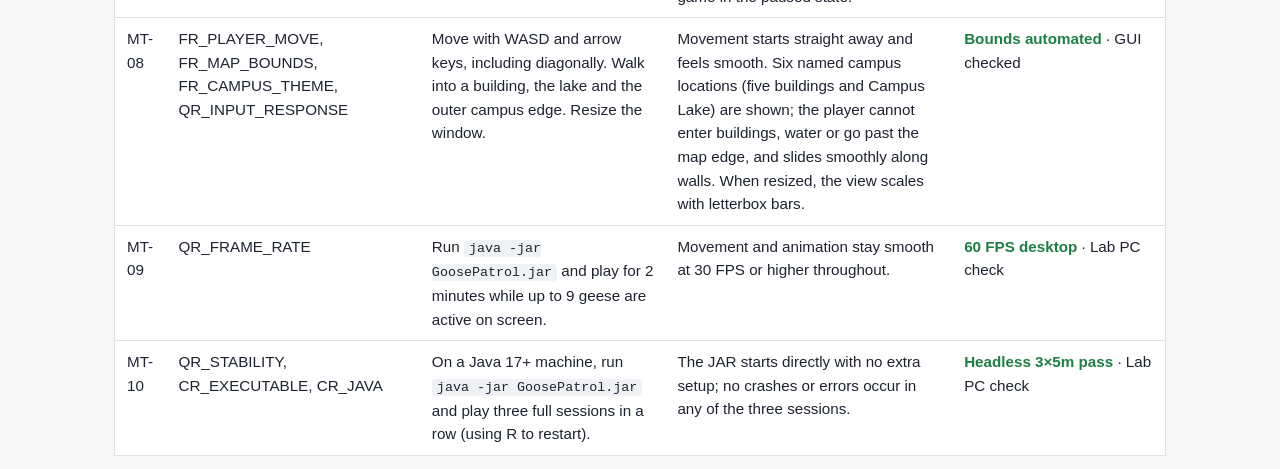
<file: website/traceability.html>
<!DOCTYPE html>
<html lang="en">
<head>
  <meta charset="utf-8">
  <meta name="viewport" content="width=device-width, initial-scale=1">
  <title>Traceability – Goose Patrol</title>
  <link rel="stylesheet" href="style.css">
</head>
<body>
<header>
  <div class="inner">
    <a class="brand" href="index.html">Goose Patrol<span>ENG1 · Cohort 2 · Team 8</span></a>
    <nav>
      <a href="index.html">Home</a>
      <a href="architecture.html">Architecture</a>
      <a href="planning.html">Planning</a>
      <a href="traceability.html" class="active">Traceability</a>
      <a href="testing.html">Testing &amp; CI</a>
    </nav>
  </div>
</header>

<main>
  <h1>Requirements traceability</h1>
  <p class="lead">
    Every requirement in <strong>Req1</strong> traced to the architecture diagrams, the code and
    the tests. Requirement IDs also appear in code comments and test names, so searching the
    repository for an ID finds every place it is handled.
  </p>
  <p>
    Jump to: <a href="#summary">Summary</a> · <a href="#user">User requirements</a> ·
    <a href="#functional">Functional</a> · <a href="#quality">Quality</a> ·
    <a href="#constraint">Constraint</a> · <a href="#manual">Manual test cases</a>
  </p>

  <h2 id="summary">Summary</h2>
  <table>
    <thead><tr><th>Status</th><th>Meaning</th><th>Functional requirements</th></tr></thead>
    <tbody>
      <tr><td><span class="status ok">Implemented</span></td><td>All of the requirement's A1 scope is met</td><td>17</td></tr>
      <tr><td><span class="status ok">Implemented early</span></td><td>Scoped A2 in Req1 but already delivered</td><td>4 (FR_CAMPUS_THEME, FR_GEESE_BLOCK, FR_GEESE_DISPERSE, FR_WIN_CONDITION)</td></tr>
      <tr><td><span class="status pending">A2</span></td><td>Planned for Assessment 2, not yet implemented</td><td>6 (FR_GEESE_VARIETY, FR_PICKUP_PLACEMENT, FR_PICKUP_COLLECT, FR_SCORE_BASE, FR_SCORE_ITEMS, FR_SCORE_EVENTS)</td></tr>
    </tbody>
  </table>
  <p>Diagram numbers refer to the <a href="architecture.html#v2">v2 architecture</a>:
    1 component, 2 class, 3 game state machine, 4 goose state machine, 5 use-item sequence,
    6 frame-update sequence. Tests are <code>TestClass.method</code> in <code>core/src/test</code>;
    see the <a href="testing.html">test report</a> for results.</p>

  <h2 id="user">User requirements</h2>
  <table>
    <thead><tr><th>User requirement</th><th>Met through</th><th>Status</th></tr></thead>
    <tbody>
      <tr><td><code>UR_PLAYER_AVATAR</code></td><td>FR_PLAYER_MOVE</td><td><span class="status ok">Met</span></td></tr>
      <tr><td><code>UR_CAMPUS_MAP</code></td><td>FR_MAP_BOUNDS, FR_CAMPUS_THEME</td><td><span class="status ok">Met</span></td></tr>
      <tr><td><code>UR_GEESE_THREAT</code></td><td>FR_GEESE_SPAWN, FR_GEESE_BLOCK, FR_GEESE_DISPERSE (FR_GEESE_VARIETY in A2)</td><td><span class="status ok">Met for A1</span></td></tr>
      <tr><td><code>UR_INITIAL_ITEMS</code></td><td>FR_INITIAL_INVENTORY, FR_USE_ITEM, FR_INVENTORY_DISPLAY</td><td><span class="status ok">Met for A1</span></td></tr>
      <tr><td><code>UR_PICKUP_ITEMS</code></td><td>FR_PICKUP_PLACEMENT, FR_PICKUP_COLLECT</td><td><span class="status pending">A2</span></td></tr>
      <tr><td><code>UR_HIDDEN_EVENTS</code></td><td>FR_EVENT_HIDDEN, FR_EVENT_COUNT, FR_EVENT_TRIGGER, FR_EVENT_EFFECT</td><td><span class="status ok">Met for A1</span></td></tr>
      <tr><td><code>UR_TIME_LIMIT</code></td><td>FR_TIMER, FR_TIMER_EXPIRE</td><td><span class="status ok">Met</span></td></tr>
      <tr><td><code>UR_PAUSE</code></td><td>FR_START_PAUSED, FR_PAUSE</td><td><span class="status ok">Met</span></td></tr>
      <tr><td><code>UR_WIN_LOSE</code></td><td>FR_TIMER_EXPIRE, FR_WIN_CONDITION, FR_END_SCREEN</td><td><span class="status ok">Met</span></td></tr>
      <tr><td><code>UR_SCORING</code></td><td>FR_SCORE_BASE, FR_SCORE_ITEMS, FR_SCORE_EVENTS</td><td><span class="status pending">A2</span></td></tr>
      <tr><td><code>UR_PROGRESS_FEEDBACK</code></td><td>FR_ITEM_COUNTER, FR_EVENT_COUNTER</td><td><span class="status ok">Met</span></td></tr>
      <tr><td><code>UR_CASUAL</code></td><td>QR_LEARNABILITY, QR_BALANCE (evaluated in A2)</td><td><span class="status pending">Evaluate in A2</span></td></tr>
    </tbody>
  </table>

  <h2 id="functional">Functional requirements</h2>
  <div class="table-scroll">
  <table>
    <thead>
      <tr><th>Requirement</th><th>Scope / status</th><th>Diagrams</th><th>Implemented in</th><th>Automated tests</th><th>Manual</th></tr>
    </thead>
    <tbody>
      <tr>
        <td><code>FR_PLAYER_MOVE</code></td>
        <td>A1 · <span class="status ok">Implemented</span></td>
        <td>2</td>
        <td><code>Player.move</code>, <code>GameWorld.setPlayerDirection</code>, <code>GameScreen</code> (WASD / arrows)</td>
        <td><code>PlayerTest.movesAtConfiguredSpeed</code>, <code>PlayerTest.diagonalMovementIsNotFaster</code>,
            <code>PlayerTest.noInputOrZeroDeltaMeansNoMovement</code>, <code>GameWorldTest.playerMovesOnlyWhileRunning</code></td>
        <td>MT-08</td>
      </tr>
      <tr>
        <td><code>FR_MAP_BOUNDS</code></td>
        <td>A1 · <span class="status ok">Implemented</span></td>
        <td>2, 6</td>
        <td><code>GameMap</code>, <code>Obstacle</code>, <code>Entity.moveBy</code></td>
        <td><code>GameMapTest</code> (bounds, buildings, water, edges),
            <code>PlayerTest.isBlockedByBuildingsAndSlidesAlongThem</code>, <code>PlayerTest.isBlockedByWaterAndMapEdges</code></td>
        <td>MT-08</td>
      </tr>
      <tr>
        <td><code>FR_CAMPUS_THEME</code></td>
        <td>A2 · <span class="status ok">Implemented early</span></td>
        <td>2</td>
        <td><code>GameMap.createCampus</code>: Library, Computer Science, Central Hall, Students' Union, Dining Hall, Campus Lake</td>
        <td><code>GameMapTest.campusMapIsConsistent</code></td>
        <td>MT-08</td>
      </tr>
      <tr>
        <td><code>FR_GEESE_SPAWN</code></td>
        <td>A1 basic · <span class="status ok">Implemented</span></td>
        <td>4, 6</td>
        <td><code>GameWorld.updateSpawning</code>, <code>GameWorld.spawnGooseAt</code>, <code>Goose.chase</code></td>
        <td><code>GameWorldTest.geeseSpawnPeriodicallyUpToLimit</code>, <code>GameWorldTest.geeseSpawnAwayFromThePlayer</code>,
            <code>GameWorldTest.spawnedGeeseHaveHungerWithinConfiguredRange</code>, <code>GooseTest.chasingGooseMovesTowardsPlayerAtGooseSpeed</code></td>
        <td>–</td>
      </tr>
      <tr>
        <td><code>FR_GEESE_VARIETY</code></td>
        <td>A2 · <span class="status pending">Not yet</span></td>
        <td>–</td>
        <td>Hunger already varies (1–2); different sizes not implemented</td>
        <td>–</td><td>–</td>
      </tr>
      <tr>
        <td><code>FR_GEESE_BLOCK</code></td>
        <td>A2 · <span class="status ok">Implemented early</span></td>
        <td>4, 6</td>
        <td><code>Goose.isMobbing</code>, <code>Player.setMobbed</code>, <code>GameConfig.PLAYER_MOBBED_SPEED_MULTIPLIER</code></td>
        <td><code>PlayerTest.beingMobbedSlowsThePlayer</code>, <code>GameWorldTest.playerIsSlowedWhileMobbedByAChasingGoose</code>,
            <code>GooseTest.chasingGooseStopsWhenTouchingPlayer</code>, <code>GameWorldTest.geeseDoNotStackOnTopOfEachOther</code></td>
        <td>–</td>
      </tr>
      <tr>
        <td><code>FR_GEESE_DISPERSE</code></td>
        <td>A2 · <span class="status ok">Implemented early</span></td>
        <td>4, 5</td>
        <td><code>Goose.feed</code>, <code>GooseState.DISPERSED</code>, <code>GameWorld.removeDispersedGeese</code></td>
        <td><code>GooseTest.dispersesWhenFullyFed</code>, <code>ItemTest.breadDispersesFullGoose</code>,
            <code>GameWorldTest.dispersedGeeseAreRemovedAndCounted</code></td>
        <td>MT-04</td>
      </tr>
      <tr>
        <td><code>FR_INITIAL_INVENTORY</code></td>
        <td>A1 part · <span class="status ok">Implemented</span></td>
        <td>2</td>
        <td><code>GameWorld.createStartingInventory</code>: 2 item types (Bread ×4, Whistle ×3). A2 needs 5 types.</td>
        <td><code>GameWorldTest.startingInventoryHasTwoItemTypes</code></td>
        <td>MT-04</td>
      </tr>
      <tr>
        <td><code>FR_USE_ITEM</code></td>
        <td>A1 · <span class="status ok">Implemented</span></td>
        <td>2, 4, 5</td>
        <td><code>GameWorld.useSelectedItem</code>, <code>Item</code>, <code>FoodItem</code>, <code>ScareItem</code>, <code>Inventory</code></td>
        <td><code>ItemTest</code> (5 tests), <code>GameWorldTest.usingItemAffectsOnlyGeeseInRange</code>,
            <code>GameWorldTest.usingItemWithNoGeeseInRangeStillUsesItUp</code>, <code>GameWorldTest.cannotUseItemsWhilePausedOrWithEmptyInventory</code>,
            <code>InventoryTest</code> (9 tests)</td>
        <td>MT-04</td>
      </tr>
      <tr>
        <td><code>FR_INVENTORY_DISPLAY</code></td>
        <td>A1 · <span class="status ok">Implemented</span></td>
        <td>1</td>
        <td><code>Hud</code> (inventory slots, selected slot highlight and item description)</td>
        <td>Selection model covered by <code>InventoryTest</code></td>
        <td>MT-04</td>
      </tr>
      <tr>
        <td><code>FR_PICKUP_PLACEMENT</code></td>
        <td>A2 · <span class="status pending">Not yet</span></td>
        <td>–</td><td>–</td><td>–</td><td>–</td>
      </tr>
      <tr>
        <td><code>FR_PICKUP_COLLECT</code></td>
        <td>A2 · <span class="status pending">Not yet</span></td>
        <td>–</td><td>–</td><td>–</td><td>–</td>
      </tr>
      <tr>
        <td><code>FR_EVENT_HIDDEN</code></td>
        <td>A1 · <span class="status ok">Implemented</span></td>
        <td>2</td>
        <td><code>WorldRenderer.drawTriggeredEvents</code> (only triggered events are drawn)</td>
        <td><code>GameWorldTest.defaultWorldHasHiddenEventsThatStartUntriggered</code></td>
        <td>MT-06</td>
      </tr>
      <tr>
        <td><code>FR_EVENT_COUNT</code></td>
        <td>A1 part · <span class="status ok">Implemented</span></td>
        <td>2</td>
        <td><code>GameWorld.createDefault</code>: 4 events (A1 needs 2; A2 needs 5)</td>
        <td><code>GameWorldTest.defaultWorldHasHiddenEventsThatStartUntriggered</code></td>
        <td>MT-06</td>
      </tr>
      <tr>
        <td><code>FR_EVENT_TRIGGER</code></td>
        <td>A1 · <span class="status ok">Implemented</span></td>
        <td>2, 6</td>
        <td><code>HiddenEvent.isTriggeredBy</code>, <code>GameWorld.checkHiddenEvents</code></td>
        <td><code>HiddenEventTest.triggersOnlyWithinRadius</code>, <code>GameWorldTest.hiddenEventsTriggerOnceAndAreCounted</code>,
            <code>GameWorldTest.longFrameDoesNotSkipHiddenEvents</code></td>
        <td>MT-06</td>
      </tr>
      <tr>
        <td><code>FR_EVENT_EFFECT</code></td>
        <td>A1 · <span class="status ok">Implemented</span></td>
        <td>2, 6</td>
        <td><code>HiddenEvent.trigger</code> (at most once); <code>PicnicBasketEvent</code> (+2 Bread), <code>LuckyShortcutEvent</code> (geese lose track),
            <code>GooseNestEvent</code> (+3 geese), <code>SlipperyPathEvent</code> (−15 s)</td>
        <td><code>HiddenEventTest.triggersOnlyOnce</code>, <code>HiddenEventTest.picnicBasketAddsBreadToInventory</code>,
            <code>HiddenEventTest.gooseNestSpawnsAngryGeeseAroundTheNest</code>, <code>HiddenEventTest.slipperyPathRemovesTime</code>,
            <code>HiddenEventTest.luckyShortcutScaresAllGeese</code>, <code>GameWorldTest.negativeEventSpawnsGeeseAndShowsWarning</code></td>
        <td>MT-06</td>
      </tr>
      <tr>
        <td><code>FR_TIMER</code></td>
        <td>A1 · <span class="status ok">Implemented</span></td>
        <td>3, 6</td>
        <td><code>GameTimer</code>, <code>Hud</code> (countdown, red below 1:00)</td>
        <td><code>GameTimerTest.defaultDurationIsFiveMinutes</code>, <code>GameTimerTest.tickReducesRemainingTime</code>,
            <code>GameTimerTest.formatsAsMinutesAndSecondsRoundingUp</code></td>
        <td>MT-01, MT-03</td>
      </tr>
      <tr>
        <td><code>FR_TIMER_EXPIRE</code></td>
        <td>A1 · <span class="status ok">Implemented</span></td>
        <td>3, 6</td>
        <td><code>GameWorld.updateEndConditions</code></td>
        <td><code>GameWorldTest.losesWhenTimerExpires</code>, <code>GameWorldTest.finishedGameIgnoresPauseAndCommands</code>,
            <code>GameWorldTest.slipperyPathEndsTheGameEarlyButReportsRealPlayTime</code>,
            <code>HeadlessGameSessionTest.idleSessionEndsInLossAfterFiveMinutes</code></td>
        <td>MT-03</td>
      </tr>
      <tr>
        <td><code>FR_START_PAUSED</code></td>
        <td>A1 · <span class="status ok">Implemented</span></td>
        <td>3</td>
        <td><code>GameWorld</code> (initial state), <code>Hud</code> (start overlay)</td>
        <td><code>GameWorldTest.startsPaused</code></td>
        <td>MT-01</td>
      </tr>
      <tr>
        <td><code>FR_PAUSE</code></td>
        <td>A1 · <span class="status ok">Implemented</span></td>
        <td>3, 6</td>
        <td><code>GameWorld.togglePause</code>, <code>GameWorld.pause</code>, <code>GameWorld.update</code>, <code>GameScreen.pause</code> (focus loss)</td>
        <td><code>GameWorldTest.nothingUpdatesWhilePaused</code>, <code>GameWorldTest.togglePauseSwitchesBetweenPausedAndRunning</code>,
            <code>GameWorldTest.pauseOnlyAffectsARunningGame</code>, <code>HeadlessGameSessionTest.scriptedSessionRunsToCompletion</code></td>
        <td>MT-01, MT-02</td>
      </tr>
      <tr>
        <td><code>FR_ITEM_COUNTER</code></td>
        <td>A1 · <span class="status ok">Implemented</span></td>
        <td>5</td>
        <td><code>GameStats.recordItemUsed</code>, <code>Hud</code></td>
        <td><code>GameStatsTest.recordsEachCounterIndependently</code>, <code>GameWorldTest.usingItemAffectsOnlyGeeseInRange</code>,
            <code>GameWorldTest.cannotUseItemsWhilePausedOrWithEmptyInventory</code></td>
        <td>MT-05</td>
      </tr>
      <tr>
        <td><code>FR_EVENT_COUNTER</code></td>
        <td>A1 · <span class="status ok">Implemented</span></td>
        <td>6</td>
        <td><code>GameStats.recordEventTriggered</code>, <code>Hud</code></td>
        <td><code>GameStatsTest.recordsEachCounterIndependently</code>, <code>GameWorldTest.hiddenEventsTriggerOnceAndAreCounted</code></td>
        <td>MT-05</td>
      </tr>
      <tr>
        <td><code>FR_WIN_CONDITION</code></td>
        <td>A2 · <span class="status ok">Implemented early</span></td>
        <td>3, 5</td>
        <td><code>GameWorld.updateEndConditions</code>, <code>GameConfig.GEESE_TO_DISPERSE_FOR_WIN</code> (8; to be tuned for QR_BALANCE)</td>
        <td><code>GameWorldTest.winsWhenEnoughGeeseDispersed</code></td>
        <td>MT-07</td>
      </tr>
      <tr>
        <td><code>FR_END_SCREEN</code></td>
        <td>A1 result · <span class="status ok">Implemented</span> (score: A2)</td>
        <td>3</td>
        <td><code>EndScreen</code>, <code>GameSummary</code></td>
        <td><code>GameWorldTest.winsWhenEnoughGeeseDispersed</code> (summary contents)</td>
        <td>MT-03, MT-07</td>
      </tr>
      <tr>
        <td><code>FR_SCORE_BASE</code></td>
        <td>A2 · <span class="status pending">Not yet</span></td>
        <td>–</td><td>Time taken is already recorded in <code>GameSummary</code></td><td>–</td><td>–</td>
      </tr>
      <tr>
        <td><code>FR_SCORE_ITEMS</code></td>
        <td>A2 · <span class="status pending">Not yet</span></td>
        <td>–</td><td>Wasted items are already detected in <code>GameWorld.useSelectedItem</code></td><td>–</td><td>–</td>
      </tr>
      <tr>
        <td><code>FR_SCORE_EVENTS</code></td>
        <td>A2 · <span class="status pending">Not yet</span></td>
        <td>–</td><td>–</td><td>–</td><td>–</td>
      </tr>
    </tbody>
  </table>
  </div>

  <h2 id="quality">Quality requirements</h2>
  <table>
    <thead><tr><th>Requirement</th><th>Fit criterion (Req1)</th><th>How it is met / verified</th><th>Status</th></tr></thead>
    <tbody>
      <tr>
        <td><code>QR_FRAME_RATE</code></td><td>&ge; 30 FPS on a lab machine</td>
        <td>Lightweight 2D <code>ShapeRenderer</code> and <code>SpriteBatch</code> drawing with VSync enabled; runs at 60 FPS on desktop and checked in MT-09</td>
        <td><span class="status ok">60 FPS desktop</span> (lab: MT-09)</td>
      </tr>
      <tr>
        <td><code>QR_INPUT_RESPONSE</code></td><td>Movement begins &lt; 100 ms after key press</td>
        <td>Keys are read every frame, so movement starts within one frame (about 17 ms at 60 FPS). Checked in MT-08</td>
        <td><span class="status ok">Met by design</span></td>
      </tr>
      <tr>
        <td><code>QR_TIMER_ACCURACY</code></td><td>Drift &lt; 1 s over 5 minutes, excluding pauses</td>
        <td>Timer advanced by real frame time using doubles. <code>GameTimerTest.staysAccurateOverAFullSessionOfFrames</code>,
            <code>GameWorldTest.slowFrameAdvancesTimerByFullRealTime</code>; stopwatch check in MT-03</td>
        <td><span class="status ok">Met (automated)</span></td>
      </tr>
      <tr>
        <td><code>QR_PAUSE_RESPONSE</code></td><td>All updates stop within 0.5 s of pausing</td>
        <td>Pause takes effect in the same frame. <code>GameWorldTest.nothingUpdatesWhilePaused</code>; MT-02</td>
        <td><span class="status ok">Met (automated)</span></td>
      </tr>
      <tr>
        <td><code>QR_LEARNABILITY</code></td><td>80% of users move, use an item and pause within 2 min unaided</td>
        <td>Controls are shown on the start/pause overlay. To be measured in the A2 user evaluation</td>
        <td><span class="status pending">A2 evaluation</span></td>
      </tr>
      <tr>
        <td><code>QR_MAP_CLARITY</code></td><td>80% of users identify where they can and can't go</td>
        <td>Labelled buildings with dark wall outlines, blue Campus Lake oval, gravel footpaths and outer border frame. To be measured in the A2 user evaluation</td>
        <td><span class="status pending">A2 evaluation</span></td>
      </tr>
      <tr>
        <td><code>QR_BALANCE</code></td><td>30–70% of testers win within 5 minutes</td>
        <td>All balance values are in <code>GameConfig</code> for tuning. To be measured in A2 play-testing</td>
        <td><span class="status pending">A2 evaluation</span></td>
      </tr>
      <tr>
        <td><code>QR_SCORE_TRANSPARENCY</code></td><td>End screen shows a score breakdown</td>
        <td>Depends on scoring (A2)</td>
        <td><span class="status pending">A2</span></td>
      </tr>
      <tr>
        <td><code>QR_STABILITY</code></td><td>0 crashes across 3 consecutive 5-minute sessions</td>
        <td><code>HeadlessGameSessionTest.threeConsecutiveFullSessionsRunWithoutError</code> executes 3 back-to-back full 5-minute sessions on the libGDX thread with 0 errors; GUI confirmation in MT-10</td>
        <td><span class="status ok">Met (automated 3&times;5m)</span></td>
      </tr>
      <tr>
        <td><code>QR_EXTENSIBILITY</code></td><td>New item/event added without modifying existing item or event classes</td>
        <td>Abstract <code>Item</code> and <code>HiddenEvent</code>. Shown in practice: <code>LuckyShortcutEvent</code> and
            <code>SlipperyPathEvent</code> were added with no change to any existing item or event class</td>
        <td><span class="status ok">Met</span></td>
      </tr>
    </tbody>
  </table>

  <h2 id="constraint">Constraint requirements</h2>
  <table>
    <thead><tr><th>Requirement</th><th>How it is met</th><th>Status</th></tr></thead>
    <tbody>
      <tr><td><code>CR_JAVA</code></td><td>Compiled with <code>--release 17</code> (<code>build.gradle</code>), producing Java 17 class files</td><td><span class="status ok">Met</span></td></tr>
      <tr><td><code>CR_EXECUTABLE</code></td><td><code>./gradlew lwjgl3:jar</code> builds one JAR with all dependencies; CI builds it on Windows, macOS and Linux; the Release workflow publishes it. MT-10 runs it on a lab machine</td><td><span class="status ok">Met</span> (lab check: MT-10)</td></tr>
      <tr><td><code>CR_SINGLE_PLAYER</code></td><td>One <code>Player</code>, keyboard only</td><td><span class="status ok">Met</span></td></tr>
      <tr><td><code>CR_2D_TOPDOWN</code></td><td><code>WorldRenderer</code> draws a 2D top-down view</td><td><span class="status ok">Met</span></td></tr>
      <tr><td><code>CR_LICENCES</code></td><td>All bundled components allow commercial sale: libGDX (Apache 2.0), LWJGL and natives (BSD/zlib/MIT), audio libraries (LGPL, unmodified and replaceable), default font (OFL). The JAR ships <code>THIRD-PARTY-NOTICES.txt</code> and the licence texts. No third-party art or audio. See Impl1 and the README</td><td><span class="status ok">Met</span></td></tr>
    </tbody>
  </table>

  <h2 id="manual">Manual test cases</h2>
  <p>
    These check the screen and input behaviour that headless unit tests leave out: OpenGL drawing,
    keyboard controls and desktop execution. The underlying game logic is covered by the 88 automated
    JUnit 5 tests above.
  </p>
  <table>
    <thead><tr><th>ID</th><th>Requirements</th><th>Steps</th><th>Expected result</th><th>Verification status</th></tr></thead>
    <tbody>
      <tr>
        <td>MT-01</td><td>FR_START_PAUSED, FR_PAUSE, FR_TIMER</td>
        <td>Launch the game. Wait 5 seconds. Press ENTER or P.</td>
        <td>The start card with the rules and controls is shown, the timer stays at 5:00 and geese do not move. After pressing ENTER or P, the card closes and the timer counts down.</td>
        <td><span class="status ok">Logic automated</span> · GUI checked</td>
      </tr>
      <tr>
        <td>MT-02</td><td>FR_PAUSE, QR_PAUSE_RESPONSE</td>
        <td>During play, press ESC, wait, then press ESC again. Then click another window and come back.</td>
        <td>Everything stops as soon as the key is pressed; the timer resumes from the same value. Losing window focus pauses the game automatically.</td>
        <td><span class="status ok">Logic automated</span> · GUI checked</td>
      </tr>
      <tr>
        <td>MT-03</td><td>FR_TIMER, FR_TIMER_EXPIRE, FR_END_SCREEN, QR_TIMER_ACCURACY</td>
        <td>Start the game and a stopwatch together. Avoid all hidden events and play without dispersing 8 geese until the timer runs out.</td>
        <td>The timer turns red below 1:00. At 0:00 the end screen shows "TIME'S UP!" with Time played: 5:00. The stopwatch reads 5:00 &plusmn; 1 s.</td>
        <td><span class="status ok">Drift &lt;0.05s automated</span> · GUI checked</td>
      </tr>
      <tr>
        <td>MT-04</td><td>FR_INITIAL_INVENTORY, FR_USE_ITEM, FR_INVENTORY_DISPLAY, FR_GEESE_DISPERSE</td>
        <td>Check the inventory bar. Let geese approach. Select Bread (key 1) and press SPACE with geese inside the range circle. Repeat with the Whistle (key 5).</td>
        <td>The bar shows 4 Bread and 3 Whistles with the selected slot highlighted. Bread: geese in range lose an orange hunger dot and stop to eat crumbs; full geese leave with a "flew away" message. Whistle: geese in range turn pale blue and flee away for a few seconds before returning. Used items are removed from the bar.</td>
        <td><span class="status ok">Logic automated</span> · GUI checked</td>
      </tr>
      <tr>
        <td>MT-05</td><td>FR_ITEM_COUNTER, FR_EVENT_COUNTER</td>
        <td>Use two items and trigger one hidden event.</td>
        <td>The top bar shows "Items used: 2" and "Events triggered: 1".</td>
        <td><span class="status ok">Counters automated</span> · GUI checked</td>
      </tr>
      <tr>
        <td>MT-06</td><td>FR_EVENT_HIDDEN, FR_EVENT_TRIGGER, FR_EVENT_EFFECT, FR_EVENT_COUNT</td>
        <td>Inspect the campus before moving, then walk over all four event spots: on the path south-west of Campus Lake, by the east bank of Campus Lake, along the north walkway between Library and Computer Science, and on the east lawn between Computer Science and Dining Hall.</td>
        <td>Nothing is visible before stepping onto an event. Each event triggers once with a message and leaves a coloured circle with its name (green = positive, red = negative): Slippery Path (&minus;15 s), Goose Nest (+3 geese), Lucky Shortcut (all geese flee), and Picnic Basket (+2 Bread).</td>
        <td><span class="status ok">Effects automated</span> · GUI checked</td>
      </tr>
      <tr>
        <td>MT-07</td><td>FR_WIN_CONDITION, FR_END_SCREEN</td>
        <td>Disperse 8 geese before the timer runs out. On the end screen, press R or ENTER.</td>
        <td>The end screen shows "YOU ESCAPED!" with time played and statistics. R or ENTER starts a new game in the paused state.</td>
        <td><span class="status ok">Win summary automated</span> · GUI checked</td>
      </tr>
      <tr>
        <td>MT-08</td><td>FR_PLAYER_MOVE, FR_MAP_BOUNDS, FR_CAMPUS_THEME, QR_INPUT_RESPONSE</td>
        <td>Move with WASD and arrow keys, including diagonally. Walk into a building, the lake and the outer campus edge. Resize the window.</td>
        <td>Movement starts straight away and feels smooth. Six named campus locations (five buildings and Campus Lake) are shown; the player cannot enter buildings, water or go past the map edge, and slides smoothly along walls. When resized, the view scales with letterbox bars.</td>
        <td><span class="status ok">Bounds automated</span> · GUI checked</td>
      </tr>
      <tr>
        <td>MT-09</td><td>QR_FRAME_RATE</td>
        <td>Run <code>java -jar GoosePatrol.jar</code> and play for 2 minutes while up to 9 geese are active on screen.</td>
        <td>Movement and animation stay smooth at 30 FPS or higher throughout.</td>
        <td><span class="status ok">60 FPS desktop</span> · Lab PC check</td>
      </tr>
      <tr>
        <td>MT-10</td><td>QR_STABILITY, CR_EXECUTABLE, CR_JAVA</td>
        <td>On a Java 17+ machine, run <code>java -jar GoosePatrol.jar</code> and play three full sessions in a row (using R to restart).</td>
        <td>The JAR starts directly with no extra setup; no crashes or errors occur in any of the three sessions.</td>
        <td><span class="status ok">Headless 3&times;5m pass</span> · Lab PC check</td>
      </tr>
    </tbody>
  </table>
</main>

<footer>
  Goose Patrol · ENG1 Cohort 2, Team 8
</footer>
</body>
</html>
</file>
<file: deliverables/deliverables.css>
@page {
  size: A4;
  margin: 10.5mm 11mm;
}

* {
  box-sizing: border-box;
}

body {
  font-family: Arial, Helvetica, Calibri, "Segoe UI", sans-serif;
  font-size: 11pt;
  line-height: 1.15;
  color: #111;
  margin: 0;
  padding: 0;
}

/* Dedicated Section 1.2 Title Page (excluded from deliverable page limit) */
.title-page {
  display: flex;
  flex-direction: column;
  justify-content: center;
  align-items: center;
  text-align: center;
  min-height: 245mm;
  padding: 20mm 10mm;
}

.title-page .module-label {
  font-size: 13pt;
  font-weight: 700;
  color: #3b2a5e;
  margin-bottom: 8px;
}

.title-page h1 {
  font-size: 22pt;
  line-height: 1.2;
  margin: 0 0 8px;
  color: #111;
}

.title-page .product-name {
  font-size: 15pt;
  color: #333;
  margin-bottom: 28px;
}

.title-page .group-heading {
  font-size: 14pt;
  font-weight: 700;
  color: #111;
  margin-bottom: 14px;
}

.title-page .members-list {
  list-style: none;
  margin: 0 0 28px;
  padding: 0;
  font-size: 12pt;
  line-height: 1.45;
}

.title-page .links-block {
  font-size: 11pt;
  line-height: 1.45;
  color: #222;
}

h2 {
  font-size: 12pt;
  line-height: 1.18;
  margin: 7px 0 3px;
  border-bottom: 1px solid #888;
  padding-bottom: 1px;
  color: #1f1733;
  break-after: avoid;
  page-break-after: avoid;
}

h3 {
  font-size: 11pt;
  line-height: 1.15;
  margin: 5px 0 2px;
  color: #261d3d;
  break-after: avoid;
  page-break-after: avoid;
}

p {
  margin: 2.5px 0;
}

ul, ol {
  margin: 2px 0 3.5px 17px;
  padding: 0;
}

li {
  margin: 1.5px 0;
}

/* Section 1.2: font size in figures and tables must be no smaller than 10pt */
table {
  border-collapse: collapse;
  width: 100%;
  margin: 3px 0 4px;
  font-size: 10pt;
  line-height: 1.12;
}

th, td {
  border: 1px solid #9e9bb0;
  padding: 2px 4px;
  text-align: left;
  vertical-align: top;
  font-size: 10pt;
}

th {
  background: #ece6f7;
  font-weight: 700;
}

tr {
  break-inside: avoid;
  page-break-inside: avoid;
}

.compact-table th,
.compact-table td {
  padding: 1.8px 3.5px;
  font-size: 10pt;
  line-height: 1.1;
}

code {
  font-family: Consolas, Menlo, Monaco, monospace;
  font-size: 10pt;
  background: #f5f3fa;
  padding: 0 1.5px;
  border-radius: 2px;
}

a {
  color: #2b448c;
  text-decoration: underline;
}

.page-break {
  break-before: page;
  page-break-before: always;
}

.diagram-box {
  text-align: center;
  margin: 3px 0 4px;
  break-inside: avoid;
  page-break-inside: avoid;
}

.diagram-box img {
  max-width: 100%;
  height: auto;
  border: 1px solid #ccc;
  padding: 2px;
  background: #fff;
}

.diagram-caption {
  font-size: 10pt;
  line-height: 1.15;
  color: #222;
  margin-top: 2px;
}

.badge {
  display: inline-block;
  padding: 0.5px 4px;
  border-radius: 3px;
  font-size: 10pt;
  font-weight: 700;
  line-height: 1.1;
}

.b-high { background: #fde2e1; color: #8a1c18; }
.b-med  { background: #fff1cc; color: #735100; }
.b-low  { background: #dff3e4; color: #165928; }

ul.refs {
  list-style: none;
  margin-left: 0;
  padding-left: 0;
  font-size: 10.5pt;
  line-height: 1.22;
}

ul.refs li {
  margin: 3px 0;
  padding-left: 22px;
  text-indent: -22px;
}
</file>
<file: website/style.css>
:root {
  --bg: #f6f7f9;
  --card: #ffffff;
  --text: #1d2330;
  --muted: #5b6475;
  --accent: #4b2e83;
  --accent-light: #ece6f7;
  --border: #dde1e8;
  --ok: #1e7f43;
  --pending: #9a6b00;
}

* { box-sizing: border-box; }

body {
  margin: 0;
  font-family: -apple-system, BlinkMacSystemFont, "Segoe UI", Roboto, Helvetica, Arial, sans-serif;
  line-height: 1.55;
  color: var(--text);
  background: var(--bg);
}

header {
  background: var(--accent);
  color: #fff;
}

header .inner, main, footer {
  max-width: 1100px;
  margin: 0 auto;
  padding: 0 24px;
}

header .inner {
  display: flex;
  flex-wrap: wrap;
  align-items: center;
  justify-content: space-between;
  gap: 12px;
  padding-top: 14px;
  padding-bottom: 14px;
}

header .brand { font-size: 1.35rem; font-weight: 700; color: #fff; text-decoration: none; }
header .brand span { font-weight: 400; opacity: 0.8; font-size: 0.95rem; margin-left: 8px; }

nav a {
  color: #fff;
  text-decoration: none;
  margin-left: 18px;
  opacity: 0.85;
  font-weight: 500;
}
nav a:hover, nav a.active { opacity: 1; text-decoration: underline; }

main { padding-top: 28px; padding-bottom: 40px; }

h1 { margin-top: 0; }
h2 { margin-top: 36px; border-bottom: 2px solid var(--border); padding-bottom: 6px; }
h3 { margin-bottom: 6px; }

a { color: var(--accent); }

.lead { font-size: 1.1rem; color: var(--muted); max-width: 760px; }

.cards {
  display: grid;
  grid-template-columns: repeat(auto-fit, minmax(240px, 1fr));
  gap: 16px;
  margin: 20px 0;
}

.card {
  background: var(--card);
  border: 1px solid var(--border);
  border-radius: 10px;
  padding: 18px 20px;
}
.card h3 { margin-top: 0; }
.card p { margin: 6px 0 12px; color: var(--muted); }

.button {
  display: inline-block;
  background: var(--accent);
  color: #fff;
  padding: 8px 16px;
  border-radius: 6px;
  text-decoration: none;
  font-weight: 600;
}
.button.secondary { background: var(--accent-light); color: var(--accent); }

table {
  width: 100%;
  border-collapse: collapse;
  background: var(--card);
  border: 1px solid var(--border);
  margin: 12px 0 20px;
  font-size: 0.95rem;
}
th, td { text-align: left; padding: 9px 12px; border-bottom: 1px solid var(--border); vertical-align: top; }
th { background: var(--accent-light); }
td code, li code, p code { background: #f0f1f4; padding: 1px 5px; border-radius: 4px; font-size: 0.88em; }
/* Long class and test names must wrap so wide tables fit the page. */
td code { overflow-wrap: anywhere; word-break: break-word; }
td:first-child code { white-space: nowrap; overflow-wrap: normal; word-break: normal; }
td:nth-child(2) { min-width: 150px; }
.table-scroll { overflow-x: auto; }

.status { font-weight: 600; white-space: nowrap; }
.status.ok { color: var(--ok); }
.status.pending { color: var(--pending); }

figure {
  background: var(--card);
  border: 1px solid var(--border);
  border-radius: 10px;
  padding: 14px;
  margin: 16px 0;
}
figure img { max-width: 100%; height: auto; display: block; margin: 0 auto; }
figcaption { color: var(--muted); font-size: 0.9rem; margin-top: 8px; }

.note {
  background: var(--accent-light);
  border-left: 4px solid var(--accent);
  padding: 10px 14px;
  border-radius: 4px;
}

.crc-grid {
  display: grid;
  grid-template-columns: repeat(auto-fit, minmax(300px, 1fr));
  gap: 14px;
  margin: 16px 0 24px;
}

.crc-card {
  background: var(--card);
  border: 1.5px solid var(--accent);
  border-radius: 8px;
  overflow: hidden;
  font-size: 0.9rem;
}

.crc-card .crc-title {
  background: var(--accent);
  color: #fff;
  font-weight: 700;
  padding: 7px 12px;
  display: flex;
  justify-content: space-between;
  align-items: center;
}

.crc-card .crc-title span {
  font-weight: 400;
  font-size: 0.8rem;
  opacity: 0.85;
}

.crc-card .crc-body {
  display: grid;
  grid-template-columns: 1.45fr 1fr;
  border-top: 1px solid var(--border);
}

.crc-card .crc-col {
  padding: 8px 12px;
}

.crc-card .crc-col + .crc-col {
  border-left: 1px solid var(--border);
  background: #faf9fd;
}

.crc-card h4 {
  margin: 0 0 4px;
  font-size: 0.78rem;
  text-transform: uppercase;
  letter-spacing: 0.04em;
  color: var(--muted);
}

.crc-card ul {
  margin: 0;
  padding-left: 16px;
}

.crc-card li {
  margin: 2px 0;
}

.week-card {
  background: var(--card);
  border: 1px solid var(--border);
  border-radius: 10px;
  padding: 16px 20px;
  margin: 16px 0;
}

.week-card h3 {
  margin-top: 0;
  color: var(--accent);
}


footer {
  color: var(--muted);
  font-size: 0.85rem;
  padding-top: 16px;
  padding-bottom: 30px;
  border-top: 1px solid var(--border);
}
</file>
